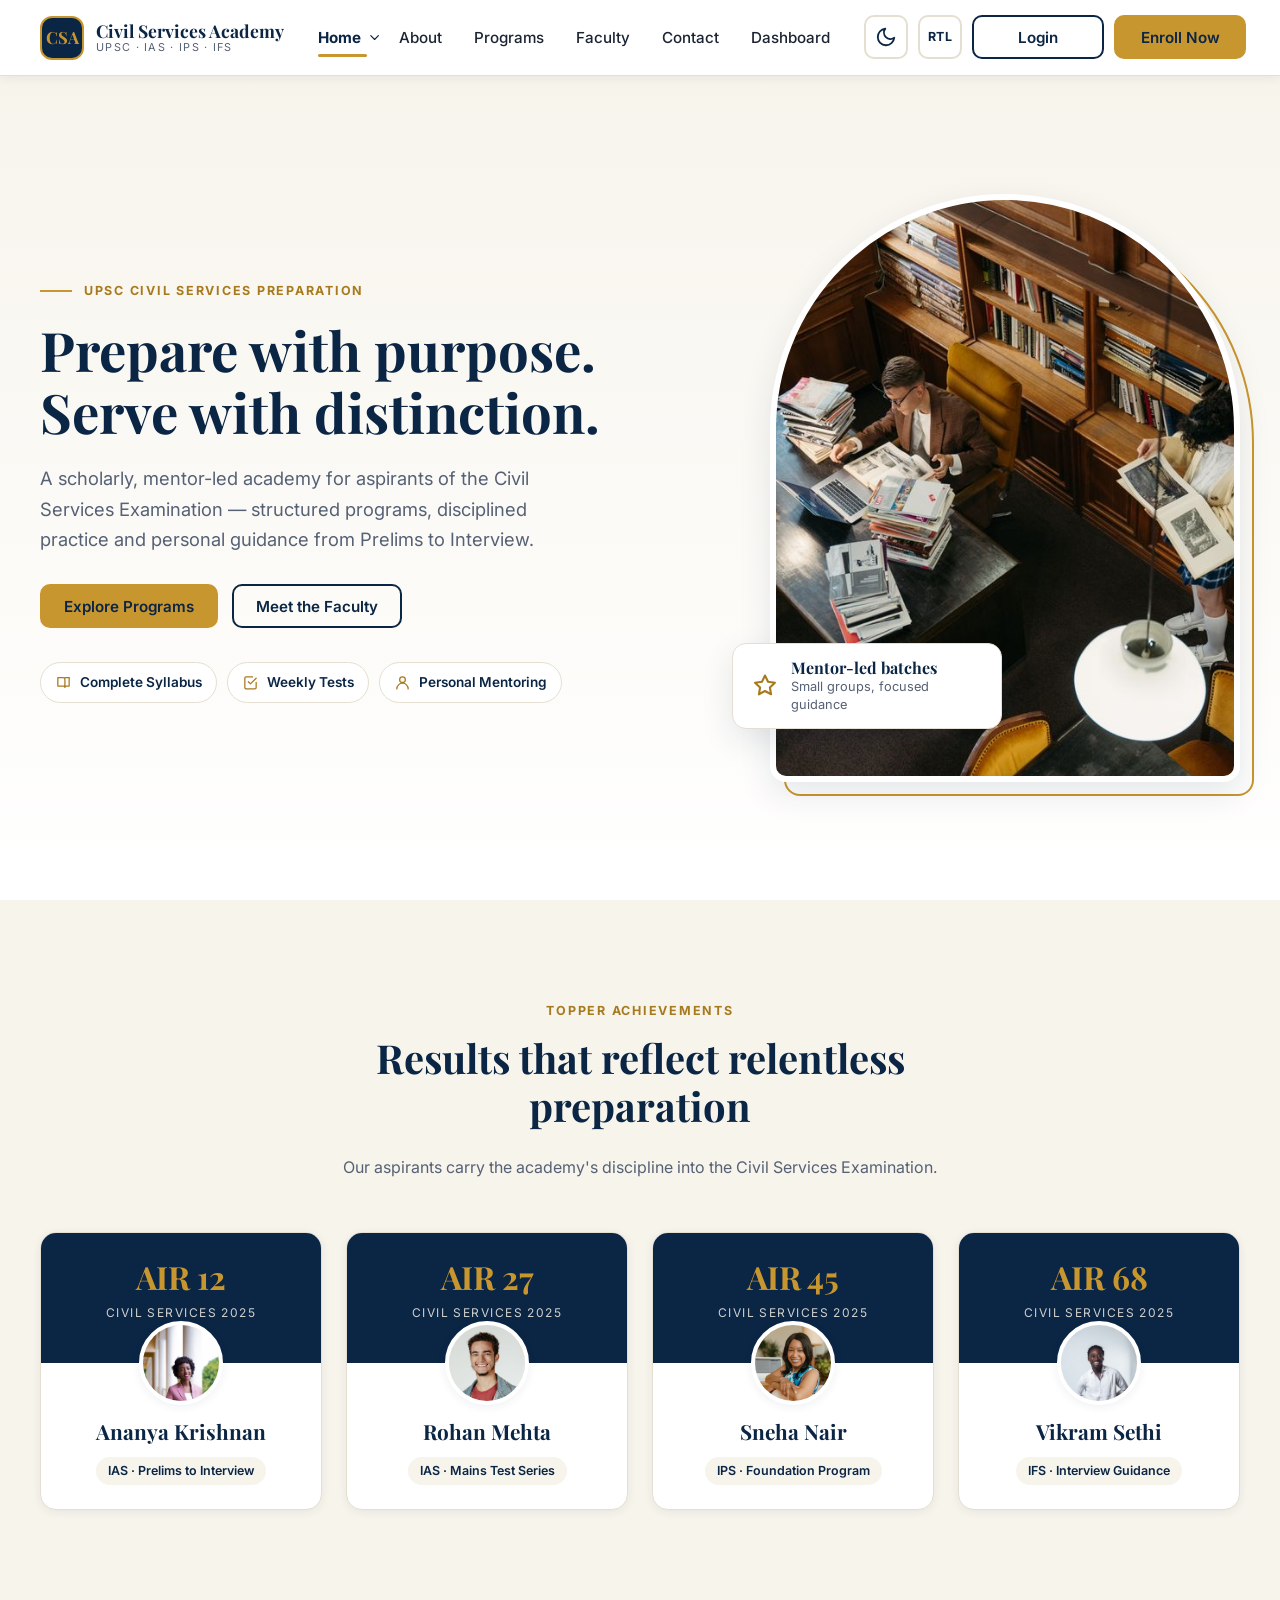
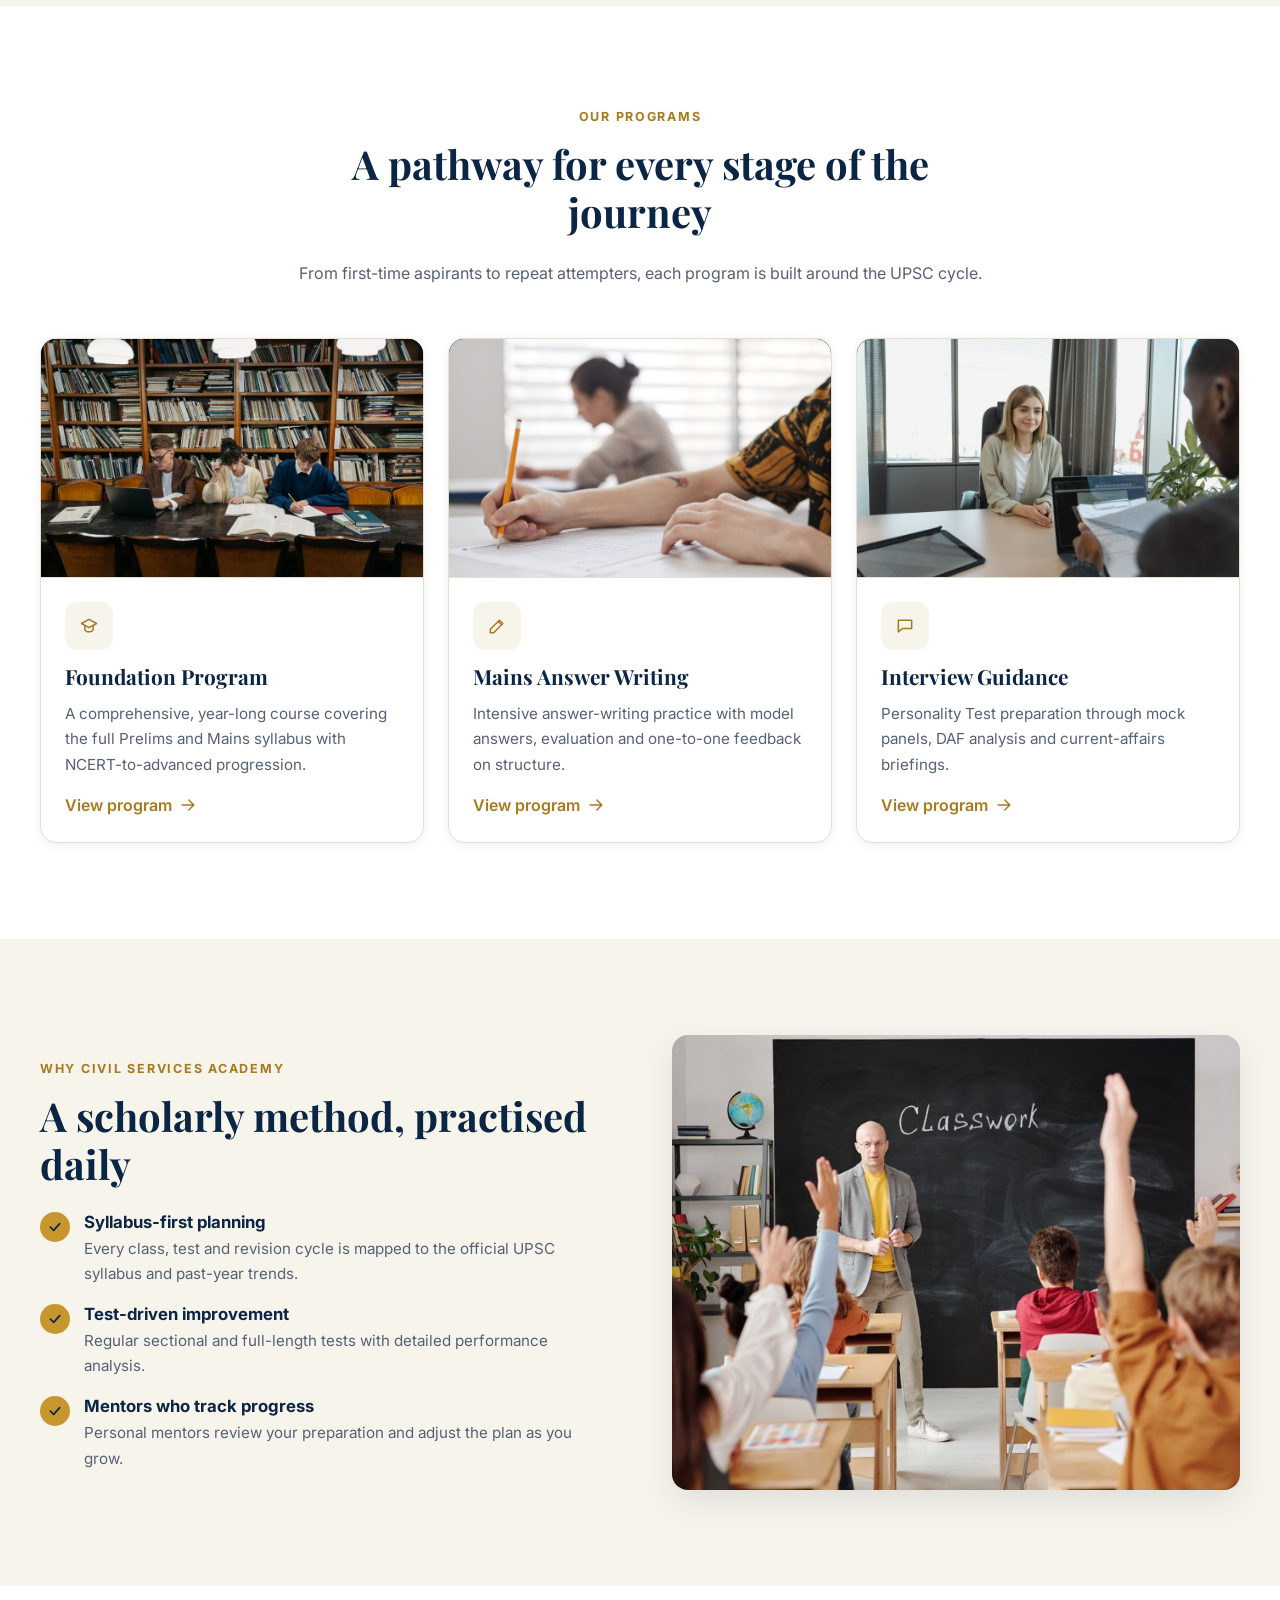
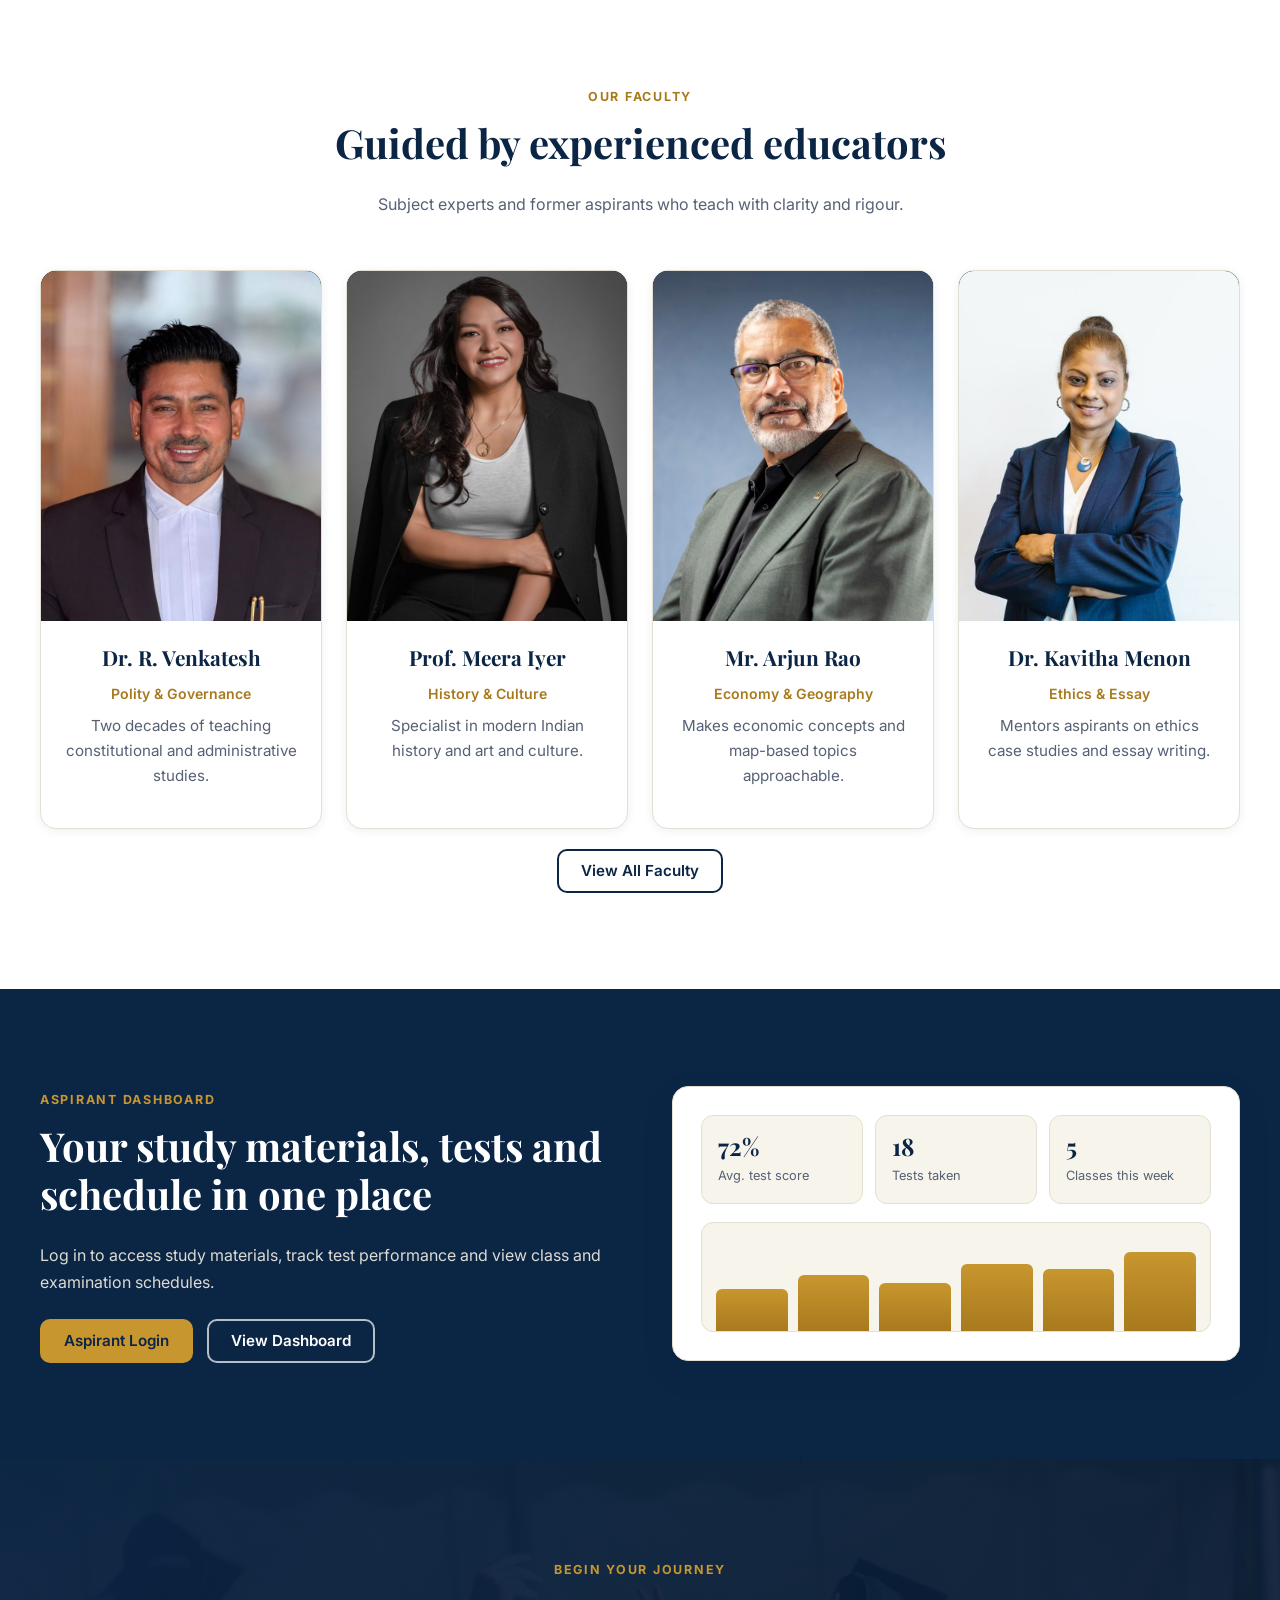
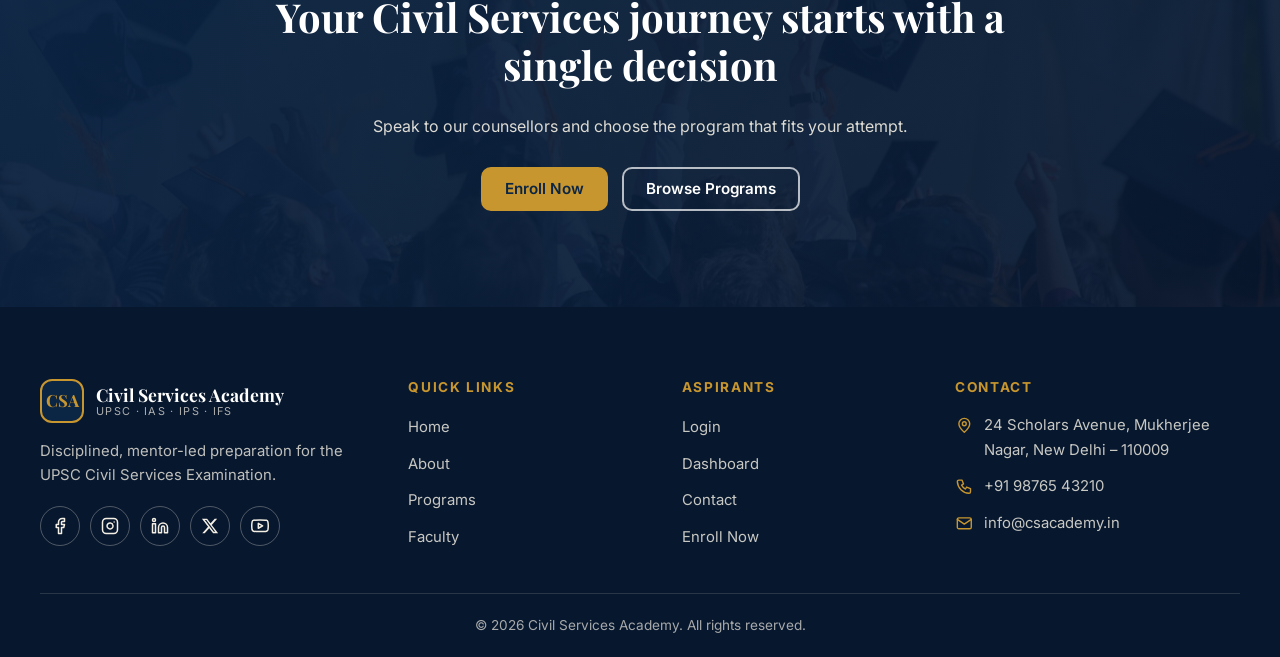
<file: index.html>
<!DOCTYPE html>
<html lang="en" dir="ltr" data-theme="light">
<head>
  <meta charset="utf-8">
  <meta name="viewport" content="width=device-width, initial-scale=1">
  <title>Civil Services Academy — UPSC Coaching | Home</title>
  <link rel="icon" type="image/svg+xml" href="assets/images/favicon.svg">
  <link rel="alternate icon" type="image/png" href="assets/images/favicon.png">
  <meta name="description" content="Mentor-led UPSC Civil Services coaching with structured programs, expert faculty and an aspirant dashboard.">
  <link rel="preconnect" href="https://fonts.googleapis.com">
  <link rel="preconnect" href="https://fonts.gstatic.com" crossorigin>
  <link href="https://fonts.googleapis.com/css2?family=Inter:wght@400;500;600;700&family=Playfair+Display:wght@600;700&display=swap" rel="stylesheet">
  <link rel="stylesheet" href="assets/css/style.css">
  <link rel="stylesheet" href="assets/css/responsive.css">
  <script>
    (function () {
      try {
        var d = document.documentElement;
        d.setAttribute("data-theme", localStorage.getItem("csa-theme") || "light");
        d.setAttribute("dir", localStorage.getItem("csa-dir") || "ltr");
      } catch (e) {}
    })();
  </script>
</head>
<body data-page="home">
  <div id="site-header"></div>

  <main id="main">

    <!-- 1. Hero -->
    <section class="hero-home" aria-labelledby="h-hero">
      <div class="container hero-grid">
        <div class="hero-copy">
          <span class="eyebrow">UPSC Civil Services Preparation</span>
          <h1 id="h-hero">Prepare with purpose. Serve with distinction.</h1>
          <p class="lead">A scholarly, mentor-led academy for aspirants of the Civil Services Examination — structured programs, disciplined practice and personal guidance from Prelims to Interview.</p>
          <div class="btn-row">
            <a class="btn btn-primary" href="programs.html">Explore Programs</a>
            <a class="btn btn-outline" href="faculty.html">Meet the Faculty</a>
          </div>
          <ul class="pillars" aria-label="Academy highlights">
            <li class="pillar"><svg class="icon" viewBox="0 0 24 24" aria-hidden="true"><path d="M4 5h7a3 3 0 0 1 3 3v11a2 2 0 0 0-2-2H4zM20 5h-6"/><path d="M20 5v12h-6"/></svg>Complete Syllabus</li>
            <li class="pillar"><svg class="icon" viewBox="0 0 24 24" aria-hidden="true"><path d="M9 11l3 3 8-8"/><path d="M20 12v7a2 2 0 0 1-2 2H6a2 2 0 0 1-2-2V6a2 2 0 0 1 2-2h9"/></svg>Weekly Tests</li>
            <li class="pillar"><svg class="icon" viewBox="0 0 24 24" aria-hidden="true"><circle cx="12" cy="8" r="4"/><path d="M4 21a8 8 0 0 1 16 0"/></svg>Personal Mentoring</li>
          </ul>
        </div>
        <div class="hero-visual">
          <div class="media" role="img" aria-label="Aspirants studying together in the academy library" style="background-image:url('assets/images/9572479.jpeg'),linear-gradient(160deg,var(--navy-2),var(--navy-deep));"></div>
          <div class="hero-badge">
            <svg class="icon" viewBox="0 0 24 24" aria-hidden="true"><path d="M12 3l2.6 5.3 5.9.9-4.3 4.1 1 5.8L12 16.3 6.8 19.1l1-5.8L3.5 9.2l5.9-.9z"/></svg>
            <div><strong>Mentor-led batches</strong><span>Small groups, focused guidance</span></div>
          </div>
        </div>
      </div>
    </section>

    <!-- 2. Topper achievements -->
    <section class="section alt" aria-labelledby="h-toppers">
      <div class="container">
        <div class="section-head">
          <span class="eyebrow">Topper Achievements</span>
          <h2 id="h-toppers">Results that reflect relentless preparation</h2>
          <p>Our aspirants carry the academy's discipline into the Civil Services Examination.</p>
        </div>
        <div class="grid grid-4">
          <article class="card topper-card">
            <div class="topper-top"><span class="rank">AIR 12</span><span class="rank-label">Civil Services 2025</span></div>
            <div class="card-body"><div class="avatar"><img src="assets/images/18809829.jpeg" alt="Portrait of Ananya Krishnan" width="84" height="84" loading="lazy"></div><h3>Ananya Krishnan</h3><span class="tag">IAS · Prelims to Interview</span></div>
          </article>
          <article class="card topper-card">
            <div class="topper-top"><span class="rank">AIR 27</span><span class="rank-label">Civil Services 2025</span></div>
            <div class="card-body"><div class="avatar"><img src="assets/images/19456424.jpeg" alt="Portrait of Rohan Mehta" width="84" height="84" loading="lazy"></div><h3>Rohan Mehta</h3><span class="tag">IAS · Mains Test Series</span></div>
          </article>
          <article class="card topper-card">
            <div class="topper-top"><span class="rank">AIR 45</span><span class="rank-label">Civil Services 2025</span></div>
            <div class="card-body"><div class="avatar"><img src="assets/images/8279501.jpeg" alt="Portrait of Sneha Nair" width="84" height="84" loading="lazy"></div><h3>Sneha Nair</h3><span class="tag">IPS · Foundation Program</span></div>
          </article>
          <article class="card topper-card">
            <div class="topper-top"><span class="rank">AIR 68</span><span class="rank-label">Civil Services 2025</span></div>
            <div class="card-body"><div class="avatar"><img src="assets/images/33971228.jpeg" alt="Portrait of Vikram Sethi" width="84" height="84" loading="lazy"></div><h3>Vikram Sethi</h3><span class="tag">IFS · Interview Guidance</span></div>
          </article>
        </div>
      </div>
    </section>

    <!-- 3. Programs -->
    <section class="section" aria-labelledby="h-programs">
      <div class="container">
        <div class="section-head">
          <span class="eyebrow">Our Programs</span>
          <h2 id="h-programs">A pathway for every stage of the journey</h2>
          <p>From first-time aspirants to repeat attempters, each program is built around the UPSC cycle.</p>
        </div>
        <div class="grid grid-3">
          <article class="card program-card">
            <div class="media r-16-10" role="img" aria-label="Foundation classroom session" style="background-image:url('assets/images/9572688.jpeg'),linear-gradient(150deg,var(--navy-2),var(--navy-deep));"></div>
            <div class="card-body">
              <div class="program-icon"><svg class="icon" viewBox="0 0 24 24" aria-hidden="true"><path d="M3 9l9-5 9 5-9 5z"/><path d="M7 11.5V16c0 1.5 2.2 3 5 3s5-1.500 5-3v-4.500"/></svg></div>
              <h3>Foundation Program</h3>
              <p>A comprehensive, year-long course covering the full Prelims and Mains syllabus with NCERT-to-advanced progression.</p>
              <a class="link-arrow" href="programs.html">View program <svg class="icon flip" viewBox="0 0 24 24" aria-hidden="true"><path d="M5 12h14M13 6l6 6-6 6"/></svg></a>
            </div>
          </article>
          <article class="card program-card">
            <div class="media r-16-10" role="img" aria-label="Answer writing practice" style="background-image:url('assets/images/6683673.jpeg'),linear-gradient(150deg,var(--navy-2),var(--navy-deep));"></div>
            <div class="card-body">
              <div class="program-icon"><svg class="icon" viewBox="0 0 24 24" aria-hidden="true"><path d="M4 20h4L19 9l-4-4L4 16z"/><path d="M13.500 6.500l4 4"/></svg></div>
              <h3>Mains Answer Writing</h3>
              <p>Intensive answer-writing practice with model answers, evaluation and one-to-one feedback on structure.</p>
              <a class="link-arrow" href="programs.html">View program <svg class="icon flip" viewBox="0 0 24 24" aria-hidden="true"><path d="M5 12h14M13 6l6 6-6 6"/></svg></a>
            </div>
          </article>
          <article class="card program-card">
            <div class="media r-16-10" role="img" aria-label="Interview preparation panel" style="background-image:url('assets/images/5439148.jpeg'),linear-gradient(150deg,var(--navy-2),var(--navy-deep));"></div>
            <div class="card-body">
              <div class="program-icon"><svg class="icon" viewBox="0 0 24 24" aria-hidden="true"><path d="M4 5h16v10H9l-5 4z"/></svg></div>
              <h3>Interview Guidance</h3>
              <p>Personality Test preparation through mock panels, DAF analysis and current-affairs briefings.</p>
              <a class="link-arrow" href="programs.html">View program <svg class="icon flip" viewBox="0 0 24 24" aria-hidden="true"><path d="M5 12h14M13 6l6 6-6 6"/></svg></a>
            </div>
          </article>
        </div>
      </div>
    </section>

    <!-- 4. Why the academy -->
    <section class="section alt" aria-labelledby="h-why">
      <div class="container split">
        <div>
          <span class="eyebrow">Why Civil Services Academy</span>
          <h2 id="h-why">A scholarly method, practised daily</h2>
          <ul class="check-list">
            <li><span class="tick"><svg class="icon" viewBox="0 0 24 24" aria-hidden="true"><path d="M5 12l5 5 9-10"/></svg></span><div><h3>Syllabus-first planning</h3><p>Every class, test and revision cycle is mapped to the official UPSC syllabus and past-year trends.</p></div></li>
            <li><span class="tick"><svg class="icon" viewBox="0 0 24 24" aria-hidden="true"><path d="M5 12l5 5 9-10"/></svg></span><div><h3>Test-driven improvement</h3><p>Regular sectional and full-length tests with detailed performance analysis.</p></div></li>
            <li><span class="tick"><svg class="icon" viewBox="0 0 24 24" aria-hidden="true"><path d="M5 12l5 5 9-10"/></svg></span><div><h3>Mentors who track progress</h3><p>Personal mentors review your preparation and adjust the plan as you grow.</p></div></li>
          </ul>
        </div>
        <div class="media" role="img" aria-label="Faculty teaching in a lecture hall" style="background-image:url('assets/images/5212337.jpeg'),linear-gradient(150deg,var(--navy-2),var(--navy-deep));"></div>
      </div>
    </section>

    <!-- 5. Faculty -->
    <section class="section" aria-labelledby="h-faculty">
      <div class="container">
        <div class="section-head">
          <span class="eyebrow">Our Faculty</span>
          <h2 id="h-faculty">Guided by experienced educators</h2>
          <p>Subject experts and former aspirants who teach with clarity and rigour.</p>
        </div>
        <div class="grid grid-4">
          <article class="card faculty-card">
            <div class="media r-4-5" role="img" aria-label="Portrait of Dr. R. Venkatesh" style="background-image:url('assets/images/38889899.jpeg'),linear-gradient(160deg,var(--navy-2),var(--navy-deep));"></div>
            <div class="card-body"><h3>Dr. R. Venkatesh</h3><p class="role">Polity &amp; Governance</p><p>Two decades of teaching constitutional and administrative studies.</p></div>
          </article>
          <article class="card faculty-card">
            <div class="media r-4-5" role="img" aria-label="Portrait of Prof. Meera Iyer" style="background-image:url('assets/images/34381970.jpeg'),linear-gradient(160deg,var(--navy-2),var(--navy-deep));"></div>
            <div class="card-body"><h3>Prof. Meera Iyer</h3><p class="role">History &amp; Culture</p><p>Specialist in modern Indian history and art and culture.</p></div>
          </article>
          <article class="card faculty-card">
            <div class="media r-4-5" role="img" aria-label="Portrait of Mr. Arjun Rao" style="background-image:url('assets/images/34461415.jpeg'),linear-gradient(160deg,var(--navy-2),var(--navy-deep));"></div>
            <div class="card-body"><h3>Mr. Arjun Rao</h3><p class="role">Economy &amp; Geography</p><p>Makes economic concepts and map-based topics approachable.</p></div>
          </article>
          <article class="card faculty-card">
            <div class="media r-4-5" role="img" aria-label="Portrait of Dr. Kavitha Menon" style="background-image:url('assets/images/7580821.jpeg'),linear-gradient(160deg,var(--navy-2),var(--navy-deep));"></div>
            <div class="card-body"><h3>Dr. Kavitha Menon</h3><p class="role">Ethics &amp; Essay</p><p>Mentors aspirants on ethics case studies and essay writing.</p></div>
          </article>
        </div>
        <div class="btn-row" style="justify-content:center;margin-top:20px"><a class="btn btn-outline" href="faculty.html">View All Faculty</a></div>
      </div>
    </section>

    <!-- 6. Aspirant dashboard preview -->
    <section class="section navy" aria-labelledby="h-dash">
      <div class="container split">
        <div>
          <span class="eyebrow">Aspirant Dashboard</span>
          <h2 id="h-dash">Your study materials, tests and schedule in one place</h2>
          <p style="opacity:.9">Log in to access study materials, track test performance and view class and examination schedules.</p>
          <div class="btn-row" style="margin-top:24px"><a class="btn btn-primary" href="login.html">Aspirant Login</a><a class="btn btn-light" href="dashboard.html">View Dashboard</a></div>
        </div>
        <div class="dash-preview" aria-label="Aspirant dashboard preview" style="color:var(--text)">
          <div class="grid grid-3" style="gap:12px">
            <div class="mini-stat"><span class="num">72%</span><span class="lbl">Avg. test score</span></div>
            <div class="mini-stat"><span class="num">18</span><span class="lbl">Tests taken</span></div>
            <div class="mini-stat"><span class="num">5</span><span class="lbl">Classes this week</span></div>
          </div>
          <div class="bars" aria-hidden="true"><span style="height:45%"></span><span style="height:60%"></span><span style="height:52%"></span><span style="height:72%"></span><span style="height:66%"></span><span style="height:84%"></span></div>
        </div>
      </div>
    </section>

    <!-- 7. Call to action -->
    <section class="section cta-band" aria-labelledby="h-cta">
      <div class="container">
        <span class="eyebrow">Begin Your Journey</span>
        <h2 id="h-cta">Your Civil Services journey starts with a single decision</h2>
        <p>Speak to our counsellors and choose the program that fits your attempt.</p>
        <div class="btn-row"><a class="btn btn-primary" href="contact.html">Enroll Now</a><a class="btn btn-light" href="programs.html">Browse Programs</a></div>
      </div>
    </section>

  </main>

  <div id="site-footer"></div>
  <script src="assets/js/main.js"></script>
</body>
</html>
</file>
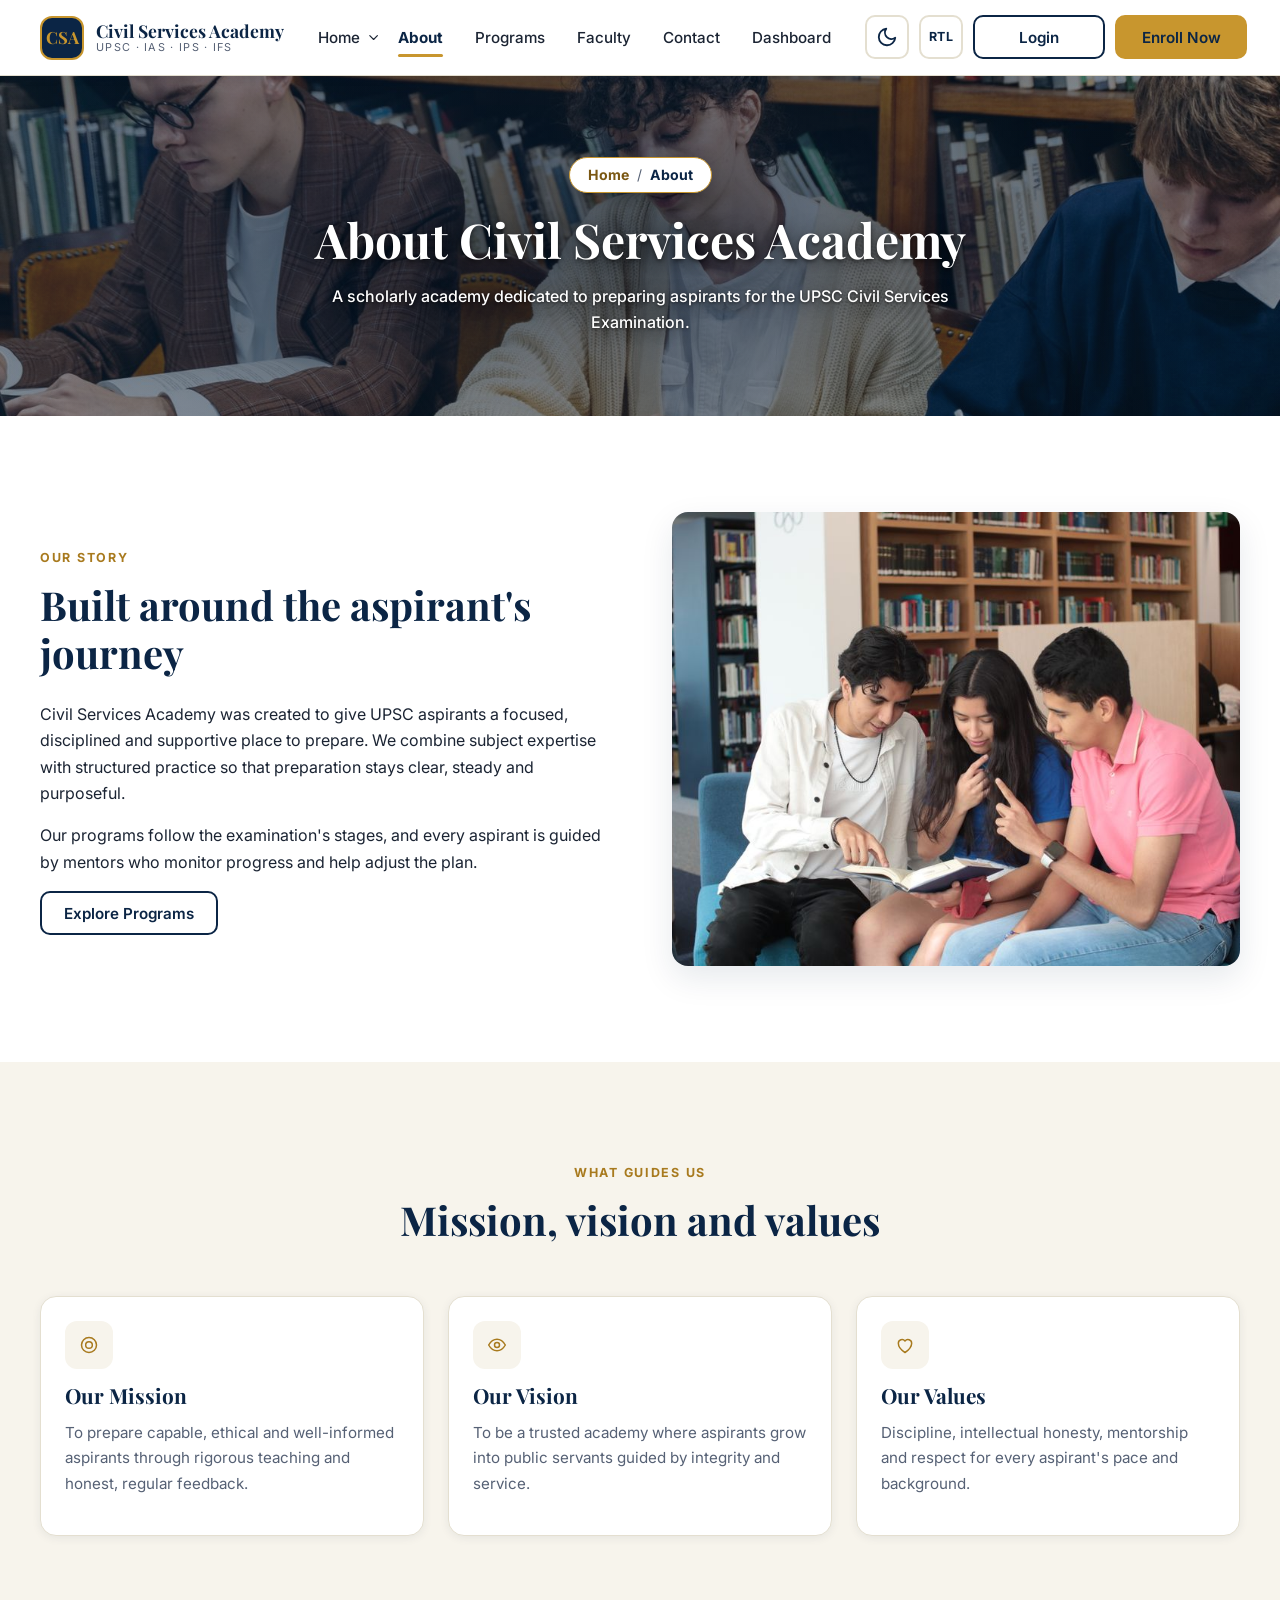
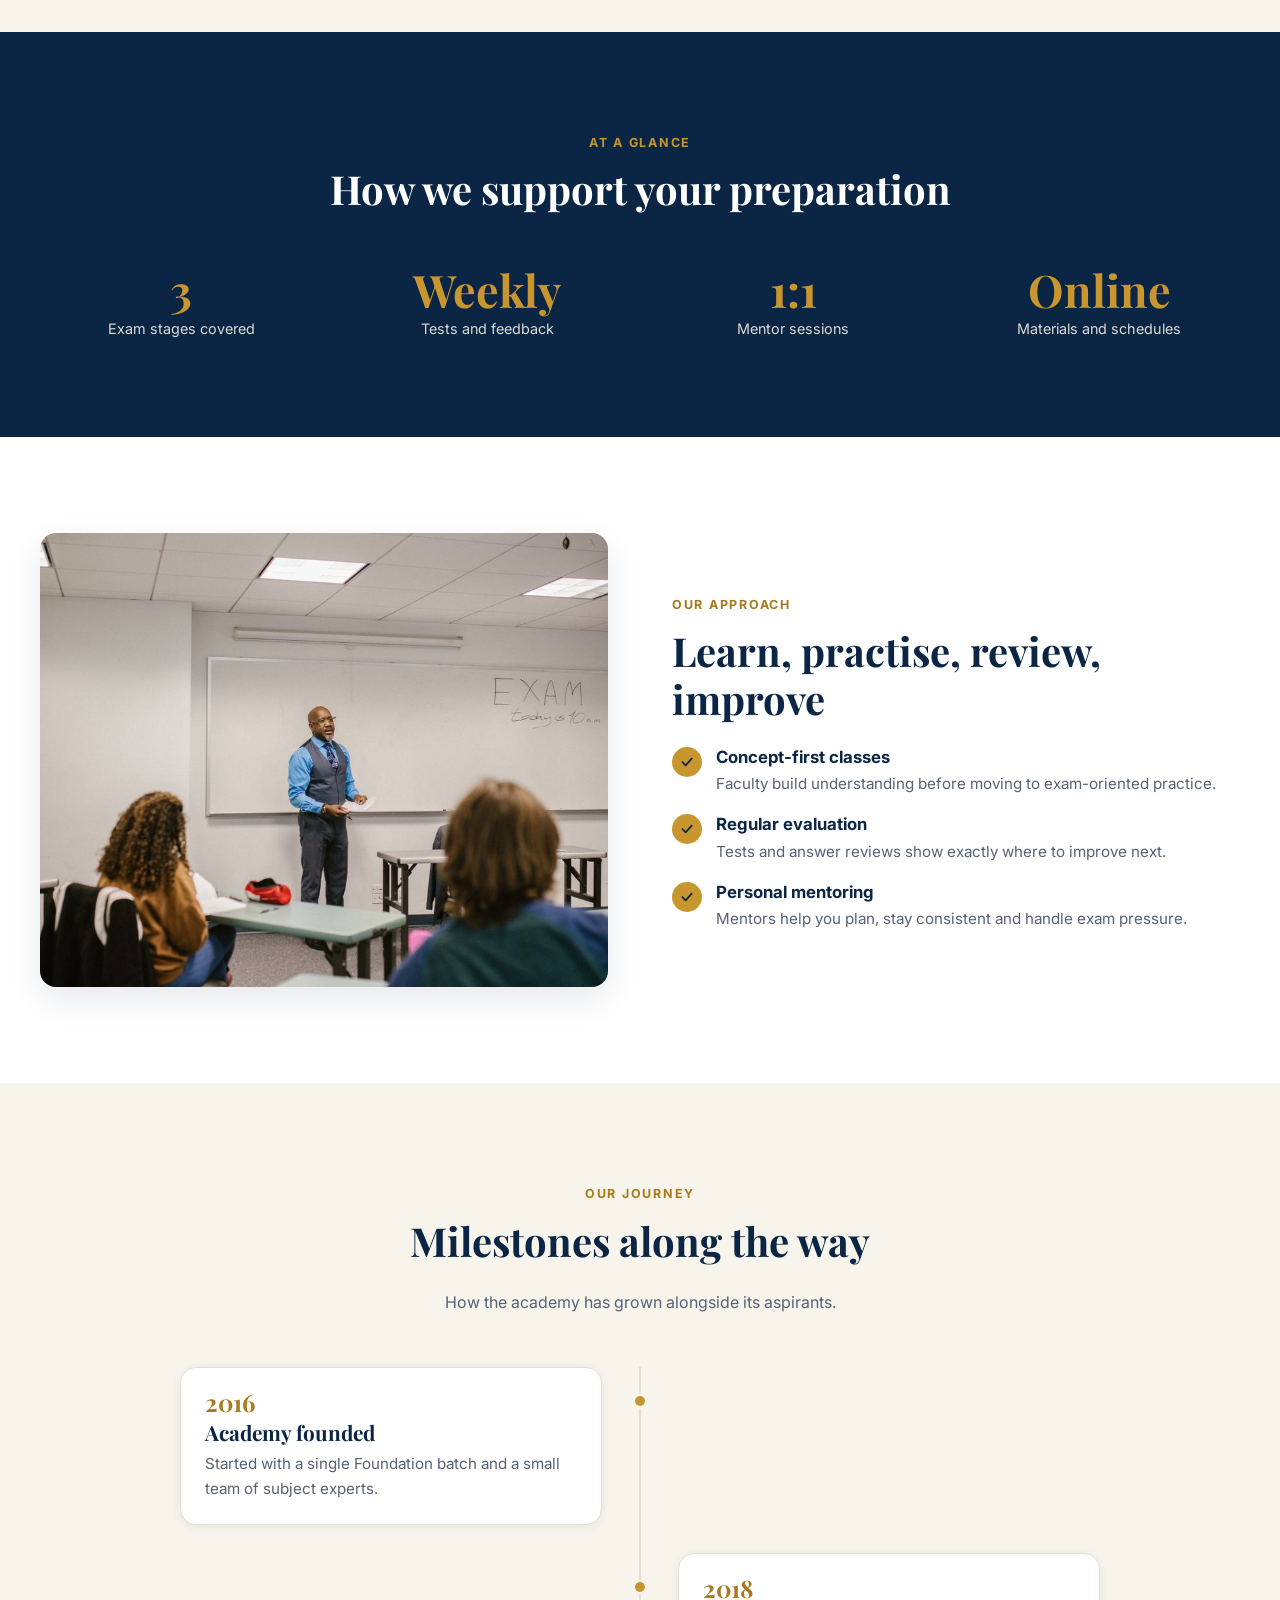
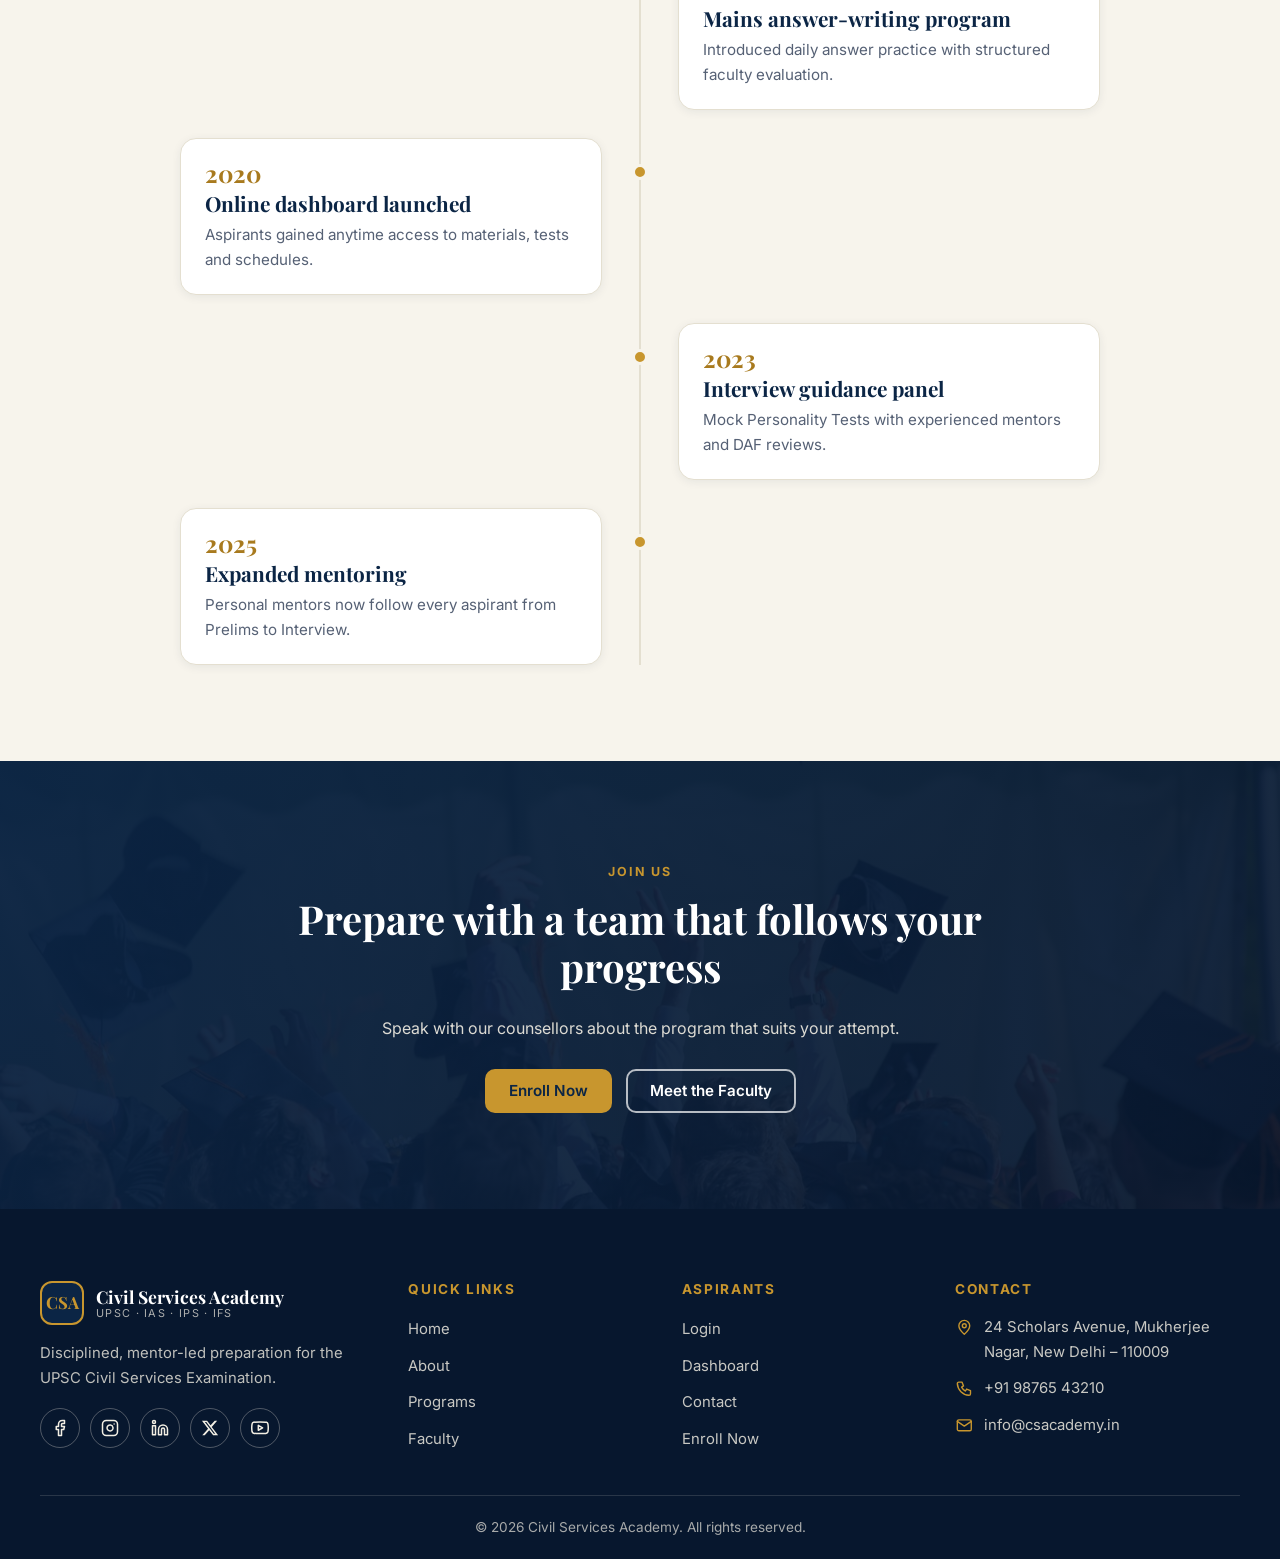
<file: about.html>
<!DOCTYPE html>
<html lang="en" dir="ltr" data-theme="light">
<head>
  <meta charset="utf-8">
  <meta name="viewport" content="width=device-width, initial-scale=1">
  <title>About — Civil Services Academy</title>
  <link rel="icon" type="image/svg+xml" href="assets/images/favicon.svg">
  <link rel="alternate icon" type="image/png" href="assets/images/favicon.png">
  <meta name="description" content="Learn about Civil Services Academy, our mission and our approach to UPSC preparation.">
  <link rel="preconnect" href="https://fonts.googleapis.com">
  <link rel="preconnect" href="https://fonts.gstatic.com" crossorigin>
  <link href="https://fonts.googleapis.com/css2?family=Inter:wght@400;500;600;700&family=Playfair+Display:wght@600;700&display=swap" rel="stylesheet">
  <link rel="stylesheet" href="assets/css/style.css">
  <link rel="stylesheet" href="assets/css/responsive.css">
  <script>(function(){try{var d=document.documentElement;d.setAttribute("data-theme",localStorage.getItem("csa-theme")||"light");d.setAttribute("dir",localStorage.getItem("csa-dir")||"ltr");}catch(e){}})();</script>
</head>
<body data-page="about">
  <div id="site-header"></div>

  <main id="main">

    <!-- 1. Page hero -->
    <section class="page-hero" style="--hero-img:url('../images/9572700.jpeg')" aria-labelledby="h-hero">
      <div class="container">
        <nav class="crumbs" aria-label="Breadcrumb"><a href="index.html">Home</a><span aria-hidden="true">/</span><span>About</span></nav>
        <h1 id="h-hero">About Civil Services Academy</h1>
        <p>A scholarly academy dedicated to preparing aspirants for the UPSC Civil Services Examination.</p>
      </div>
    </section>

    <!-- 2. Our story -->
    <section class="section" aria-labelledby="h-story">
      <div class="container split">
        <div>
          <span class="eyebrow">Our Story</span>
          <h2 id="h-story">Built around the aspirant's journey</h2>
          <p>Civil Services Academy was created to give UPSC aspirants a focused, disciplined and supportive place to prepare. We combine subject expertise with structured practice so that preparation stays clear, steady and purposeful.</p>
          <p>Our programs follow the examination's stages, and every aspirant is guided by mentors who monitor progress and help adjust the plan.</p>
          <a class="btn btn-outline" href="programs.html">Explore Programs</a>
        </div>
        <div class="media" role="img" aria-label="Aspirants in a study session" style="background-image:url('assets/images/16420457.jpeg'),linear-gradient(150deg,var(--navy-2),var(--navy-deep));"></div>
      </div>
    </section>

    <!-- 3. Mission, vision, values -->
    <section class="section alt" aria-labelledby="h-mvv">
      <div class="container">
        <div class="section-head">
          <span class="eyebrow">What Guides Us</span>
          <h2 id="h-mvv">Mission, vision and values</h2>
        </div>
        <div class="grid grid-3">
          <article class="card feature-card"><div class="card-body"><div class="program-icon"><svg class="icon" viewBox="0 0 24 24" aria-hidden="true"><circle cx="12" cy="12" r="9"/><circle cx="12" cy="12" r="4"/></svg></div><h3>Our Mission</h3><p>To prepare capable, ethical and well-informed aspirants through rigorous teaching and honest, regular feedback.</p></div></article>
          <article class="card feature-card"><div class="card-body"><div class="program-icon"><svg class="icon" viewBox="0 0 24 24" aria-hidden="true"><path d="M2 12s4-7 10-7 10 7 10 7-4 7-10 7S2 12 2 12z"/><circle cx="12" cy="12" r="3"/></svg></div><h3>Our Vision</h3><p>To be a trusted academy where aspirants grow into public servants guided by integrity and service.</p></div></article>
          <article class="card feature-card"><div class="card-body"><div class="program-icon"><svg class="icon" viewBox="0 0 24 24" aria-hidden="true"><path d="M12 21s-8-5-8-11a4.500 4.500 0 0 1 8-2.800A4.500 4.500 0 0 1 20 10c0 6-8 11-8 11z"/></svg></div><h3>Our Values</h3><p>Discipline, intellectual honesty, mentorship and respect for every aspirant's pace and background.</p></div></article>
        </div>
      </div>
    </section>

    <!-- 4. Highlights -->
    <section class="section navy" aria-labelledby="h-stats">
      <div class="container">
        <div class="section-head">
          <span class="eyebrow">At a Glance</span>
          <h2 id="h-stats">How we support your preparation</h2>
        </div>
        <div class="stats-bar">
          <div class="stat"><span class="num">3</span><span class="lbl">Exam stages covered</span></div>
          <div class="stat"><span class="num">Weekly</span><span class="lbl">Tests and feedback</span></div>
          <div class="stat"><span class="num">1:1</span><span class="lbl">Mentor sessions</span></div>
          <div class="stat"><span class="num">Online</span><span class="lbl">Materials and schedules</span></div>
        </div>
      </div>
    </section>

    <!-- 5. Teaching method -->
    <section class="section" aria-labelledby="h-method">
      <div class="container split">
        <div class="media" role="img" aria-label="Faculty explaining a topic to aspirants" style="background-image:url('assets/images/7092352.jpeg'),linear-gradient(150deg,var(--navy-2),var(--navy-deep));"></div>
        <div>
          <span class="eyebrow">Our Approach</span>
          <h2 id="h-method">Learn, practise, review, improve</h2>
          <ul class="check-list">
            <li><span class="tick"><svg class="icon" viewBox="0 0 24 24" aria-hidden="true"><path d="M5 12l5 5 9-10"/></svg></span><div><h3>Concept-first classes</h3><p>Faculty build understanding before moving to exam-oriented practice.</p></div></li>
            <li><span class="tick"><svg class="icon" viewBox="0 0 24 24" aria-hidden="true"><path d="M5 12l5 5 9-10"/></svg></span><div><h3>Regular evaluation</h3><p>Tests and answer reviews show exactly where to improve next.</p></div></li>
            <li><span class="tick"><svg class="icon" viewBox="0 0 24 24" aria-hidden="true"><path d="M5 12l5 5 9-10"/></svg></span><div><h3>Personal mentoring</h3><p>Mentors help you plan, stay consistent and handle exam pressure.</p></div></li>
          </ul>
        </div>
      </div>
    </section>

    <!-- 6. Our journey (timeline) -->
    <section class="section alt" aria-labelledby="h-journey">
      <div class="container">
        <div class="section-head">
          <span class="eyebrow">Our Journey</span>
          <h2 id="h-journey">Milestones along the way</h2>
          <p>How the academy has grown alongside its aspirants.</p>
        </div>
        <ol class="timeline">
          <li class="tl-item"><div class="tl-card"><span class="tl-year">2016</span><h3>Academy founded</h3><p>Started with a single Foundation batch and a small team of subject experts.</p></div></li>
          <li class="tl-item"><div class="tl-card"><span class="tl-year">2018</span><h3>Mains answer-writing program</h3><p>Introduced daily answer practice with structured faculty evaluation.</p></div></li>
          <li class="tl-item"><div class="tl-card"><span class="tl-year">2020</span><h3>Online dashboard launched</h3><p>Aspirants gained anytime access to materials, tests and schedules.</p></div></li>
          <li class="tl-item"><div class="tl-card"><span class="tl-year">2023</span><h3>Interview guidance panel</h3><p>Mock Personality Tests with experienced mentors and DAF reviews.</p></div></li>
          <li class="tl-item"><div class="tl-card"><span class="tl-year">2025</span><h3>Expanded mentoring</h3><p>Personal mentors now follow every aspirant from Prelims to Interview.</p></div></li>
        </ol>
      </div>
    </section>

    <!-- 7. CTA -->
    <section class="section cta-band" aria-labelledby="h-cta">
      <div class="container">
        <span class="eyebrow">Join Us</span>
        <h2 id="h-cta">Prepare with a team that follows your progress</h2>
        <p>Speak with our counsellors about the program that suits your attempt.</p>
        <div class="btn-row"><a class="btn btn-primary" href="contact.html">Enroll Now</a><a class="btn btn-light" href="faculty.html">Meet the Faculty</a></div>
      </div>
    </section>

  </main>

  <div id="site-footer"></div>
  <script src="assets/js/main.js"></script>
</body>
</html>
</file>
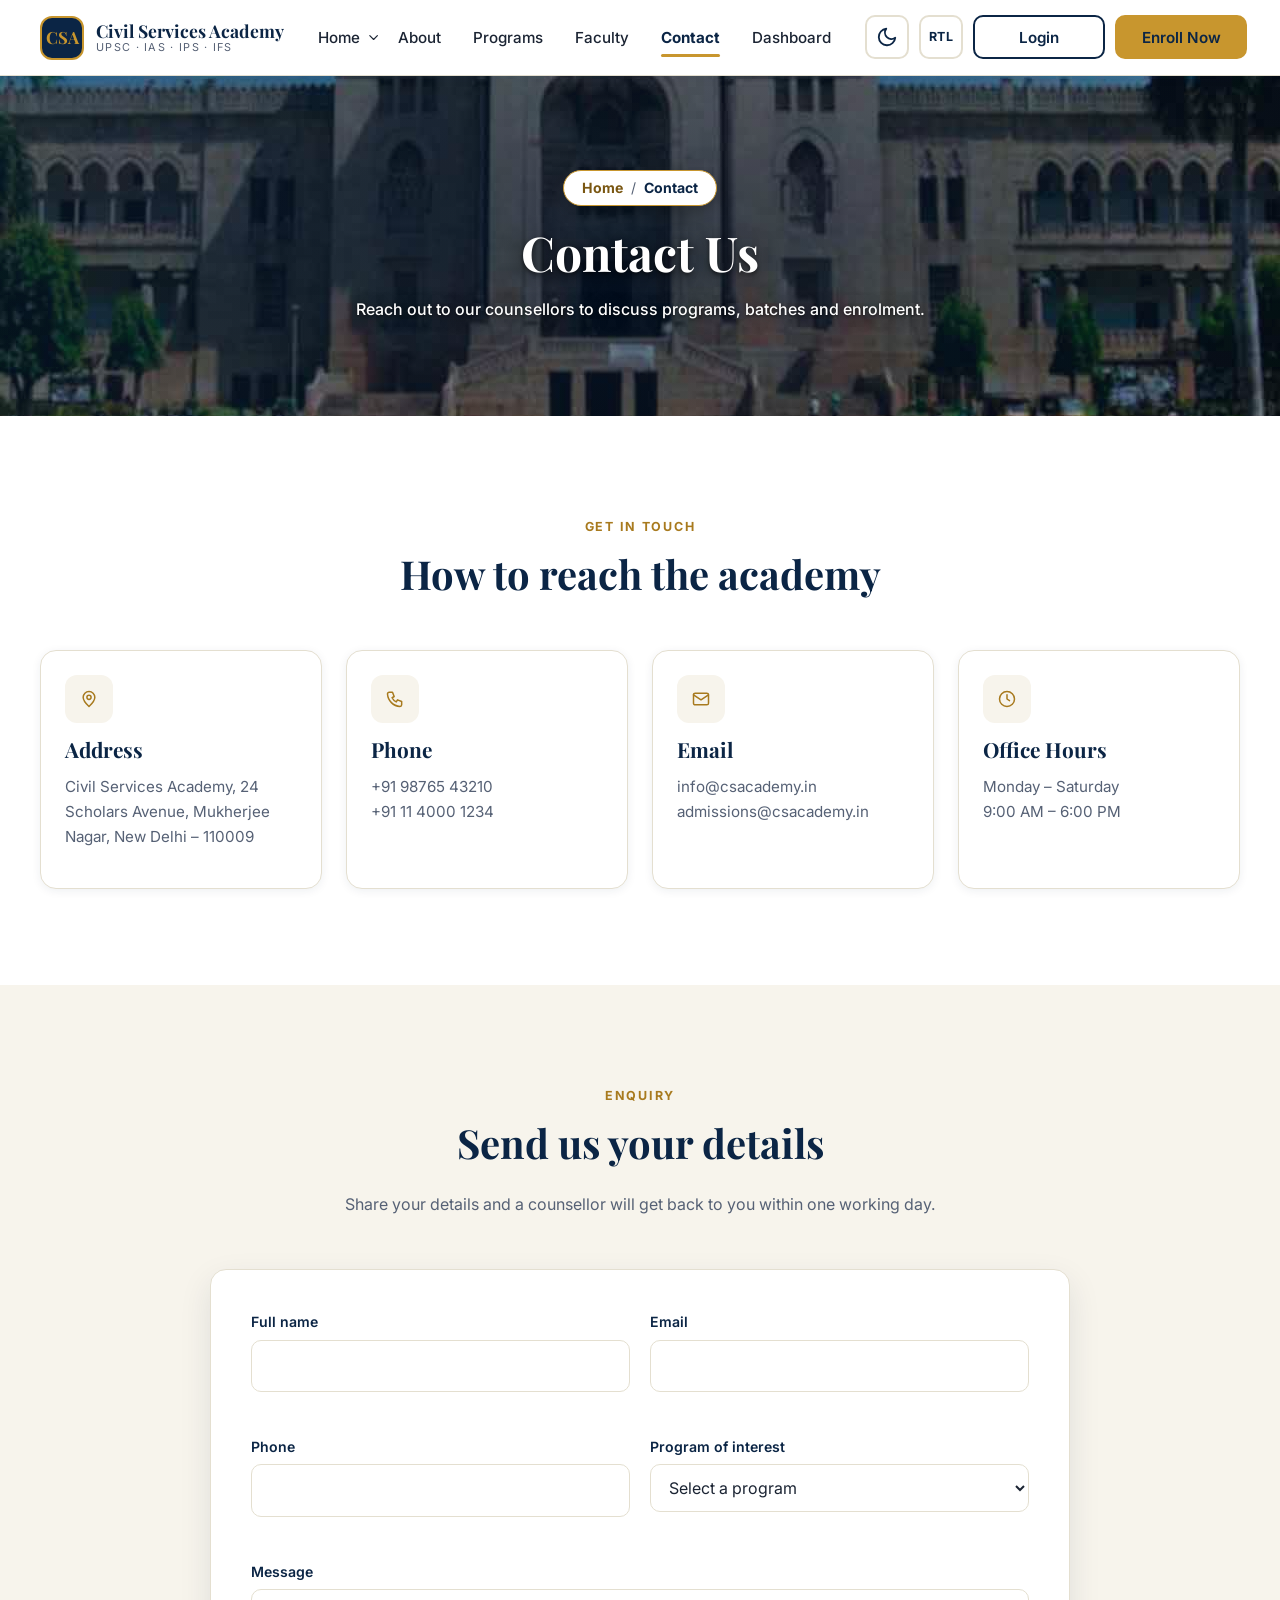
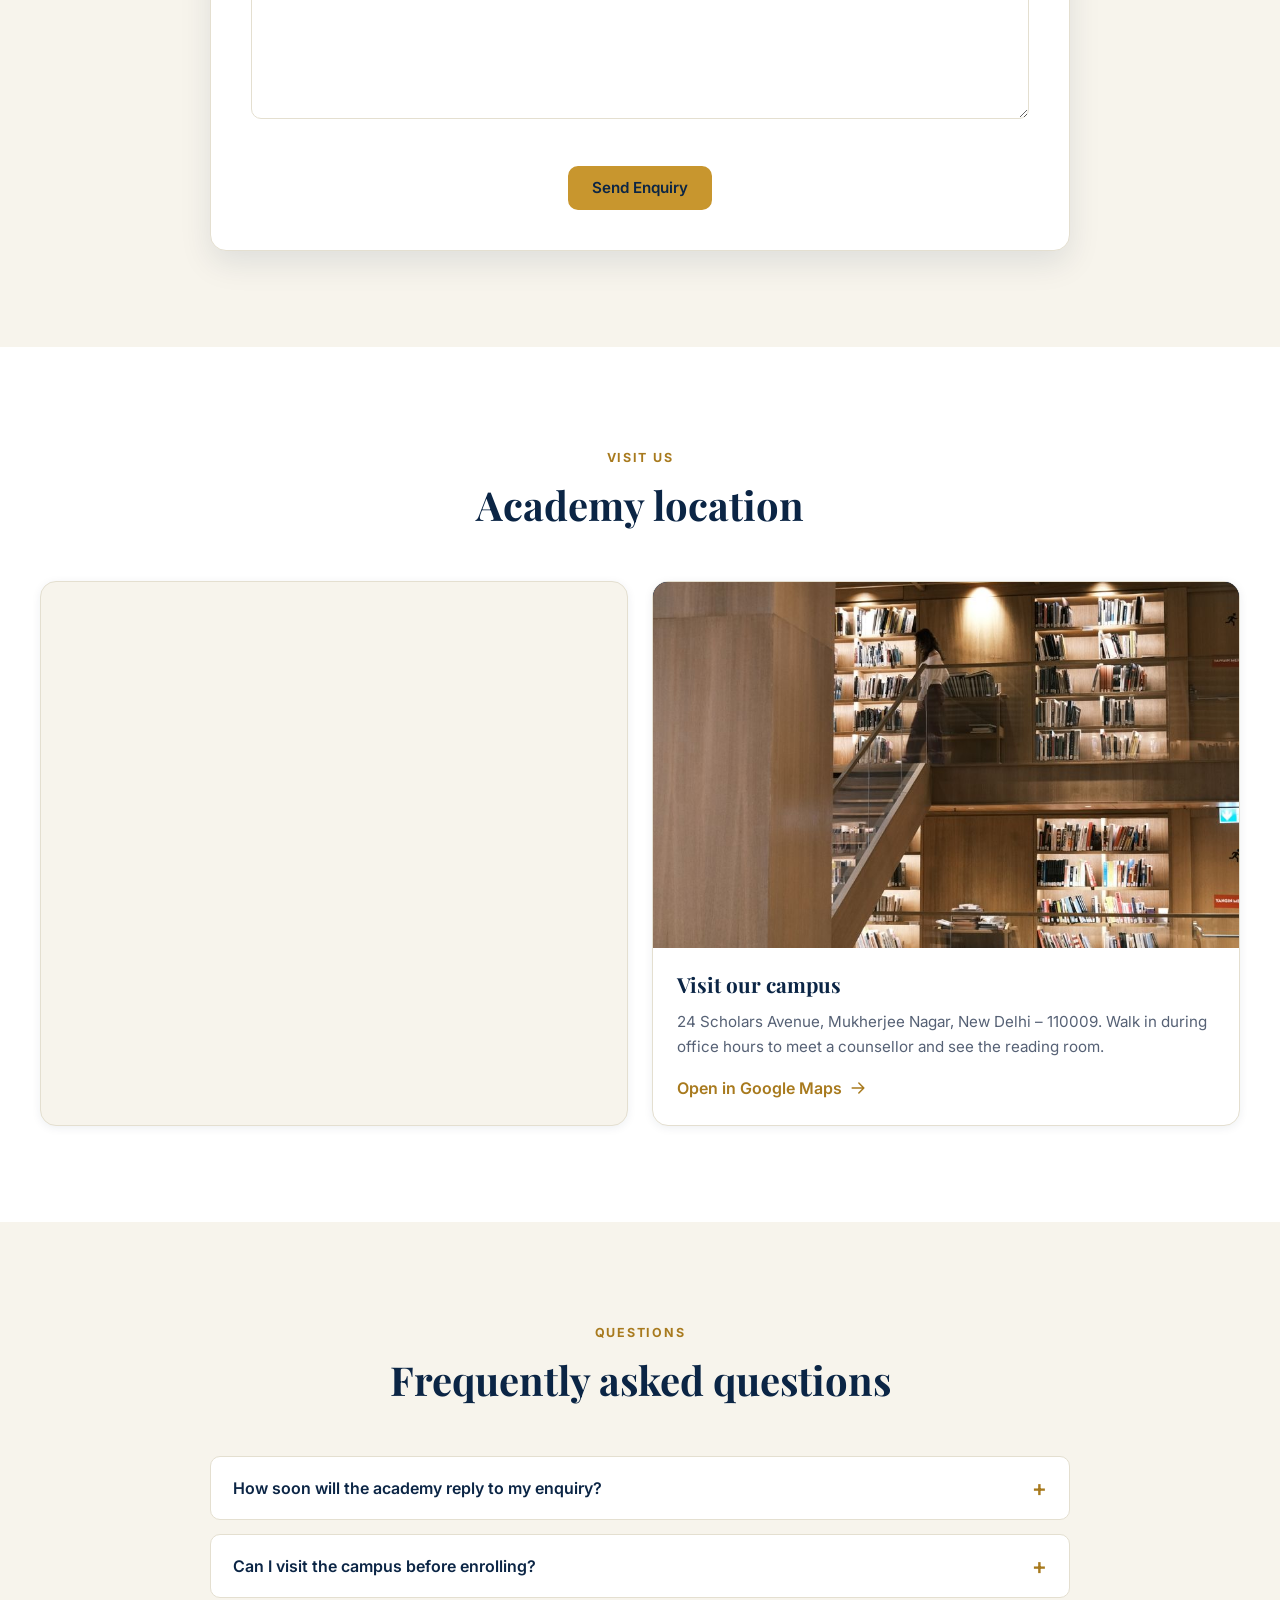
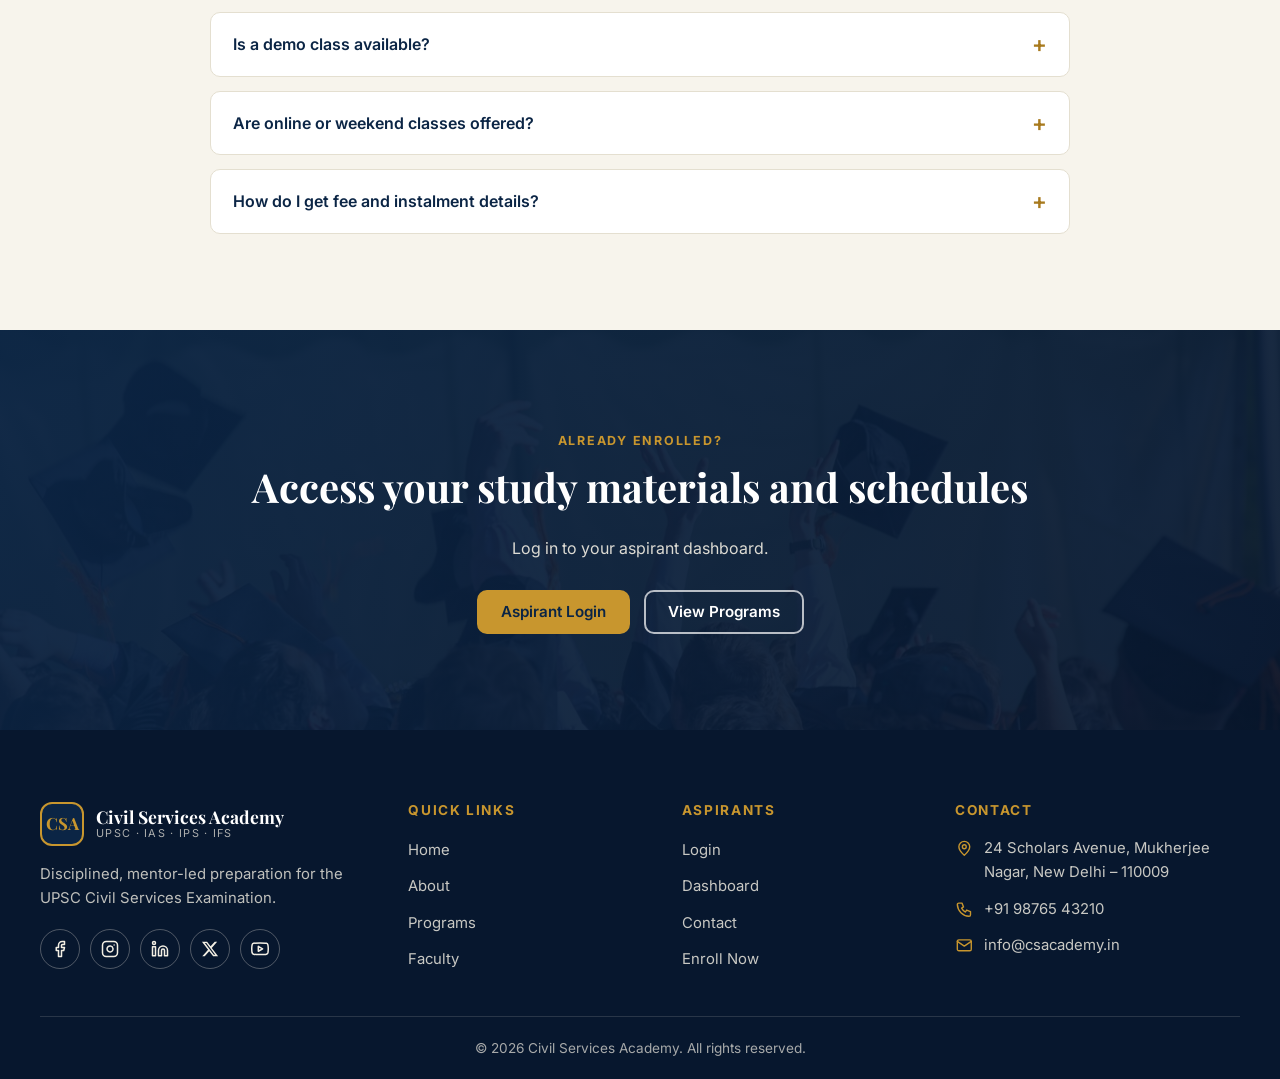
<file: contact.html>
<!DOCTYPE html>
<html lang="en" dir="ltr" data-theme="light">
<head>
  <meta charset="utf-8">
  <meta name="viewport" content="width=device-width, initial-scale=1">
  <title>Contact — Civil Services Academy</title>
  <link rel="icon" type="image/svg+xml" href="assets/images/favicon.svg">
  <link rel="alternate icon" type="image/png" href="assets/images/favicon.png">
  <meta name="description" content="Contact Civil Services Academy to enquire about UPSC coaching programs.">
  <link rel="preconnect" href="https://fonts.googleapis.com">
  <link rel="preconnect" href="https://fonts.gstatic.com" crossorigin>
  <link href="https://fonts.googleapis.com/css2?family=Inter:wght@400;500;600;700&family=Playfair+Display:wght@600;700&display=swap" rel="stylesheet">
  <link rel="stylesheet" href="assets/css/style.css">
  <link rel="stylesheet" href="assets/css/responsive.css">
  <script>(function(){try{var d=document.documentElement;d.setAttribute("data-theme",localStorage.getItem("csa-theme")||"light");d.setAttribute("dir",localStorage.getItem("csa-dir")||"ltr");}catch(e){}})();</script>
</head>
<body data-page="contact">
  <div id="site-header"></div>

  <main id="main">

    <!-- 1. Page hero -->
    <section class="page-hero" style="--hero-img:url('../images/contact-campus.png')" aria-labelledby="h-hero">
      <div class="container">
        <nav class="crumbs" aria-label="Breadcrumb"><a href="index.html">Home</a><span aria-hidden="true">/</span><span>Contact</span></nav>
        <h1 id="h-hero">Contact Us</h1>
        <p>Reach out to our counsellors to discuss programs, batches and enrolment.</p>
      </div>
    </section>

    <!-- 2. Contact information -->
    <section class="section" aria-labelledby="h-info">
      <div class="container">
        <div class="section-head">
          <span class="eyebrow">Get in Touch</span>
          <h2 id="h-info">How to reach the academy</h2>
        </div>
        <div class="grid grid-4">
          <article class="card info-card"><div class="card-body"><div class="program-icon"><svg class="icon" viewBox="0 0 24 24" aria-hidden="true"><path d="M12 21s-7-6.200-7-11a7 7 0 0 1 14 0c0 4.800-7 11-7 11z"/><circle cx="12" cy="10" r="2.500"/></svg></div><h3>Address</h3><p>Civil Services Academy, 24 Scholars Avenue, Mukherjee Nagar, New Delhi – 110009</p></div></article>
          <article class="card info-card"><div class="card-body"><div class="program-icon"><svg class="icon" viewBox="0 0 24 24" aria-hidden="true"><path d="M5 4h4l2 5-2.500 1.500a11 11 0 0 0 5 5L15 13l5 2v4a2 2 0 0 1-2 2A16 16 0 0 1 3 6a2 2 0 0 1 2-2z"/></svg></div><h3>Phone</h3><p>+91 98765 43210<br>+91 11 4000 1234</p></div></article>
          <article class="card info-card"><div class="card-body"><div class="program-icon"><svg class="icon" viewBox="0 0 24 24" aria-hidden="true"><rect x="3" y="5" width="18" height="14" rx="2"/><path d="M3 7l9 6 9-6"/></svg></div><h3>Email</h3><p>info@csacademy.in<br>admissions@csacademy.in</p></div></article>
          <article class="card info-card"><div class="card-body"><div class="program-icon"><svg class="icon" viewBox="0 0 24 24" aria-hidden="true"><circle cx="12" cy="12" r="9"/><path d="M12 7v5l3 2"/></svg></div><h3>Office Hours</h3><p>Monday – Saturday<br>9:00 AM – 6:00 PM</p></div></article>
        </div>
      </div>
    </section>

    <!-- 3. Enquiry form -->
    <section class="section alt" aria-labelledby="h-form">
      <div class="container">
        <div class="section-head">
          <span class="eyebrow">Enquiry</span>
          <h2 id="h-form">Send us your details</h2>
          <p>Share your details and a counsellor will get back to you within one working day.</p>
        </div>
        <form class="form-card" data-demo-form aria-label="Enquiry form">
          <div class="form-grid">
            <div class="field" data-required><label for="f-name">Full name</label><input id="f-name" name="name" type="text" required autocomplete="name"><span class="err">Please enter your name.</span></div>
            <div class="field" data-required><label for="f-email">Email</label><input id="f-email" name="email" type="email" required autocomplete="email"><span class="err">Please enter a valid email address.</span></div>
            <div class="field" data-required><label for="f-phone">Phone</label><input id="f-phone" name="phone" type="tel" required pattern="\+?[0-9][0-9 \-]{6,14}" autocomplete="tel"><span class="err">Please enter a valid phone number.</span></div>
            <div class="field" data-required><label for="f-program">Program of interest</label>
              <select id="f-program" name="program" required><option value="">Select a program</option><option>Foundation Program</option><option>Prelims Test Series</option><option>Mains Answer Writing</option><option>Interview Guidance</option><option>Essay &amp; Ethics</option><option>Current Affairs</option></select>
              <span class="err">Please choose a program.</span></div>
            <div class="field full" data-required><label for="f-msg">Message</label><textarea id="f-msg" name="message" required minlength="10"></textarea><span class="err">Please write at least 10 characters.</span></div>
          </div>
          <div class="form-actions"><button class="btn btn-primary" type="submit">Send Enquiry</button></div>
          <p class="form-status" role="status" aria-live="polite" hidden></p>
        </form>
      </div>
    </section>

    <!-- 4. Location -->
    <section class="section" aria-labelledby="h-map">
      <div class="container">
        <div class="section-head">
          <span class="eyebrow">Visit Us</span>
          <h2 id="h-map">Academy location</h2>
        </div>
        <div class="loc-grid">
          <div class="map-frame">
            <iframe title="Map showing Mukherjee Nagar, New Delhi" src="https://www.google.com/maps?q=Mukherjee+Nagar,+New+Delhi&amp;output=embed" loading="lazy" referrerpolicy="no-referrer-when-downgrade" allowfullscreen></iframe>
          </div>
          <article class="card">
            <div class="media r-16-10" role="img" aria-label="Library interior at the academy" style="background-image:url('assets/images/36990596.jpeg'),linear-gradient(150deg,var(--navy-2),var(--navy-deep));"></div>
            <div class="card-body">
              <h3>Visit our campus</h3>
              <p>24 Scholars Avenue, Mukherjee Nagar, New Delhi – 110009. Walk in during office hours to meet a counsellor and see the reading room.</p>
              <a class="link-arrow" href="https://www.google.com/maps/search/?api=1&amp;query=Mukherjee+Nagar+New+Delhi" target="_blank" rel="noopener">Open in Google Maps <svg class="icon flip" viewBox="0 0 24 24" aria-hidden="true"><path d="M5 12h14M13 6l6 6-6 6"/></svg></a>
            </div>
          </article>
        </div>
      </div>
    </section>

    <!-- 5. FAQ -->
    <section class="section alt" aria-labelledby="h-faq">
      <div class="container">
        <div class="section-head">
          <span class="eyebrow">Questions</span>
          <h2 id="h-faq">Frequently asked questions</h2>
        </div>
        <div class="faq">
          <details><summary>How soon will the academy reply to my enquiry?</summary><p>Our counsellors usually respond within one working day by phone or email.</p></details>
          <details><summary>Can I visit the campus before enrolling?</summary><p>Yes. Walk in between 9:00 AM and 6:00 PM, Monday to Saturday, to meet a counsellor and see the reading room.</p></details>
          <details><summary>Is a demo class available?</summary><p>A demo class is available for the Foundation Program. Ask a counsellor for the next session.</p></details>
          <details><summary>Are online or weekend classes offered?</summary><p>Yes. The Weekend Batch is built for working professionals, and recordings are available on your dashboard.</p></details>
          <details><summary>How do I get fee and instalment details?</summary><p>Share your chosen program through the enquiry form or call us, and our team will send the fee structure and instalment options.</p></details>
        </div>
      </div>
    </section>

    <!-- 6. CTA -->
    <section class="section cta-band" aria-labelledby="h-cta">
      <div class="container">
        <span class="eyebrow">Already Enrolled?</span>
        <h2 id="h-cta">Access your study materials and schedules</h2>
        <p>Log in to your aspirant dashboard.</p>
        <div class="btn-row"><a class="btn btn-primary" href="login.html">Aspirant Login</a><a class="btn btn-light" href="programs.html">View Programs</a></div>
      </div>
    </section>

  </main>

  <div id="site-footer"></div>
  <script src="assets/js/main.js"></script>
</body>
</html>
</file>
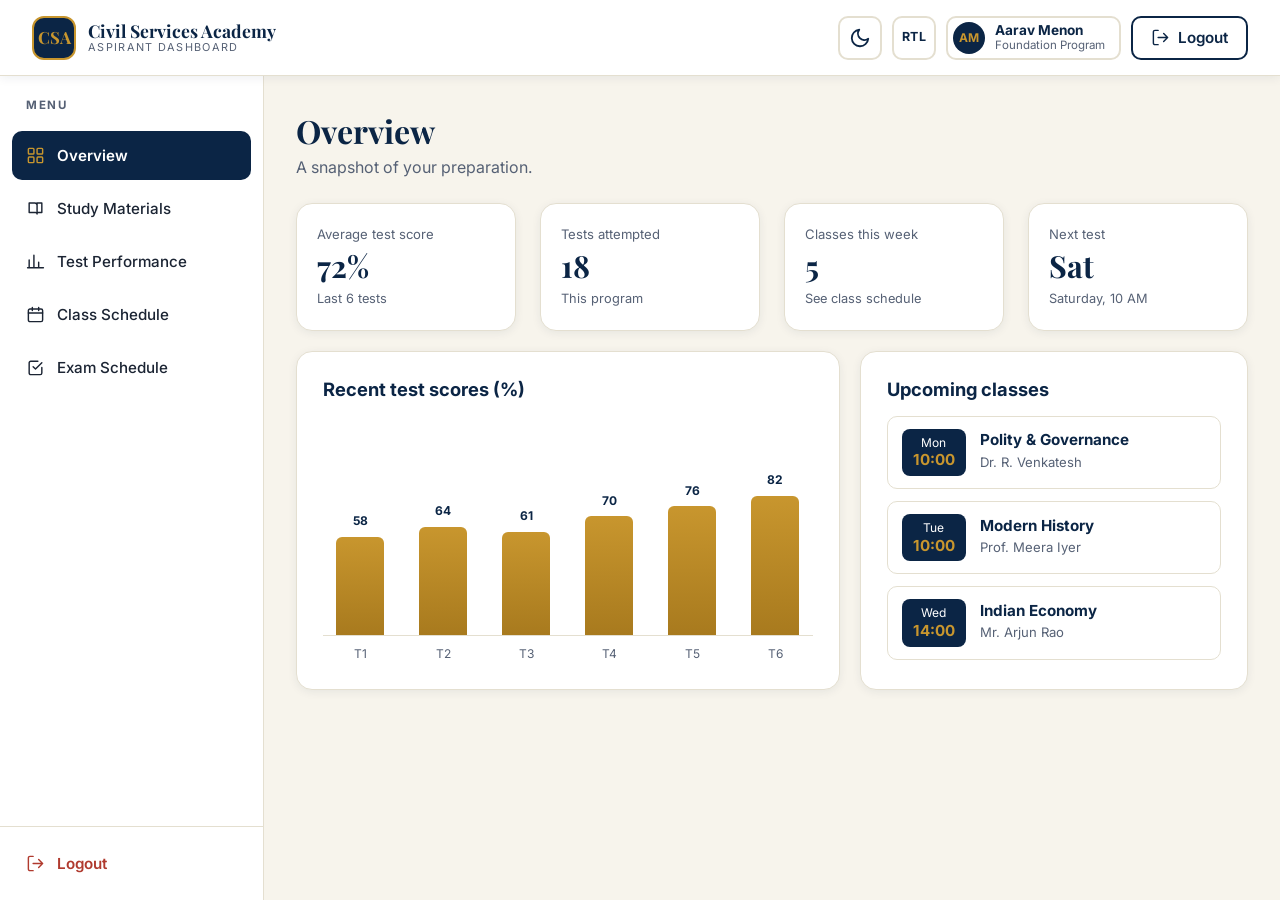
<file: dashboard.html>
<!DOCTYPE html>
<html lang="en" dir="ltr" data-theme="light">
<head>
  <meta charset="utf-8">
  <meta name="viewport" content="width=device-width, initial-scale=1">
  <title>Dashboard — Civil Services Academy</title>
  <link rel="icon" type="image/svg+xml" href="assets/images/favicon.svg">
  <link rel="alternate icon" type="image/png" href="assets/images/favicon.png">
  <meta name="description" content="Aspirant dashboard: study materials, test performance and class and examination schedules.">
  <link rel="preconnect" href="https://fonts.googleapis.com">
  <link rel="preconnect" href="https://fonts.gstatic.com" crossorigin>
  <link href="https://fonts.googleapis.com/css2?family=Inter:wght@400;500;600;700&family=Playfair+Display:wght@600;700&display=swap" rel="stylesheet">
  <link rel="stylesheet" href="assets/css/style.css">
  <link rel="stylesheet" href="assets/css/responsive.css">
  <script>(function(){try{var d=document.documentElement;d.setAttribute("data-theme",localStorage.getItem("csa-theme")||"light");d.setAttribute("dir",localStorage.getItem("csa-dir")||"ltr");}catch(e){}})();</script>
</head>
<body data-page="dashboard">

  <!-- Dedicated dashboard navbar -->
  <header class="site-header dash-header">
    <div class="container nav-wrap" style="width:calc(100% - 2 * var(--gutter));max-width:none">
      <a class="brand" href="index.html" aria-label="Civil Services Academy home">
        <span class="brand-mark" aria-hidden="true">CSA</span>
        <span class="brand-text"><span class="brand-name">Civil Services Academy</span><span class="brand-tag">Aspirant Dashboard</span></span>
      </a>
      <div class="dash-tools">
        <button class="icon-btn theme-toggle" type="button" aria-label="Toggle light and dark theme">
          <svg class="icon i-moon" viewBox="0 0 24 24" aria-hidden="true"><path d="M21 12.8A9 9 0 1 1 11.2 3a7 7 0 0 0 9.8 9.8z"/></svg>
          <svg class="icon i-sun" viewBox="0 0 24 24" aria-hidden="true"><circle cx="12" cy="12" r="4"/><path d="M12 2v2M12 20v2M2 12h2M20 12h2M4.9 4.9l1.4 1.4M17.7 17.7l1.4 1.4M4.9 19.1l1.4-1.4M17.7 6.3l1.4-1.4"/></svg>
        </button>
        <button class="icon-btn dir-toggle" type="button" aria-label="Toggle left-to-right and right-to-left layout"><span class="dir-label">RTL</span></button>
        <div class="profile" aria-label="Signed-in profile">
          <span class="avatar-sm" aria-hidden="true">AM</span>
          <span class="p-text"><strong>Aarav Menon</strong><small>Foundation Program</small></span>
        </div>
        <a class="btn btn-outline logout-btn" href="login.html" aria-label="Logout">
          <svg class="icon" viewBox="0 0 24 24" aria-hidden="true"><path d="M9 21H5a2 2 0 0 1-2-2V5a2 2 0 0 1 2-2h4M16 17l5-5-5-5M21 12H9"/></svg><span class="lbl">Logout</span>
        </a>
      </div>
    </div>
  </header>

  <div class="dash">
    <aside class="sidebar" aria-label="Dashboard navigation">
      <div class="side-title">Menu</div>
      <nav class="side-nav">
        <a class="side-link active" href="#overview" data-view-link="overview"><svg class="icon" viewBox="0 0 24 24" aria-hidden="true"><rect x="3" y="3" width="7" height="7" rx="1"/><rect x="14" y="3" width="7" height="7" rx="1"/><rect x="3" y="14" width="7" height="7" rx="1"/><rect x="14" y="14" width="7" height="7" rx="1"/></svg>Overview</a>
        <a class="side-link" href="#materials" data-view-link="materials"><svg class="icon" viewBox="0 0 24 24" aria-hidden="true"><path d="M4 5h7a3 3 0 0 1 3 3v11a2 2 0 0 0-2-2H4zM20 5h-6v12h6z"/></svg>Study Materials</a>
        <a class="side-link" href="#tests" data-view-link="tests"><svg class="icon" viewBox="0 0 24 24" aria-hidden="true"><path d="M4 20V10M10 20V4M16 20v-7M22 20H2"/></svg>Test Performance</a>
        <a class="side-link" href="#classes" data-view-link="classes"><svg class="icon" viewBox="0 0 24 24" aria-hidden="true"><rect x="3" y="5" width="18" height="16" rx="2"/><path d="M3 10h18M8 3v4M16 3v4"/></svg>Class Schedule</a>
        <a class="side-link" href="#exams" data-view-link="exams"><svg class="icon" viewBox="0 0 24 24" aria-hidden="true"><path d="M9 11l3 3 8-8"/><path d="M20 12v7a2 2 0 0 1-2 2H6a2 2 0 0 1-2-2V6a2 2 0 0 1 2-2h9"/></svg>Exam Schedule</a>
      </nav>
      <div class="side-foot">
        <a class="side-link" href="login.html"><svg class="icon" viewBox="0 0 24 24" aria-hidden="true"><path d="M9 21H5a2 2 0 0 1-2-2V5a2 2 0 0 1 2-2h4M16 17l5-5-5-5M21 12H9"/></svg>Logout</a>
      </div>
    </aside>

    <main class="dash-main" id="main">
      <div class="dash-inner">
        <!-- Overview -->
        <section class="view active" id="view-overview" aria-labelledby="t-overview">
          <div class="view-head"><h1 id="t-overview">Overview</h1><p>A snapshot of your preparation.</p></div>
          <div class="grid grid-4" style="margin-bottom:20px">
            <div class="stat-card"><span class="lbl">Average test score</span><span class="num">72%</span><span class="sub">Last 6 tests</span></div>
            <div class="stat-card"><span class="lbl">Tests attempted</span><span class="num">18</span><span class="sub">This program</span></div>
            <div class="stat-card"><span class="lbl">Classes this week</span><span class="num">5</span><span class="sub">See class schedule</span></div>
            <div class="stat-card"><span class="lbl">Next test</span><span class="num">Sat</span><span class="sub">Saturday, 10 AM</span></div>
          </div>
          <div class="dash-grid two">
            <div class="panel-card">
              <h2>Recent test scores (%)</h2>
              <div class="chart" role="img" aria-label="Bar chart of the last six test scores: 58, 64, 61, 70, 76 and 82 percent">
                <div class="col"><span class="val">58</span><span class="bar" style="--v:58"></span></div>
                <div class="col"><span class="val">64</span><span class="bar" style="--v:64"></span></div>
                <div class="col"><span class="val">61</span><span class="bar" style="--v:61"></span></div>
                <div class="col"><span class="val">70</span><span class="bar" style="--v:70"></span></div>
                <div class="col"><span class="val">76</span><span class="bar" style="--v:76"></span></div>
                <div class="col"><span class="val">82</span><span class="bar" style="--v:82"></span></div>
              </div>
              <div class="chart-x" aria-hidden="true"><span>T1</span><span>T2</span><span>T3</span><span>T4</span><span>T5</span><span>T6</span></div>
            </div>
            <div class="panel-card">
              <h2>Upcoming classes</h2>
              <ul class="list">
                <li><span class="when">Mon<strong>10:00</strong></span><div><h3>Polity &amp; Governance</h3><p>Dr. R. Venkatesh</p></div></li>
                <li><span class="when">Tue<strong>10:00</strong></span><div><h3>Modern History</h3><p>Prof. Meera Iyer</p></div></li>
                <li><span class="when">Wed<strong>14:00</strong></span><div><h3>Indian Economy</h3><p>Mr. Arjun Rao</p></div></li>
              </ul>
            </div>
          </div>
        </section>

        <!-- Study materials -->
        <section class="view" id="view-materials" aria-labelledby="t-materials">
          <div class="view-head"><h1 id="t-materials">Study Materials</h1><p>Notes and practice sets by subject.</p></div>
          <div class="filter-bar">
            <label for="subject-filter">Subject</label>
            <select id="subject-filter">
              <option value="all">All subjects</option><option value="Polity">Polity</option><option value="History">History</option><option value="Economy">Economy</option><option value="Geography">Geography</option><option value="Ethics">Ethics</option><option value="Current Affairs">Current Affairs</option>
            </select>
          </div>
          <div class="grid grid-3">
            <article class="card m-card" data-subject="Polity"><div class="card-body"><span class="pill">Polity</span><h3>Constitution Basics</h3><p>Concept notes · PDF</p></div></article>
            <article class="card m-card" data-subject="History"><div class="card-body"><span class="pill">History</span><h3>Modern India Timeline</h3><p>Revision notes · PDF</p></div></article>
            <article class="card m-card" data-subject="Economy"><div class="card-body"><span class="pill">Economy</span><h3>Budget and Fiscal Policy</h3><p>Concept notes · PDF</p></div></article>
            <article class="card m-card" data-subject="Geography"><div class="card-body"><span class="pill">Geography</span><h3>Indian Rivers and Climate</h3><p>Map practice · PDF</p></div></article>
            <article class="card m-card" data-subject="Ethics"><div class="card-body"><span class="pill">Ethics</span><h3>Case Study Workbook</h3><p>Practice set · PDF</p></div></article>
            <article class="card m-card" data-subject="Current Affairs"><div class="card-body"><span class="pill">Current Affairs</span><h3>Weekly Briefing</h3><p>Weekly digest · PDF</p></div></article>
          </div>
          <p class="empty" id="materials-empty" hidden>No materials for this subject.</p>
        </section>

        <!-- Test performance -->
        <section class="view" id="view-tests" aria-labelledby="t-tests">
          <div class="view-head"><h1 id="t-tests">Test Performance</h1><p>Scores and accuracy across your recent tests.</p></div>
          <div class="panel-card" style="margin-bottom:20px">
            <h2>Score trend (%)</h2>
            <div class="chart" role="img" aria-label="Bar chart of six test scores from 58 to 82 percent">
              <div class="col"><span class="val">58</span><span class="bar" style="--v:58"></span></div>
              <div class="col"><span class="val">64</span><span class="bar" style="--v:64"></span></div>
              <div class="col"><span class="val">61</span><span class="bar" style="--v:61"></span></div>
              <div class="col"><span class="val">70</span><span class="bar" style="--v:70"></span></div>
              <div class="col"><span class="val">76</span><span class="bar" style="--v:76"></span></div>
              <div class="col"><span class="val">82</span><span class="bar" style="--v:82"></span></div>
            </div>
            <div class="chart-x" aria-hidden="true"><span>T1</span><span>T2</span><span>T3</span><span>T4</span><span>T5</span><span>T6</span></div>
          </div>
          <div class="table-wrap">
            <table class="data">
              <thead><tr><th>Test</th><th>Type</th><th>Score</th><th>Accuracy</th><th>Status</th></tr></thead>
              <tbody>
                <tr><td>Test 1</td><td>Prelims sectional</td><td>58%</td><td>61%</td><td><span class="pill">Completed</span></td></tr>
                <tr><td>Test 2</td><td>Prelims sectional</td><td>64%</td><td>66%</td><td><span class="pill">Completed</span></td></tr>
                <tr><td>Test 3</td><td>Prelims full-length</td><td>61%</td><td>63%</td><td><span class="pill">Completed</span></td></tr>
                <tr><td>Test 4</td><td>Prelims full-length</td><td>70%</td><td>72%</td><td><span class="pill">Completed</span></td></tr>
                <tr><td>Test 5</td><td>Mains answer set</td><td>76%</td><td>—</td><td><span class="pill">Completed</span></td></tr>
                <tr><td>Test 6</td><td>Prelims full-length</td><td>82%</td><td>80%</td><td><span class="pill">Completed</span></td></tr>
              </tbody>
            </table>
          </div>
        </section>

        <!-- Class schedule -->
        <section class="view" id="view-classes" aria-labelledby="t-classes">
          <div class="view-head"><h1 id="t-classes">Class Schedule</h1><p>Your weekly class timetable.</p></div>
          <div class="table-wrap">
            <table class="data">
              <thead><tr><th>Day</th><th>Time</th><th>Subject</th><th>Faculty</th></tr></thead>
              <tbody>
                <tr><td>Monday</td><td>10:00 – 12:00</td><td>Polity &amp; Governance</td><td>Dr. R. Venkatesh</td></tr>
                <tr><td>Tuesday</td><td>10:00 – 12:00</td><td>Modern History</td><td>Prof. Meera Iyer</td></tr>
                <tr><td>Wednesday</td><td>14:00 – 16:00</td><td>Indian Economy</td><td>Mr. Arjun Rao</td></tr>
                <tr><td>Thursday</td><td>10:00 – 12:00</td><td>Ethics Case Studies</td><td>Dr. Kavitha Menon</td></tr>
                <tr><td>Friday</td><td>14:00 – 15:30</td><td>Current Affairs Briefing</td><td>Ms. Divya Raman</td></tr>
              </tbody>
            </table>
          </div>
        </section>

        <!-- Exam schedule -->
        <section class="view" id="view-exams" aria-labelledby="t-exams">
          <div class="view-head"><h1 id="t-exams">Exam Schedule</h1><p>Academy tests and examination dates.</p></div>
          <div class="table-wrap">
            <table class="data">
              <thead><tr><th>Exam</th><th>Type</th><th>Date</th><th>Note</th></tr></thead>
              <tbody>
                <tr><td>Prelims Full-length Test 7</td><td>Academy test</td><td>Sat, 14 Nov 2026</td><td>Main Hall, 10:00 AM</td></tr>
                <tr><td>Mains Answer Writing Test</td><td>Academy test</td><td>Sat, 21 Nov 2026</td><td>Room 204, 10:00 AM</td></tr>
                <tr><td>Interview Mock Panel</td><td>Academy mock</td><td>Sat, 5 Dec 2026</td><td>Slot allotted by your mentor</td></tr>
                <tr><td>UPSC Civil Services Examination</td><td>Official</td><td>As per UPSC notification</td><td>Check the official UPSC website</td></tr>
              </tbody>
            </table>
          </div>
        </section>
      </div>
    </main>
  </div>

  <script src="assets/js/main.js"></script>
</body>
</html>
</file>
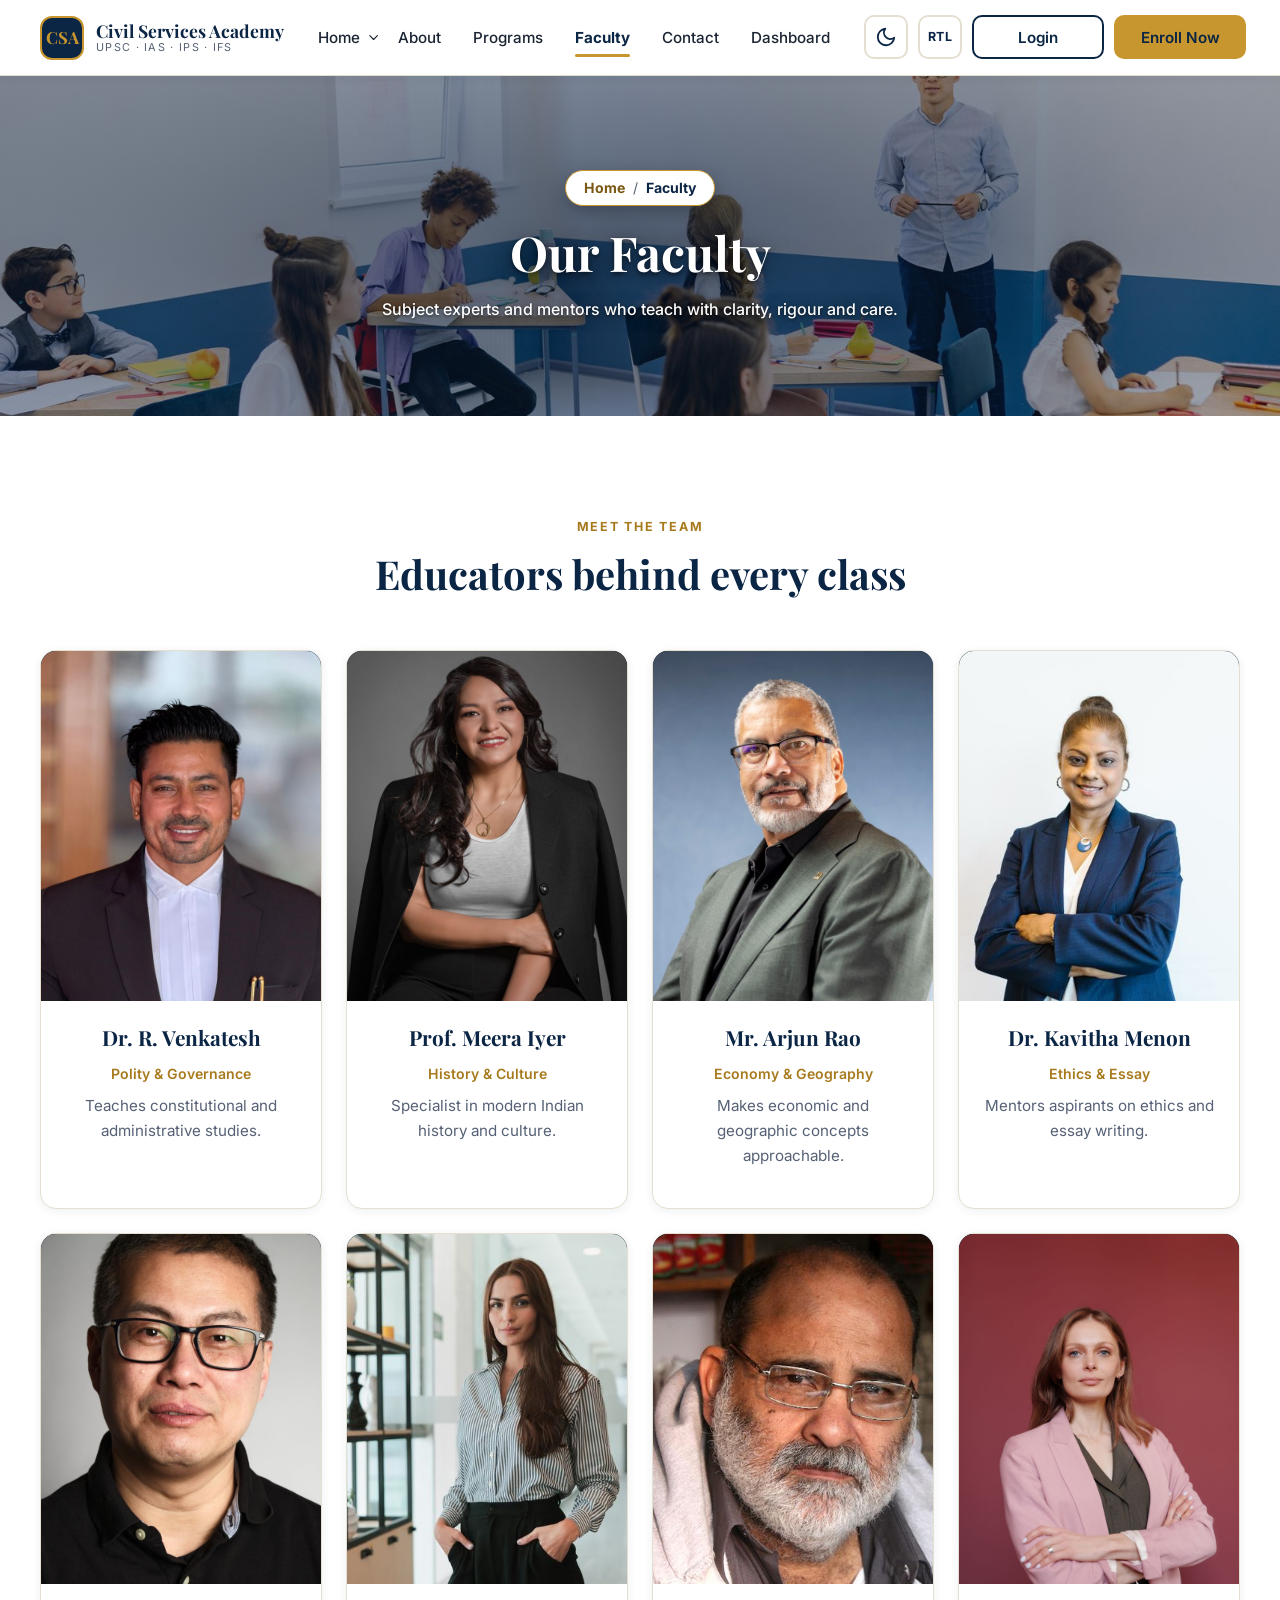
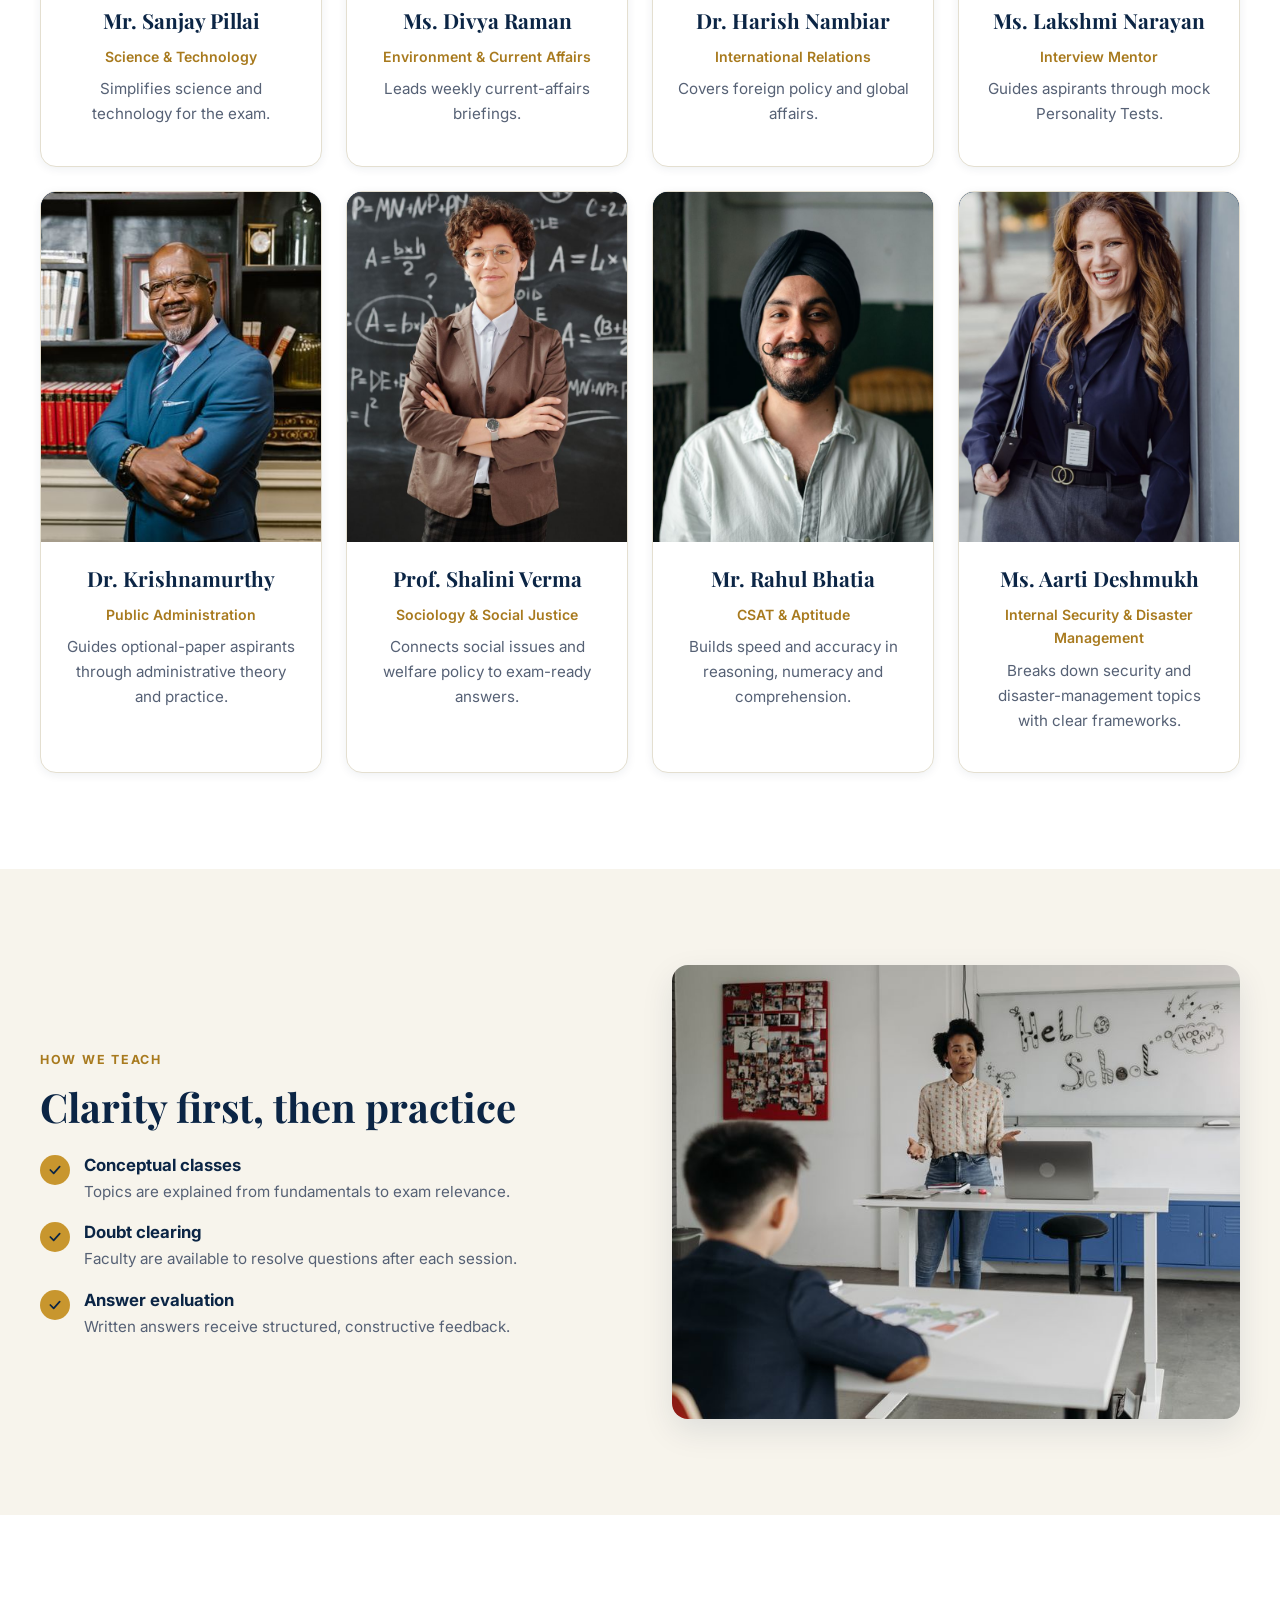
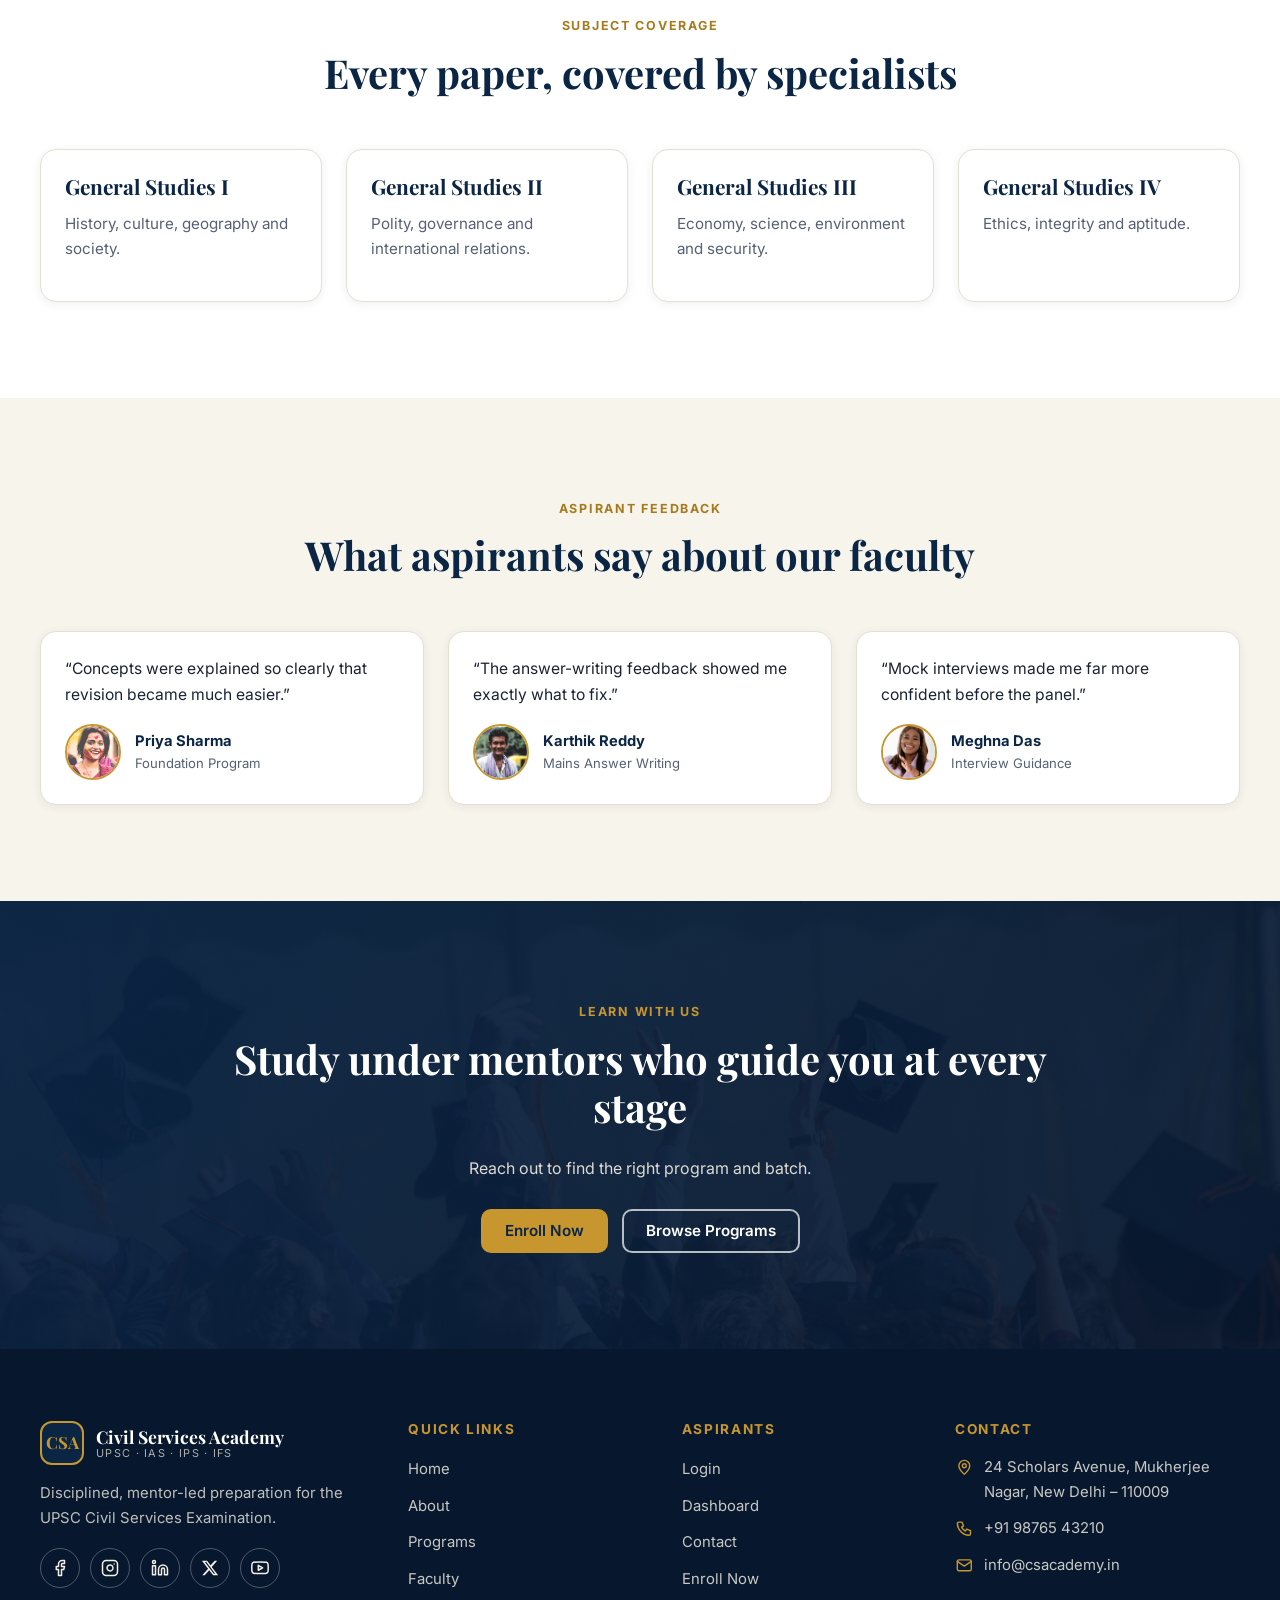
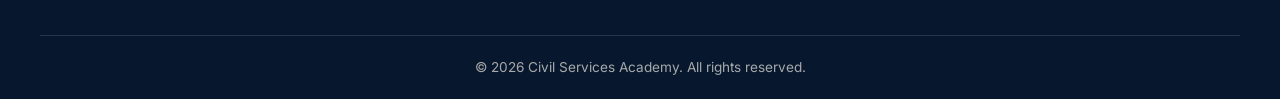
<file: faculty.html>
<!DOCTYPE html>
<html lang="en" dir="ltr" data-theme="light">

<head>
  <meta charset="utf-8">
  <meta name="viewport" content="width=device-width, initial-scale=1">
  <title>Faculty — Civil Services Academy</title>
  <link rel="icon" type="image/svg+xml" href="assets/images/favicon.svg">
  <link rel="alternate icon" type="image/png" href="assets/images/favicon.png">
  <meta name="description" content="Meet the experienced faculty and mentors of Civil Services Academy.">
  <link rel="preconnect" href="https://fonts.googleapis.com">
  <link rel="preconnect" href="https://fonts.gstatic.com" crossorigin>
  <link
    href="https://fonts.googleapis.com/css2?family=Inter:wght@400;500;600;700&family=Playfair+Display:wght@600;700&display=swap"
    rel="stylesheet">
  <link rel="stylesheet" href="assets/css/style.css">
  <link rel="stylesheet" href="assets/css/responsive.css">
  <script>(function () { try { var d = document.documentElement; d.setAttribute("data-theme", localStorage.getItem("csa-theme") || "light"); d.setAttribute("dir", localStorage.getItem("csa-dir") || "ltr"); } catch (e) { } })();</script>
</head>

<body data-page="faculty">
  <div id="site-header"></div>

  <main id="main">

    <!-- 1. Page hero -->
    <section class="page-hero" style="--hero-img:url('../images/8617759.jpeg')" aria-labelledby="h-hero">
      <div class="container">
        <nav class="crumbs" aria-label="Breadcrumb"><a href="index.html">Home</a><span
            aria-hidden="true">/</span><span>Faculty</span></nav>
        <h1 id="h-hero">Our Faculty</h1>
        <p>Subject experts and mentors who teach with clarity, rigour and care.</p>
      </div>
    </section>

    <!-- 2. Faculty grid -->
    <section class="section" aria-labelledby="h-team">
      <div class="container">
        <div class="section-head">
          <span class="eyebrow">Meet the Team</span>
          <h2 id="h-team">Educators behind every class</h2>
        </div>
        <div class="grid grid-4">
          <article class="card faculty-card">
            <div class="media r-4-5" role="img" aria-label="Portrait of Dr. R. Venkatesh"
              style="background-image:url('assets/images/38889899.jpeg'),linear-gradient(160deg,var(--navy-2),var(--navy-deep));">
            </div>
            <div class="card-body">
              <h3>Dr. R. Venkatesh</h3>
              <p class="role">Polity &amp; Governance</p>
              <p>Teaches constitutional and administrative studies.</p>
            </div>
          </article>
          <article class="card faculty-card">
            <div class="media r-4-5" role="img" aria-label="Portrait of Prof. Meera Iyer"
              style="background-image:url('assets/images/34381970.jpeg'),linear-gradient(160deg,var(--navy-2),var(--navy-deep));">
            </div>
            <div class="card-body">
              <h3>Prof. Meera Iyer</h3>
              <p class="role">History &amp; Culture</p>
              <p>Specialist in modern Indian history and culture.</p>
            </div>
          </article>
          <article class="card faculty-card">
            <div class="media r-4-5" role="img" aria-label="Portrait of Mr. Arjun Rao"
              style="background-image:url('assets/images/34461415.jpeg'),linear-gradient(160deg,var(--navy-2),var(--navy-deep));">
            </div>
            <div class="card-body">
              <h3>Mr. Arjun Rao</h3>
              <p class="role">Economy &amp; Geography</p>
              <p>Makes economic and geographic concepts approachable.</p>
            </div>
          </article>
          <article class="card faculty-card">
            <div class="media r-4-5" role="img" aria-label="Portrait of Dr. Kavitha Menon"
              style="background-image:url('assets/images/7580821.jpeg'),linear-gradient(160deg,var(--navy-2),var(--navy-deep));">
            </div>
            <div class="card-body">
              <h3>Dr. Kavitha Menon</h3>
              <p class="role">Ethics &amp; Essay</p>
              <p>Mentors aspirants on ethics and essay writing.</p>
            </div>
          </article>
          <article class="card faculty-card">
            <div class="media r-4-5" role="img" aria-label="Portrait of Mr. Sanjay Pillai"
              style="background-image:url('assets/images/30975992.jpeg'),linear-gradient(160deg,var(--navy-2),var(--navy-deep));">
            </div>
            <div class="card-body">
              <h3>Mr. Sanjay Pillai</h3>
              <p class="role">Science &amp; Technology</p>
              <p>Simplifies science and technology for the exam.</p>
            </div>
          </article>
          <article class="card faculty-card">
            <div class="media r-4-5" role="img" aria-label="Portrait of Ms. Divya Raman"
              style="background-image:url('assets/images/10041257.jpeg'),linear-gradient(160deg,var(--navy-2),var(--navy-deep));">
            </div>
            <div class="card-body">
              <h3>Ms. Divya Raman</h3>
              <p class="role">Environment &amp; Current Affairs</p>
              <p>Leads weekly current-affairs briefings.</p>
            </div>
          </article>
          <article class="card faculty-card">
            <div class="media r-4-5" role="img" aria-label="Portrait of Dr. Harish Nambiar"
              style="background-image:url('assets/images/18671079.jpeg'),linear-gradient(160deg,var(--navy-2),var(--navy-deep));">
            </div>
            <div class="card-body">
              <h3>Dr. Harish Nambiar</h3>
              <p class="role">International Relations</p>
              <p>Covers foreign policy and global affairs.</p>
            </div>
          </article>
          <article class="card faculty-card">
            <div class="media r-4-5" role="img" aria-label="Portrait of Ms. Lakshmi Narayan"
              style="background-image:url('assets/images/4342352.jpeg'),linear-gradient(160deg,var(--navy-2),var(--navy-deep));">
            </div>
            <div class="card-body">
              <h3>Ms. Lakshmi Narayan</h3>
              <p class="role">Interview Mentor</p>
              <p>Guides aspirants through mock Personality Tests.</p>
            </div>
          </article>
          <article class="card faculty-card">
            <div class="media r-4-5" role="img" aria-label="Portrait of Dr. Krishnamurthy"
              style="background-image:url('assets/images/7841788.jpeg'),linear-gradient(160deg,var(--navy-2),var(--navy-deep));">
            </div>
            <div class="card-body">
              <h3>Dr. Krishnamurthy</h3>
              <p class="role">Public Administration</p>
              <p>Guides optional-paper aspirants through administrative theory and practice.</p>
            </div>
          </article>
          <article class="card faculty-card">
            <div class="media r-4-5" role="img" aria-label="Portrait of Prof. Shalini Verma"
              style="background-image:url('assets/images/5212321.jpeg'),linear-gradient(160deg,var(--navy-2),var(--navy-deep));">
            </div>
            <div class="card-body">
              <h3>Prof. Shalini Verma</h3>
              <p class="role">Sociology &amp; Social Justice</p>
              <p>Connects social issues and welfare policy to exam-ready answers.</p>
            </div>
          </article>
          <article class="card faculty-card">
            <div class="media r-4-5" role="img" aria-label="Portrait of Mr. Rahul Bhatia"
              style="background-image:url('assets/images/4307884.jpeg'),linear-gradient(160deg,var(--navy-2),var(--navy-deep));">
            </div>
            <div class="card-body">
              <h3>Mr. Rahul Bhatia</h3>
              <p class="role">CSAT &amp; Aptitude</p>
              <p>Builds speed and accuracy in reasoning, numeracy and comprehension.</p>
            </div>
          </article>
          <article class="card faculty-card">
            <div class="media r-4-5" role="img" aria-label="Portrait of Ms. Aarti Deshmukh"
              style="background-image:url('assets/images/13801483.jpeg'),linear-gradient(160deg,var(--navy-2),var(--navy-deep));">
            </div>
            <div class="card-body">
              <h3>Ms. Aarti Deshmukh</h3>
              <p class="role">Internal Security &amp; Disaster Management</p>
              <p>Breaks down security and disaster-management topics with clear frameworks.</p>
            </div>
          </article>
        </div>
      </div>
    </section>

    <!-- 3. Teaching approach -->
    <section class="section alt" aria-labelledby="h-approach">
      <div class="container split">
        <div>
          <span class="eyebrow">How We Teach</span>
          <h2 id="h-approach">Clarity first, then practice</h2>
          <ul class="check-list">
            <li><span class="tick"><svg class="icon" viewBox="0 0 24 24" aria-hidden="true">
                  <path d="M5 12l5 5 9-10" />
                </svg></span>
              <div>
                <h3>Conceptual classes</h3>
                <p>Topics are explained from fundamentals to exam relevance.</p>
              </div>
            </li>
            <li><span class="tick"><svg class="icon" viewBox="0 0 24 24" aria-hidden="true">
                  <path d="M5 12l5 5 9-10" />
                </svg></span>
              <div>
                <h3>Doubt clearing</h3>
                <p>Faculty are available to resolve questions after each session.</p>
              </div>
            </li>
            <li><span class="tick"><svg class="icon" viewBox="0 0 24 24" aria-hidden="true">
                  <path d="M5 12l5 5 9-10" />
                </svg></span>
              <div>
                <h3>Answer evaluation</h3>
                <p>Written answers receive structured, constructive feedback.</p>
              </div>
            </li>
          </ul>
        </div>
        <div class="media" role="img" aria-label="Faculty teaching a class"
          style="background-image:url('assets/images/8423009.jpeg'),linear-gradient(150deg,var(--navy-2),var(--navy-deep));">
        </div>
      </div>
    </section>

    <!-- 4. Subject coverage -->
    <section class="section" aria-labelledby="h-subjects">
      <div class="container">
        <div class="section-head">
          <span class="eyebrow">Subject Coverage</span>
          <h2 id="h-subjects">Every paper, covered by specialists</h2>
        </div>
        <div class="grid grid-4">
          <article class="card feature-card">
            <div class="card-body">
              <h3>General Studies I</h3>
              <p>History, culture, geography and society.</p>
            </div>
          </article>
          <article class="card feature-card">
            <div class="card-body">
              <h3>General Studies II</h3>
              <p>Polity, governance and international relations.</p>
            </div>
          </article>
          <article class="card feature-card">
            <div class="card-body">
              <h3>General Studies III</h3>
              <p>Economy, science, environment and security.</p>
            </div>
          </article>
          <article class="card feature-card">
            <div class="card-body">
              <h3>General Studies IV</h3>
              <p>Ethics, integrity and aptitude.</p>
            </div>
          </article>
        </div>
      </div>
    </section>

    <!-- 5. Aspirant feedback -->
    <section class="section alt" aria-labelledby="h-feedback">
      <div class="container">
        <div class="section-head">
          <span class="eyebrow">Aspirant Feedback</span>
          <h2 id="h-feedback">What aspirants say about our faculty</h2>
        </div>
        <div class="grid grid-3">
          <article class="card quote-card">
            <div class="card-body">
              <blockquote>“Concepts were explained so clearly that revision became much easier.”</blockquote>
              <div class="who"><img class="photo-sm" src="assets/images/1684724.jpeg" alt="Portrait of Priya Sharma"
                  width="56" height="56" loading="lazy"><cite>Priya Sharma<span>Foundation Program</span></cite></div>
            </div>
          </article>
          <article class="card quote-card">
            <div class="card-body">
              <blockquote>“The answer-writing feedback showed me exactly what to fix.”</blockquote>
              <div class="who"><img class="photo-sm" src="assets/images/2324638.jpeg" alt="Portrait of Karthik Reddy"
                  width="56" height="56" loading="lazy"><cite>Karthik Reddy<span>Mains Answer Writing</span></cite>
              </div>
            </div>
          </article>
          <article class="card quote-card">
            <div class="card-body">
              <blockquote>“Mock interviews made me far more confident before the panel.”</blockquote>
              <div class="who"><img class="photo-sm" src="assets/images/8872479.jpeg" alt="Portrait of Meghna Das"
                  width="56" height="56" loading="lazy"><cite>Meghna Das<span>Interview Guidance</span></cite></div>
            </div>
          </article>
        </div>
      </div>
    </section>

    <!-- 6. CTA -->
    <section class="section cta-band" aria-labelledby="h-cta">
      <div class="container">
        <span class="eyebrow">Learn With Us</span>
        <h2 id="h-cta">Study under mentors who guide you at every stage</h2>
        <p>Reach out to find the right program and batch.</p>
        <div class="btn-row"><a class="btn btn-primary" href="contact.html">Enroll Now</a><a class="btn btn-light"
            href="programs.html">Browse Programs</a></div>
      </div>
    </section>

  </main>

  <div id="site-footer"></div>
  <script src="assets/js/main.js"></script>
</body>

</html>
</file>
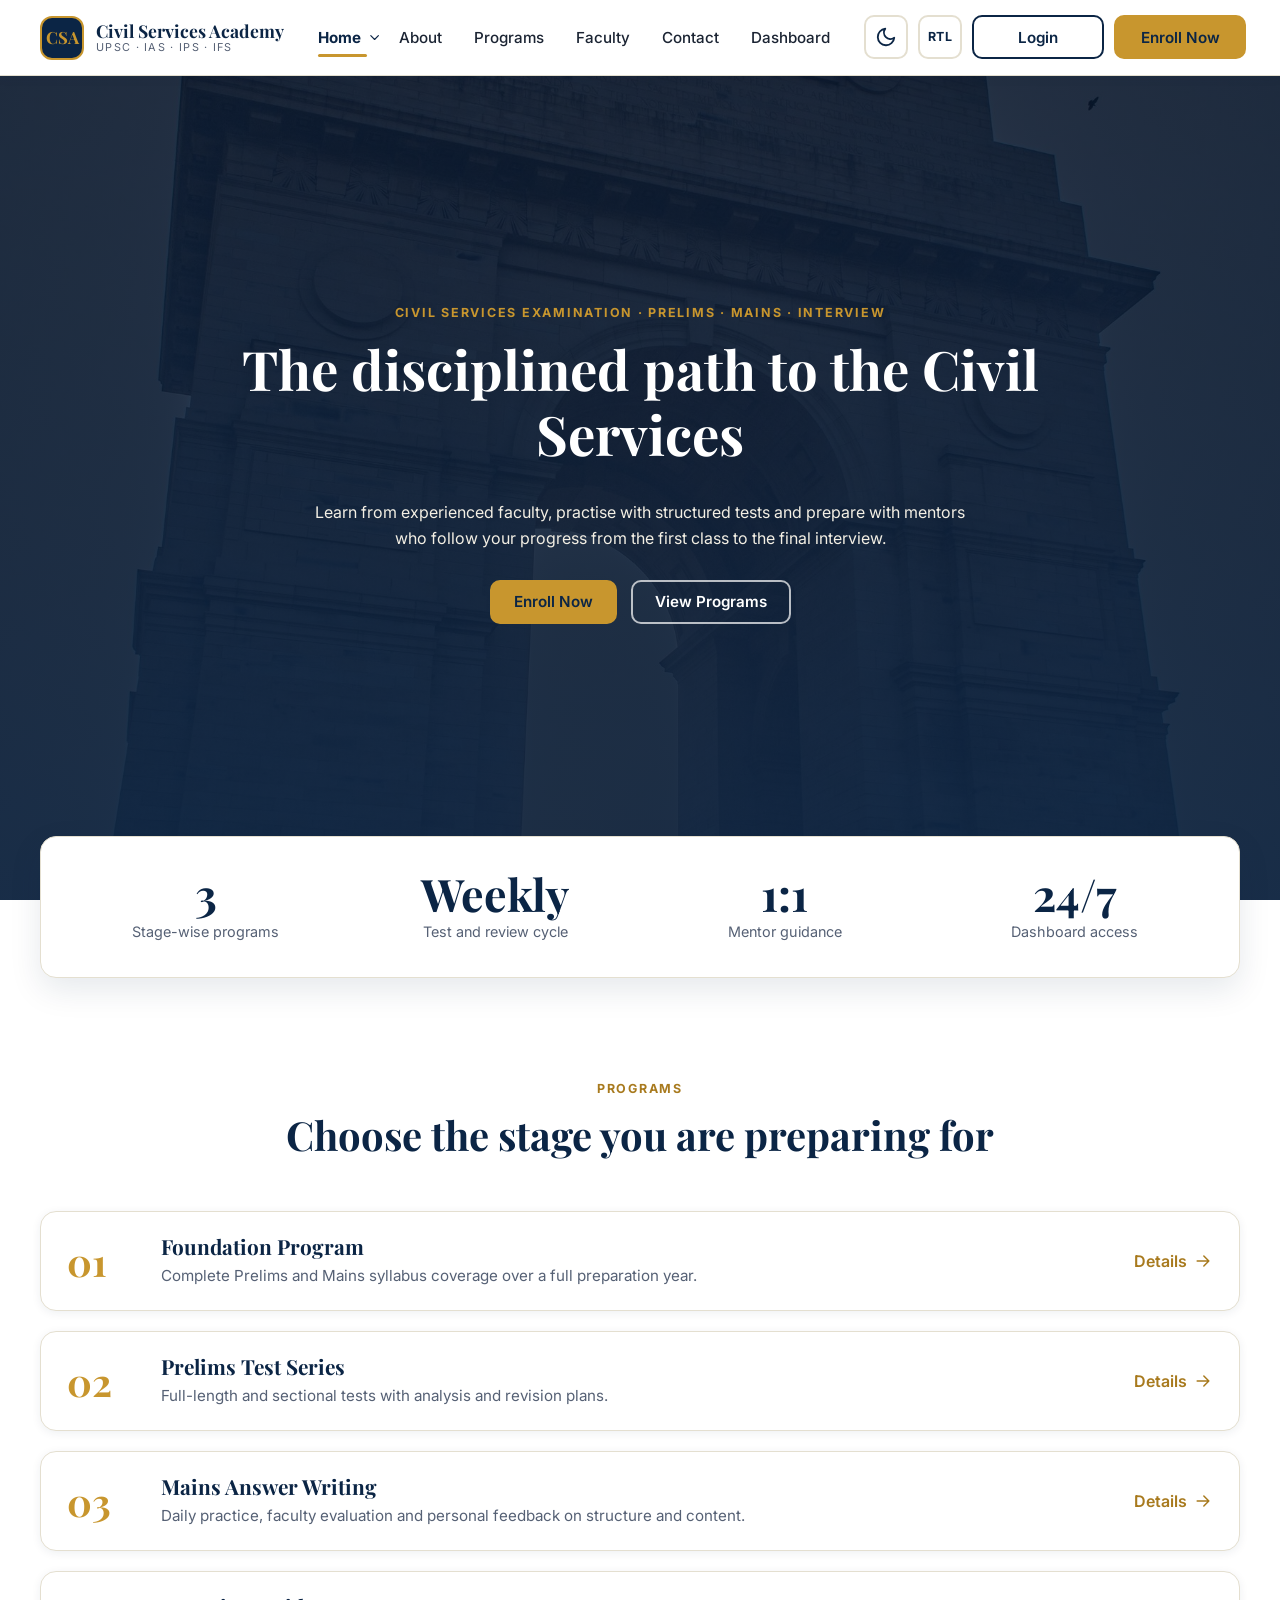
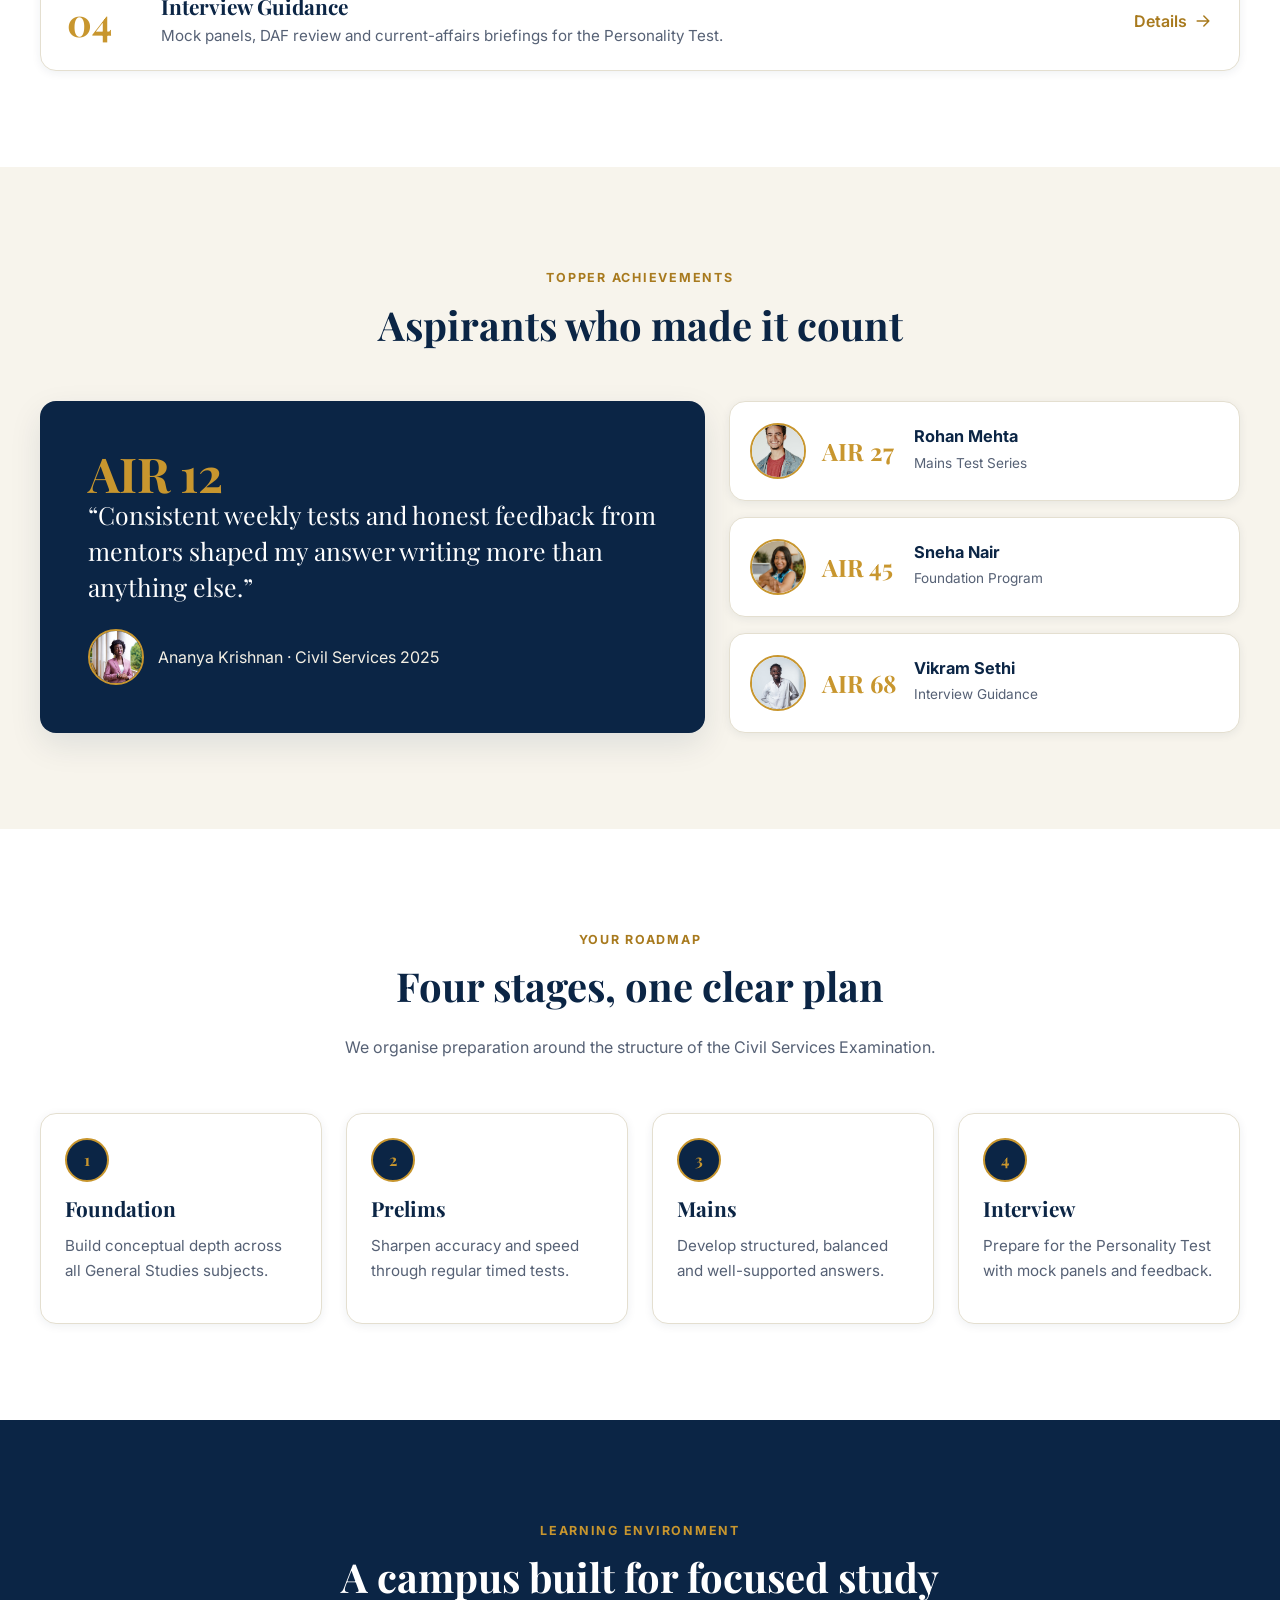
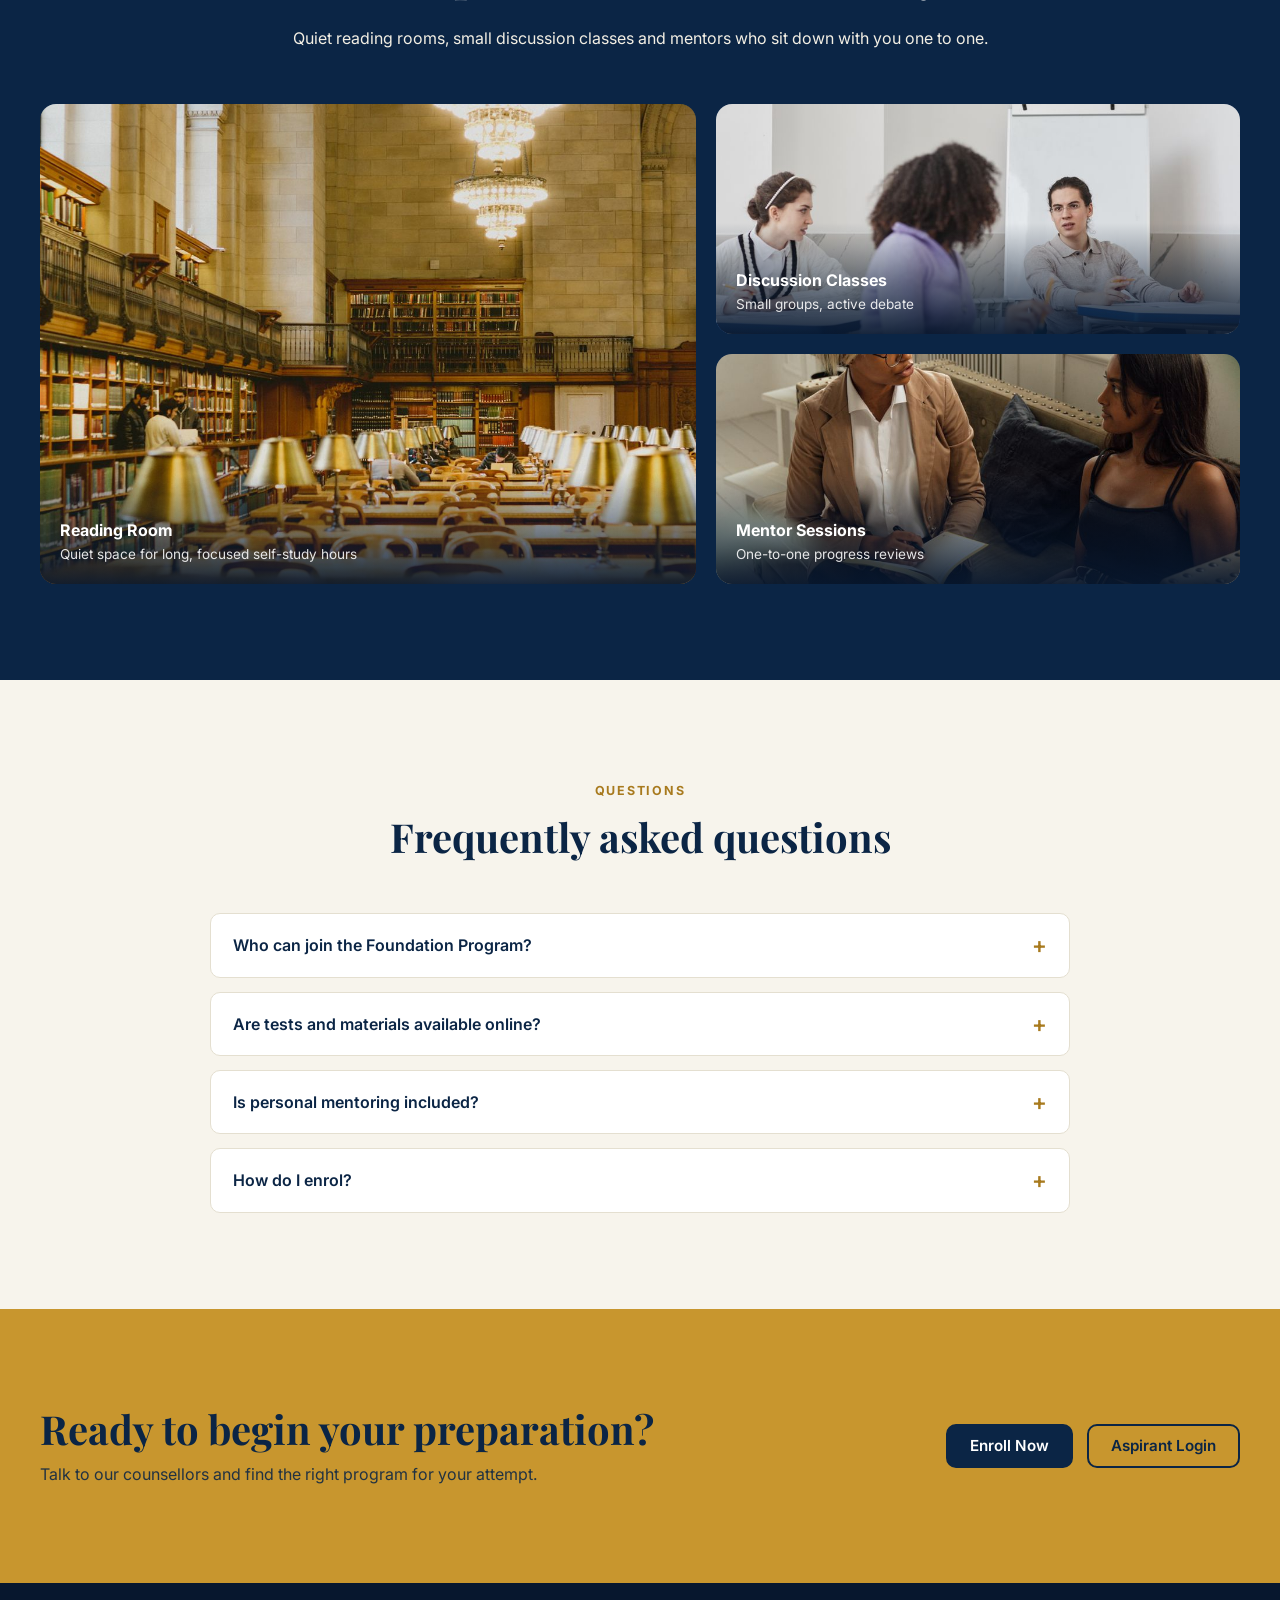
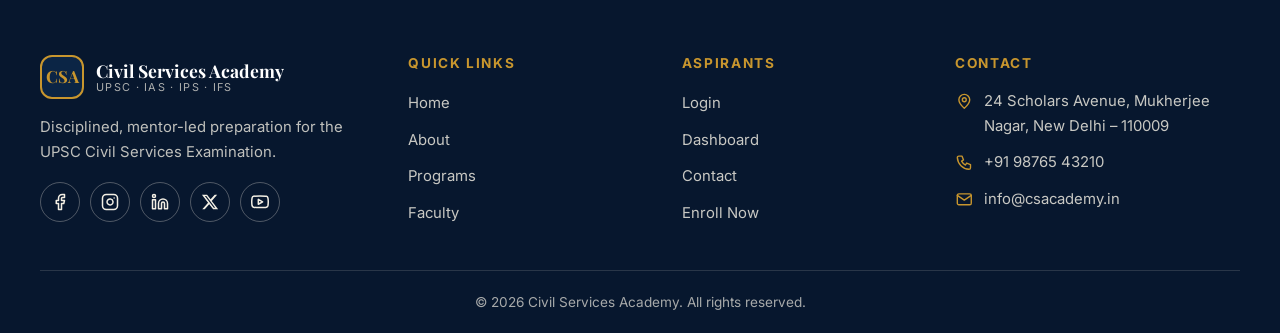
<file: home-2.html>
<!DOCTYPE html>
<html lang="en" dir="ltr" data-theme="light">
<head>
  <meta charset="utf-8">
  <meta name="viewport" content="width=device-width, initial-scale=1">
  <title>Civil Services Academy — UPSC Coaching | Home 2</title>
  <link rel="icon" type="image/svg+xml" href="assets/images/favicon.svg">
  <link rel="alternate icon" type="image/png" href="assets/images/favicon.png">
  <meta name="description" content="Structured UPSC preparation from Prelims to Interview, with expert faculty and an aspirant dashboard.">
  <link rel="preconnect" href="https://fonts.googleapis.com">
  <link rel="preconnect" href="https://fonts.gstatic.com" crossorigin>
  <link href="https://fonts.googleapis.com/css2?family=Inter:wght@400;500;600;700&family=Playfair+Display:wght@600;700&display=swap" rel="stylesheet">
  <link rel="stylesheet" href="assets/css/style.css">
  <link rel="stylesheet" href="assets/css/responsive.css">
  <script>(function(){try{var d=document.documentElement;d.setAttribute("data-theme",localStorage.getItem("csa-theme")||"light");d.setAttribute("dir",localStorage.getItem("csa-dir")||"ltr");}catch(e){}})();</script>
</head>
<body data-page="home2">
  <div id="site-header"></div>

  <main id="main">

    <!-- 1. Full-bleed hero -->
    <section class="hero-full" aria-labelledby="h-hero">
      <div class="container">
        <span class="eyebrow">Civil Services Examination · Prelims · Mains · Interview</span>
        <h1 id="h-hero">The disciplined path to the Civil Services</h1>
        <p>Learn from experienced faculty, practise with structured tests and prepare with mentors who follow your progress from the first class to the final interview.</p>
        <div class="btn-row"><a class="btn btn-primary" href="contact.html">Enroll Now</a><a class="btn btn-light" href="programs.html">View Programs</a></div>
      </div>
    </section>

    <!-- 2. Floating highlights -->
    <section class="float-stats" aria-label="Academy highlights">
      <div class="container">
        <div class="panel stats-bar">
          <div class="stat"><span class="num">3</span><span class="lbl">Stage-wise programs</span></div>
          <div class="stat"><span class="num">Weekly</span><span class="lbl">Test and review cycle</span></div>
          <div class="stat"><span class="num">1:1</span><span class="lbl">Mentor guidance</span></div>
          <div class="stat"><span class="num">24/7</span><span class="lbl">Dashboard access</span></div>
        </div>
      </div>
    </section>

    <!-- 3. Programs as list rows -->
    <section class="section" aria-labelledby="h-programs">
      <div class="container">
        <div class="section-head">
          <span class="eyebrow">Programs</span>
          <h2 id="h-programs">Choose the stage you are preparing for</h2>
        </div>
        <div class="rows">
          <a class="row-item" href="programs.html"><span class="idx">01</span><div><h3>Foundation Program</h3><p>Complete Prelims and Mains syllabus coverage over a full preparation year.</p></div><span class="link-arrow">Details <svg class="icon flip" viewBox="0 0 24 24" aria-hidden="true"><path d="M5 12h14M13 6l6 6-6 6"/></svg></span></a>
          <a class="row-item" href="programs.html"><span class="idx">02</span><div><h3>Prelims Test Series</h3><p>Full-length and sectional tests with analysis and revision plans.</p></div><span class="link-arrow">Details <svg class="icon flip" viewBox="0 0 24 24" aria-hidden="true"><path d="M5 12h14M13 6l6 6-6 6"/></svg></span></a>
          <a class="row-item" href="programs.html"><span class="idx">03</span><div><h3>Mains Answer Writing</h3><p>Daily practice, faculty evaluation and personal feedback on structure and content.</p></div><span class="link-arrow">Details <svg class="icon flip" viewBox="0 0 24 24" aria-hidden="true"><path d="M5 12h14M13 6l6 6-6 6"/></svg></span></a>
          <a class="row-item" href="programs.html"><span class="idx">04</span><div><h3>Interview Guidance</h3><p>Mock panels, DAF review and current-affairs briefings for the Personality Test.</p></div><span class="link-arrow">Details <svg class="icon flip" viewBox="0 0 24 24" aria-hidden="true"><path d="M5 12h14M13 6l6 6-6 6"/></svg></span></a>
        </div>
      </div>
    </section>

    <!-- 4. Topper spotlight -->
    <section class="section alt" aria-labelledby="h-toppers">
      <div class="container">
        <div class="section-head">
          <span class="eyebrow">Topper Achievements</span>
          <h2 id="h-toppers">Aspirants who made it count</h2>
        </div>
        <div class="feature-split">
          <figure class="feature-quote" style="margin:0">
            <span class="rank">AIR 12</span>
            <blockquote>“Consistent weekly tests and honest feedback from mentors shaped my answer writing more than anything else.”</blockquote>
            <div class="who"><img class="photo-sm" src="assets/images/18809829.jpeg" alt="Portrait of Ananya Krishnan" width="56" height="56" loading="lazy"><cite>Ananya Krishnan · Civil Services 2025</cite></div>
          </figure>
          <div class="feature-stack">
            <div class="mini-topper"><img class="photo-sm" src="assets/images/19456424.jpeg" alt="Portrait of Rohan Mehta" width="56" height="56" loading="lazy"><span class="rank">AIR 27</span><div><h3>Rohan Mehta</h3><span class="sub">Mains Test Series</span></div></div>
            <div class="mini-topper"><img class="photo-sm" src="assets/images/8279501.jpeg" alt="Portrait of Sneha Nair" width="56" height="56" loading="lazy"><span class="rank">AIR 45</span><div><h3>Sneha Nair</h3><span class="sub">Foundation Program</span></div></div>
            <div class="mini-topper"><img class="photo-sm" src="assets/images/33971228.jpeg" alt="Portrait of Vikram Sethi" width="56" height="56" loading="lazy"><span class="rank">AIR 68</span><div><h3>Vikram Sethi</h3><span class="sub">Interview Guidance</span></div></div>
          </div>
        </div>
      </div>
    </section>

    <!-- 5. Exam roadmap -->
    <section class="section" aria-labelledby="h-road">
      <div class="container">
        <div class="section-head">
          <span class="eyebrow">Your Roadmap</span>
          <h2 id="h-road">Four stages, one clear plan</h2>
          <p>We organise preparation around the structure of the Civil Services Examination.</p>
        </div>
        <div class="grid grid-4">
          <article class="card feature-card"><div class="card-body"><span class="step-no">1</span><h3>Foundation</h3><p>Build conceptual depth across all General Studies subjects.</p></div></article>
          <article class="card feature-card"><div class="card-body"><span class="step-no">2</span><h3>Prelims</h3><p>Sharpen accuracy and speed through regular timed tests.</p></div></article>
          <article class="card feature-card"><div class="card-body"><span class="step-no">3</span><h3>Mains</h3><p>Develop structured, balanced and well-supported answers.</p></div></article>
          <article class="card feature-card"><div class="card-body"><span class="step-no">4</span><h3>Interview</h3><p>Prepare for the Personality Test with mock panels and feedback.</p></div></article>
        </div>
      </div>
    </section>

    <!-- 6. Learning environment (image mosaic) -->
    <section class="section navy" aria-labelledby="h-campus">
      <div class="container">
        <div class="section-head">
          <span class="eyebrow">Learning Environment</span>
          <h2 id="h-campus">A campus built for focused study</h2>
          <p>Quiet reading rooms, small discussion classes and mentors who sit down with you one to one.</p>
        </div>
        <div class="mosaic">
          <figure class="m-tall"><img src="assets/images/13399469.jpeg" alt="Library reading room with tables and bookshelves" loading="lazy"><figcaption>Reading Room<span>Quiet space for long, focused self-study hours</span></figcaption></figure>
          <figure><img src="assets/images/6683485.jpeg" alt="Students in a classroom discussion" loading="lazy"><figcaption>Discussion Classes<span>Small groups, active debate</span></figcaption></figure>
          <figure><img src="assets/images/5306438.jpeg" alt="Mentor talking with a student" loading="lazy"><figcaption>Mentor Sessions<span>One-to-one progress reviews</span></figcaption></figure>
        </div>
      </div>
    </section>

    <!-- 7. FAQ -->
    <section class="section alt" aria-labelledby="h-faq">
      <div class="container">
        <div class="section-head">
          <span class="eyebrow">Questions</span>
          <h2 id="h-faq">Frequently asked questions</h2>
        </div>
        <div class="faq">
          <details><summary>Who can join the Foundation Program?</summary><p>Graduates and final-year students planning to appear for the Civil Services Examination can enrol. Contact us to confirm the current batch details.</p></details>
          <details><summary>Are tests and materials available online?</summary><p>Yes. Enrolled aspirants use the dashboard to access study materials, review test performance and see class and examination schedules.</p></details>
          <details><summary>Is personal mentoring included?</summary><p>Each program includes mentor guidance. The exact format is shared by our counsellors when you enquire.</p></details>
          <details><summary>How do I enrol?</summary><p>Use the Enroll Now button to reach our contact page and share your details with the academy team.</p></details>
        </div>
      </div>
    </section>

    <!-- 8. CTA strip -->
    <section class="section cta-gold" aria-labelledby="h-cta">
      <div class="container inner">
        <div><h2 id="h-cta">Ready to begin your preparation?</h2><p>Talk to our counsellors and find the right program for your attempt.</p></div>
        <div class="btn-row"><a class="btn btn-primary" href="contact.html">Enroll Now</a><a class="btn btn-outline" href="login.html">Aspirant Login</a></div>
      </div>
    </section>

  </main>

  <div id="site-footer"></div>
  <script src="assets/js/main.js"></script>
</body>
</html>
</file>
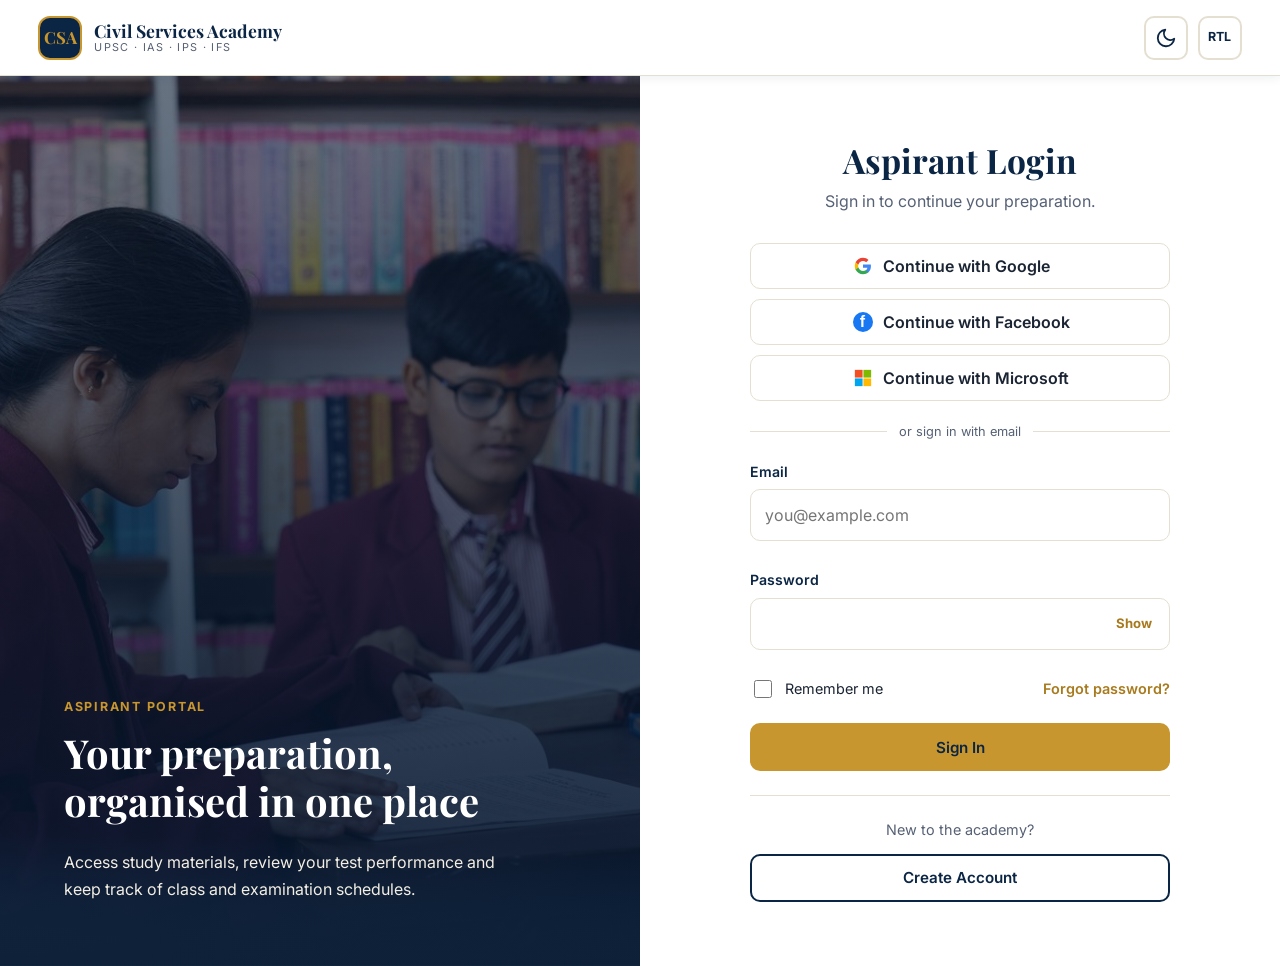
<file: login.html>
<!DOCTYPE html>
<html lang="en" dir="ltr" data-theme="light">
<head>
  <meta charset="utf-8">
  <meta name="viewport" content="width=device-width, initial-scale=1">
  <title>Aspirant Login — Civil Services Academy</title>
  <link rel="icon" type="image/svg+xml" href="assets/images/favicon.svg">
  <link rel="alternate icon" type="image/png" href="assets/images/favicon.png">
  <meta name="description" content="Aspirant login for Civil Services Academy.">
  <link rel="preconnect" href="https://fonts.googleapis.com">
  <link rel="preconnect" href="https://fonts.gstatic.com" crossorigin>
  <link href="https://fonts.googleapis.com/css2?family=Inter:wght@400;500;600;700&family=Playfair+Display:wght@600;700&display=swap" rel="stylesheet">
  <link rel="stylesheet" href="assets/css/style.css">
  <link rel="stylesheet" href="assets/css/responsive.css">
  <script>(function(){try{var d=document.documentElement;d.setAttribute("data-theme",localStorage.getItem("csa-theme")||"light");d.setAttribute("dir",localStorage.getItem("csa-dir")||"ltr");}catch(e){}})();</script>
</head>
<body data-page="login">

  <!-- Minimal navbar: logo on the left, display controls on the right -->
  <header class="site-header auth-header">
    <div class="container nav-wrap">
      <a class="brand" href="index.html" aria-label="Civil Services Academy home">
        <span class="brand-mark" aria-hidden="true">CSA</span>
        <span class="brand-text"><span class="brand-name">Civil Services Academy</span><span class="brand-tag">UPSC · IAS · IPS · IFS</span></span>
      </a>
      <div class="tools-row">
        <button class="icon-btn theme-toggle" type="button" aria-label="Toggle light and dark theme">
          <svg class="icon i-moon" viewBox="0 0 24 24" aria-hidden="true"><path d="M21 12.8A9 9 0 1 1 11.2 3a7 7 0 0 0 9.8 9.8z"/></svg>
          <svg class="icon i-sun" viewBox="0 0 24 24" aria-hidden="true"><circle cx="12" cy="12" r="4"/><path d="M12 2v2M12 20v2M2 12h2M20 12h2M4.9 4.9l1.4 1.4M17.7 17.7l1.4 1.4M4.9 19.1l1.4-1.4M17.7 6.3l1.4-1.4"/></svg>
        </button>
        <button class="icon-btn dir-toggle" type="button" aria-label="Toggle left-to-right and right-to-left layout"><span class="dir-label">RTL</span></button>
      </div>
    </div>
  </header>

  <main class="auth" id="main">
    <section class="auth-visual" aria-label="Welcome">
      <span class="eyebrow">Aspirant Portal</span>
      <h2>Your preparation, organised in one place</h2>
      <p>Access study materials, review your test performance and keep track of class and examination schedules.</p>
    </section>

    <section class="auth-form-wrap" aria-labelledby="h-login">
      <div class="auth-card">
        <h1 id="h-login">Aspirant Login</h1>
        <p>Sign in to continue your preparation.</p>
        <form data-demo-form data-demo-message="Signed in successfully. Opening your dashboard…" data-goto="dashboard.html" aria-label="Login form">
          <div class="auth-providers" aria-label="Other sign-in options">
            <button class="auth-provider" type="button" data-note="Continuing with Google… opening your dashboard." data-goto="dashboard.html">
              <span class="provider-icon google-icon" aria-hidden="true"><svg viewBox="0 0 24 24"><path fill="#4285F4" d="M22.56 12.25c0-.78-.07-1.53-.2-2.25H12v4.26h5.92c-.26 1.37-1.04 2.53-2.21 3.31v2.77h3.57c2.08-1.92 3.28-4.74 3.28-8.09z"/><path fill="#34A853" d="M12 23c2.97 0 5.46-.98 7.28-2.66l-3.57-2.77c-.98.66-2.23 1.06-3.71 1.06-2.86 0-5.29-1.93-6.16-4.53H2.18v2.84C3.99 20.53 7.7 23 12 23z"/><path fill="#FBBC05" d="M5.84 14.09c-.22-.66-.35-1.36-.35-2.09s.13-1.43.35-2.09V7.06H2.18C1.43 8.55 1 10.22 1 12s.43 3.45 1.18 4.94l2.85-2.22.81-.63z"/><path fill="#EA4335" d="M12 5.38c1.62 0 3.06.56 4.21 1.64l3.15-3.15C17.45 2.09 14.97 1 12 1 7.7 1 3.99 3.47 2.18 7.06l3.66 2.84c.87-2.6 3.3-4.52 6.16-4.52z"/></svg></span>
              <span>Continue with Google</span>
            </button>
            <button class="auth-provider" type="button" data-note="Continuing with Facebook… opening your dashboard." data-goto="dashboard.html">
              <span class="provider-icon facebook-icon" aria-hidden="true">f</span>
              <span>Continue with Facebook</span>
            </button>
            <button class="auth-provider" type="button" data-note="Continuing with Microsoft… opening your dashboard." data-goto="dashboard.html">
              <span class="provider-icon microsoft-icon" aria-hidden="true"><svg viewBox="0 0 21 21"><rect x="1" y="1" width="9" height="9" fill="#f25022"/><rect x="11" y="1" width="9" height="9" fill="#7fba00"/><rect x="1" y="11" width="9" height="9" fill="#00a4ef"/><rect x="11" y="11" width="9" height="9" fill="#ffb900"/></svg></span>
              <span>Continue with Microsoft</span>
            </button>
          </div>
          <div class="auth-divider"><span>or sign in with email</span></div>
          <div class="field" data-required>
            <label for="l-email">Email</label>
            <input id="l-email" name="email" type="email" required autocomplete="username" placeholder="you@example.com">
            <span class="err">Please enter a valid email address.</span>
          </div>
          <div class="field" data-required>
            <label for="l-pass">Password</label>
            <div class="pw">
              <input id="l-pass" name="password" type="password" required minlength="6" autocomplete="current-password">
              <button class="pw-toggle" type="button" data-toggle-password="l-pass" aria-label="Show password" aria-pressed="false">Show</button>
            </div>
            <span class="err">Password must be at least 6 characters.</span>
          </div>
          <div class="auth-row">
            <label class="check"><input type="checkbox" name="remember"> Remember me</label>
            <button class="text-btn" type="button" data-note="A password reset link has been sent to your registered email address.">Forgot password?</button>
          </div>
          <button class="btn btn-primary btn-block" type="submit">Sign In</button>
          <p class="form-status" role="status" aria-live="polite" hidden></p>
        </form>
        <div class="auth-alt">
          <span>New to the academy?</span>
          <a class="btn btn-outline btn-block" href="register.html">Create Account</a>
        </div>
      </div>
    </section>
  </main>

  <script src="assets/js/main.js"></script>
</body>
</html>
</file>
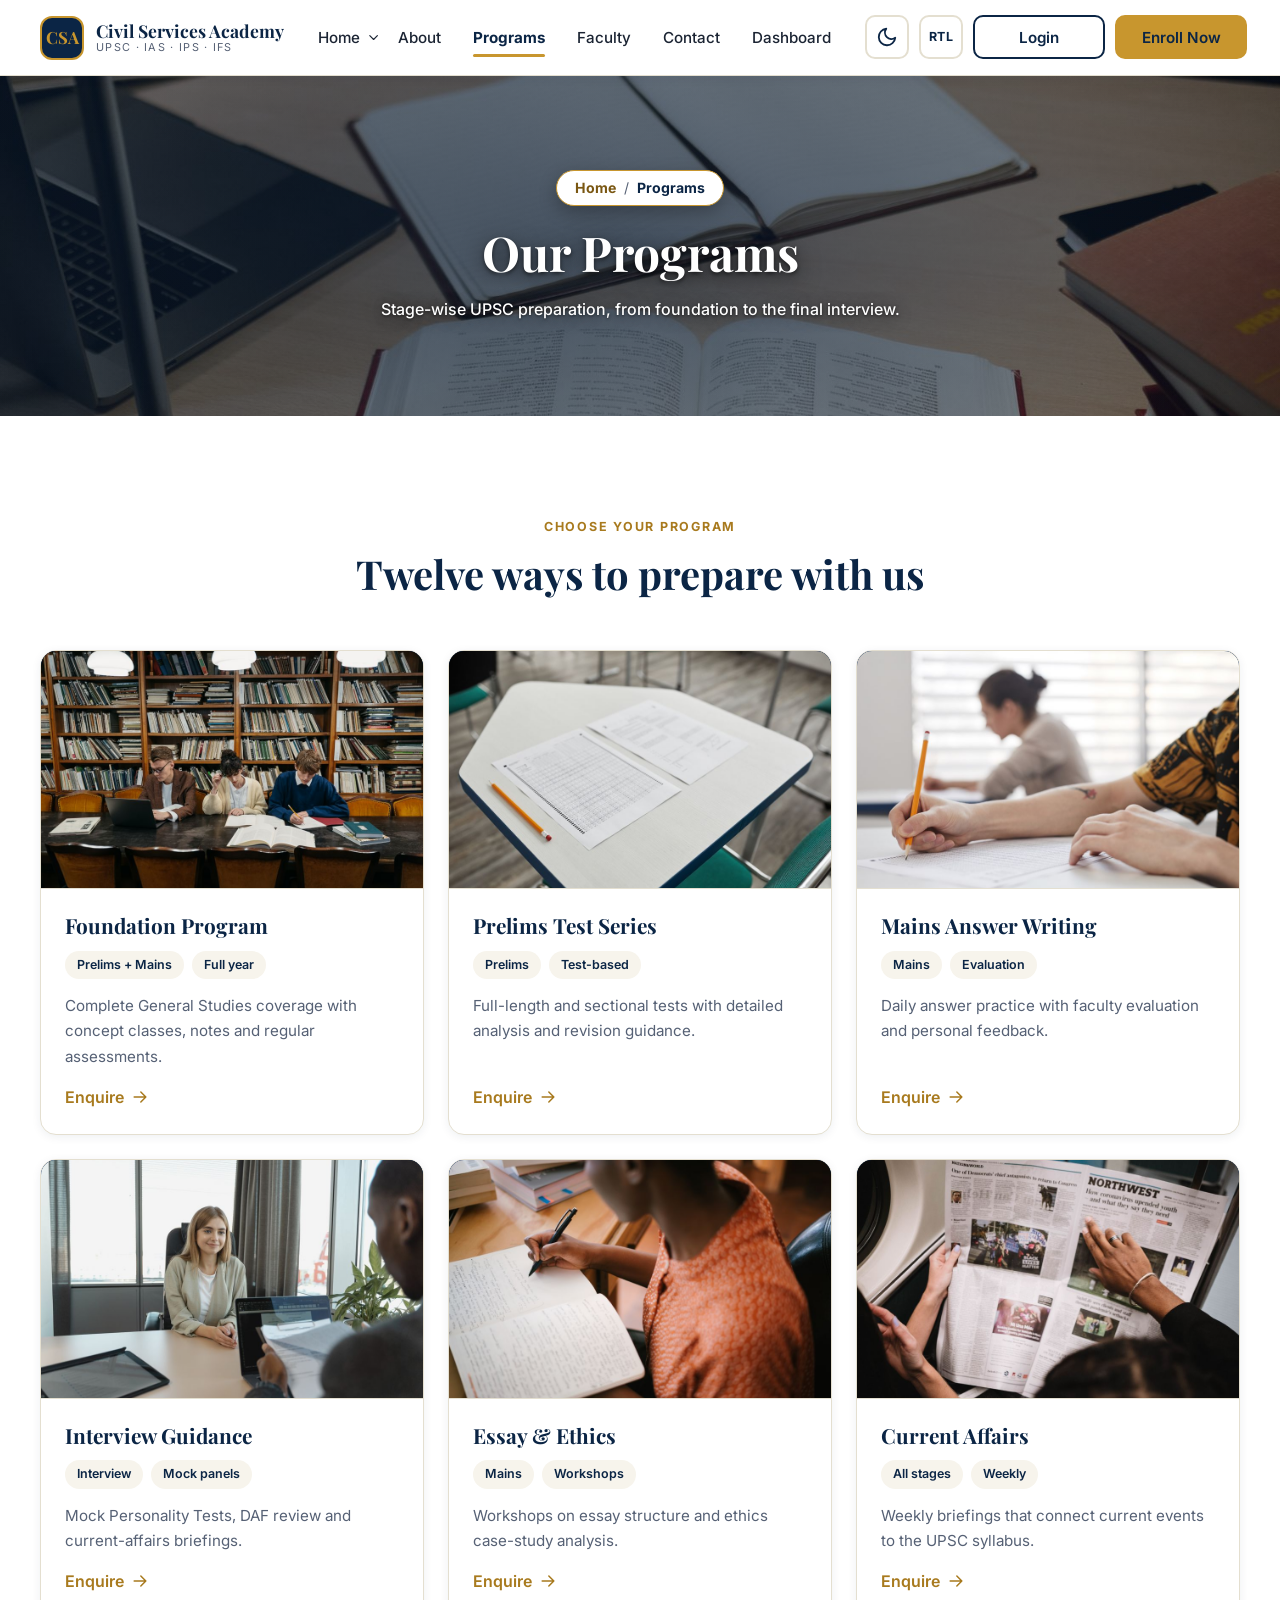
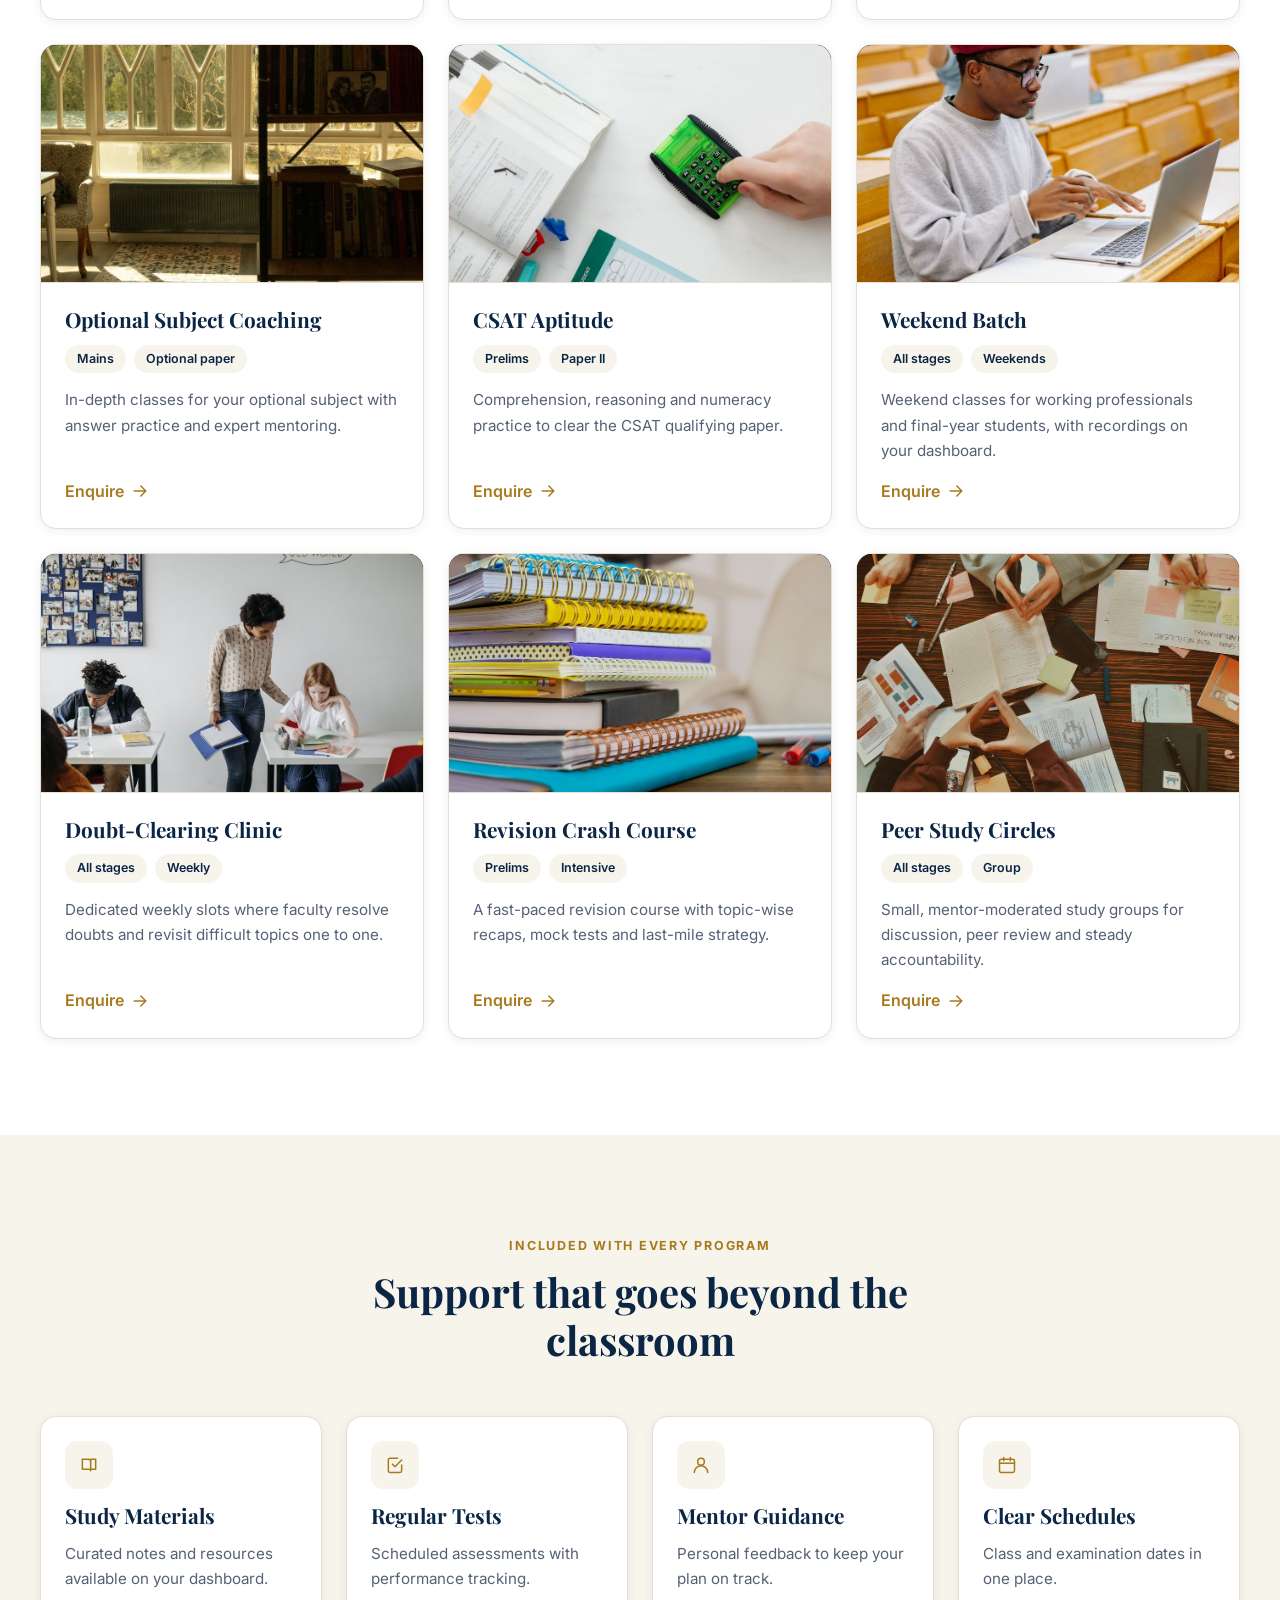
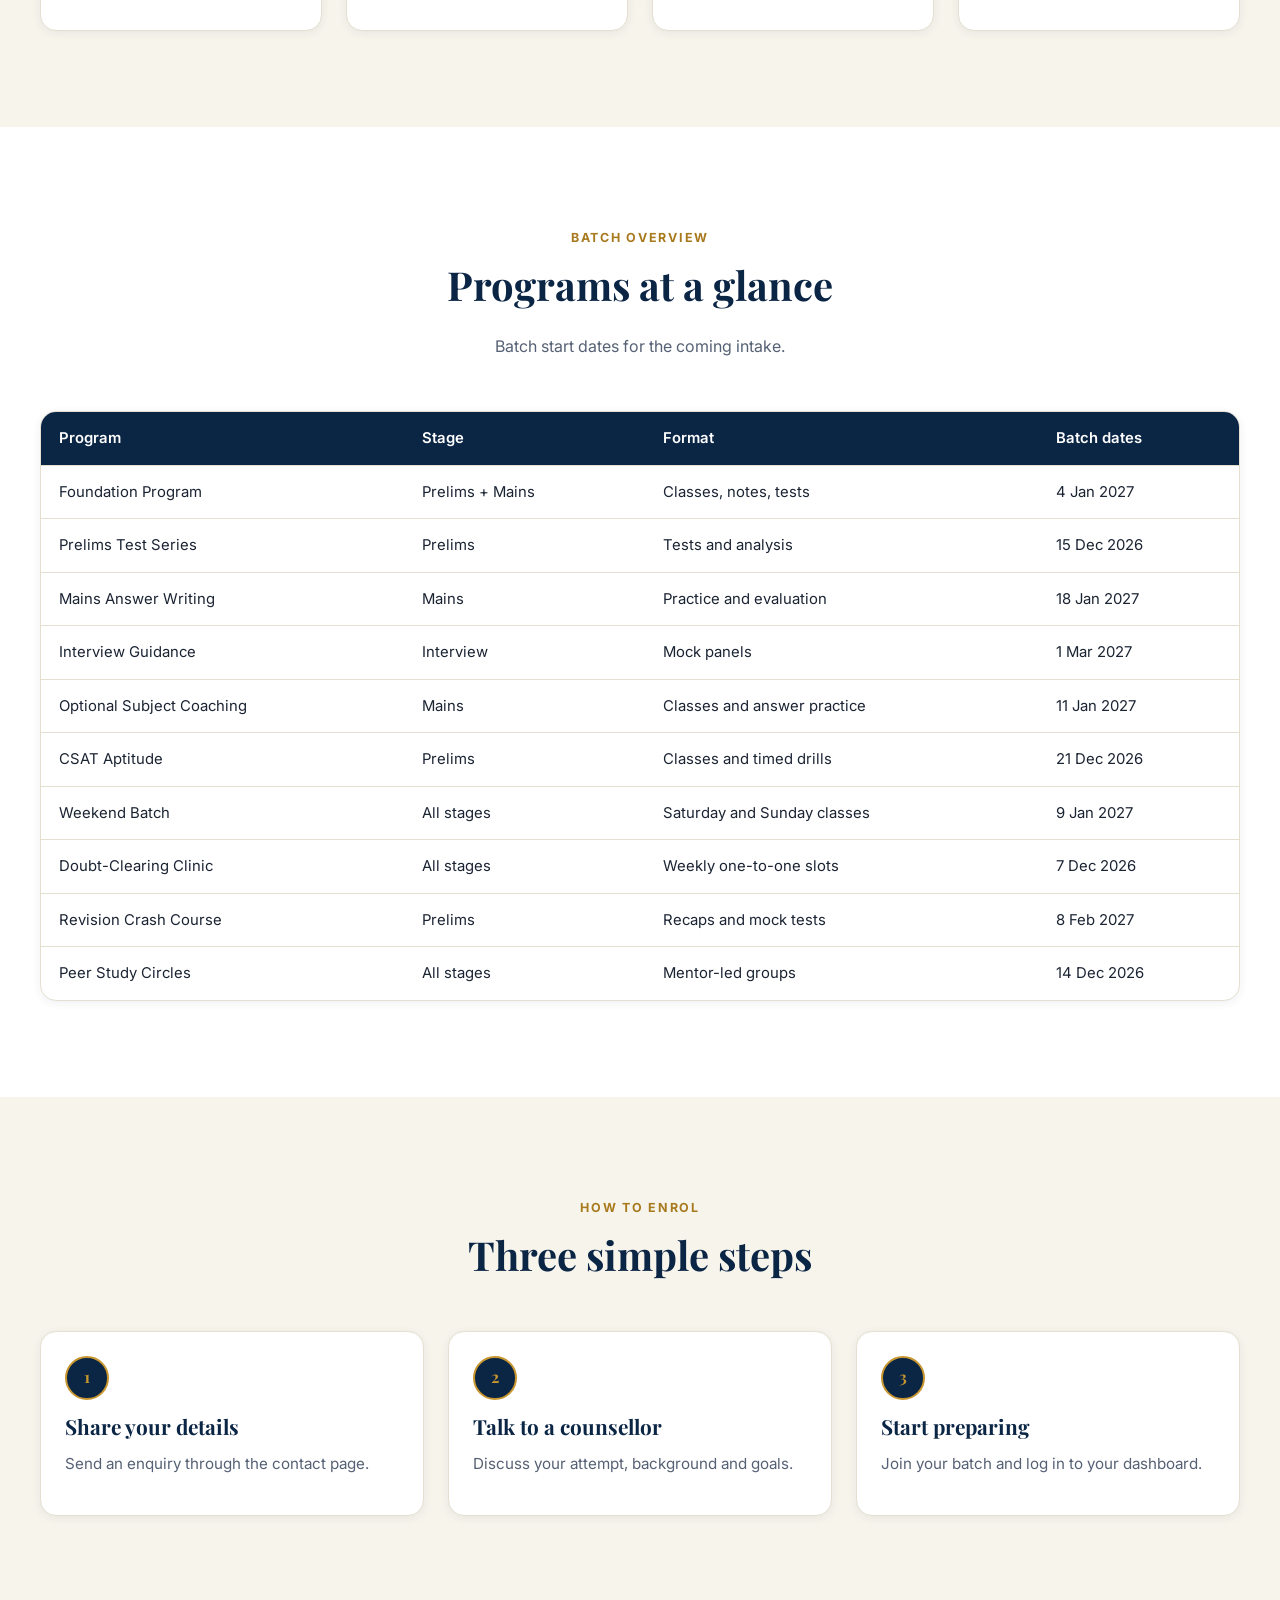
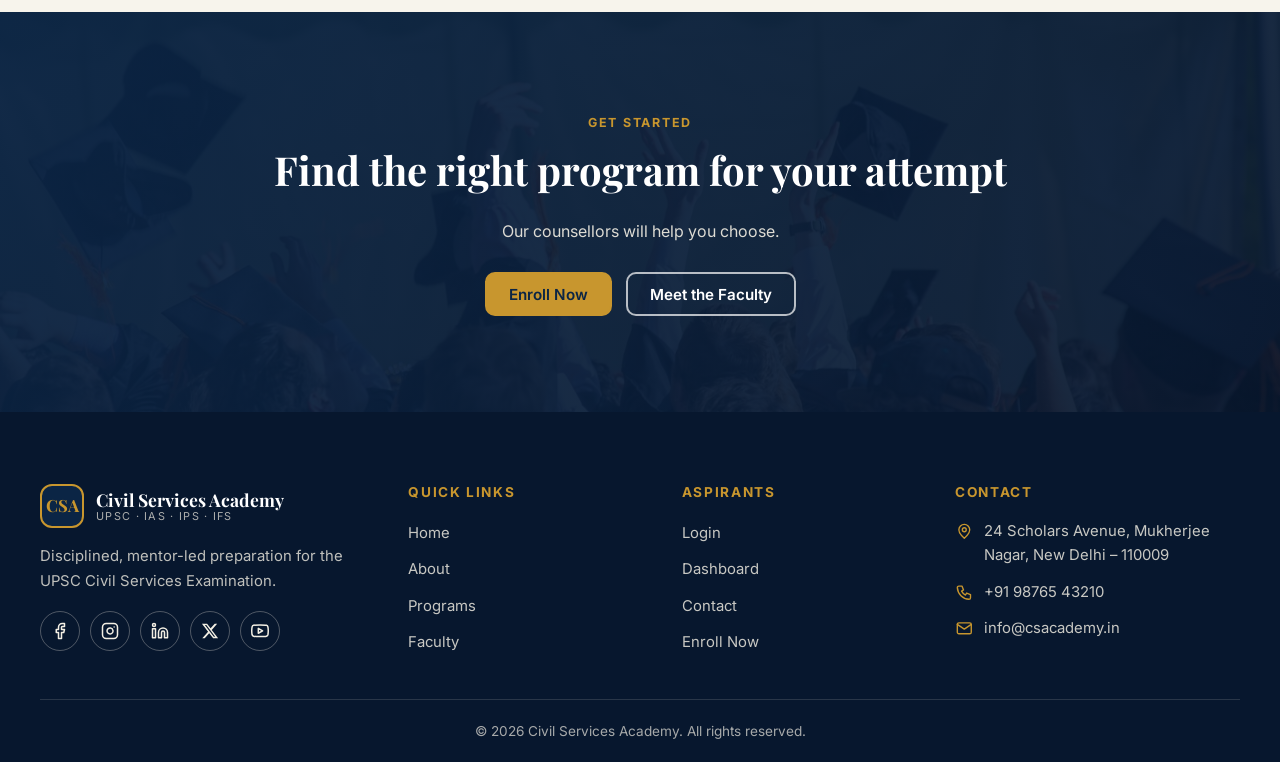
<file: programs.html>
<!DOCTYPE html>
<html lang="en" dir="ltr" data-theme="light">
<head>
  <meta charset="utf-8">
  <meta name="viewport" content="width=device-width, initial-scale=1">
  <title>Programs — Civil Services Academy</title>
  <link rel="icon" type="image/svg+xml" href="assets/images/favicon.svg">
  <link rel="alternate icon" type="image/png" href="assets/images/favicon.png">
  <meta name="description" content="UPSC coaching programs: Foundation, Prelims Test Series, Mains Answer Writing and Interview Guidance.">
  <link rel="preconnect" href="https://fonts.googleapis.com">
  <link rel="preconnect" href="https://fonts.gstatic.com" crossorigin>
  <link href="https://fonts.googleapis.com/css2?family=Inter:wght@400;500;600;700&family=Playfair+Display:wght@600;700&display=swap" rel="stylesheet">
  <link rel="stylesheet" href="assets/css/style.css">
  <link rel="stylesheet" href="assets/css/responsive.css">
  <script>(function(){try{var d=document.documentElement;d.setAttribute("data-theme",localStorage.getItem("csa-theme")||"light");d.setAttribute("dir",localStorage.getItem("csa-dir")||"ltr");}catch(e){}})();</script>
</head>
<body data-page="programs">
  <div id="site-header"></div>

  <main id="main">

    <!-- 1. Page hero -->
    <section class="page-hero" style="--hero-img:url('../images/6550408.jpeg')" aria-labelledby="h-hero">
      <div class="container">
        <nav class="crumbs" aria-label="Breadcrumb"><a href="index.html">Home</a><span aria-hidden="true">/</span><span>Programs</span></nav>
        <h1 id="h-hero">Our Programs</h1>
        <p>Stage-wise UPSC preparation, from foundation to the final interview.</p>
      </div>
    </section>

    <!-- 2. Program cards -->
    <section class="section" aria-labelledby="h-list">
      <div class="container">
        <div class="section-head">
          <span class="eyebrow">Choose Your Program</span>
          <h2 id="h-list">Twelve ways to prepare with us</h2>
        </div>
        <div class="grid grid-3">
          <article class="card program-card"><div class="media r-16-10" role="img" aria-label="Foundation classroom" style="background-image:url('assets/images/9572688.jpeg'),linear-gradient(150deg,var(--navy-2),var(--navy-deep));"></div><div class="card-body"><h3>Foundation Program</h3><div class="meta"><span class="tag">Prelims + Mains</span><span class="tag">Full year</span></div><p>Complete General Studies coverage with concept classes, notes and regular assessments.</p><a class="link-arrow" href="contact.html">Enquire <svg class="icon flip" viewBox="0 0 24 24" aria-hidden="true"><path d="M5 12h14M13 6l6 6-6 6"/></svg></a></div></article>
          <article class="card program-card"><div class="media r-16-10" role="img" aria-label="Test practice" style="background-image:url('assets/images/6683394.jpeg'),linear-gradient(150deg,var(--navy-2),var(--navy-deep));"></div><div class="card-body"><h3>Prelims Test Series</h3><div class="meta"><span class="tag">Prelims</span><span class="tag">Test-based</span></div><p>Full-length and sectional tests with detailed analysis and revision guidance.</p><a class="link-arrow" href="contact.html">Enquire <svg class="icon flip" viewBox="0 0 24 24" aria-hidden="true"><path d="M5 12h14M13 6l6 6-6 6"/></svg></a></div></article>
          <article class="card program-card"><div class="media r-16-10" role="img" aria-label="Answer writing" style="background-image:url('assets/images/6683673.jpeg'),linear-gradient(150deg,var(--navy-2),var(--navy-deep));"></div><div class="card-body"><h3>Mains Answer Writing</h3><div class="meta"><span class="tag">Mains</span><span class="tag">Evaluation</span></div><p>Daily answer practice with faculty evaluation and personal feedback.</p><a class="link-arrow" href="contact.html">Enquire <svg class="icon flip" viewBox="0 0 24 24" aria-hidden="true"><path d="M5 12h14M13 6l6 6-6 6"/></svg></a></div></article>
          <article class="card program-card"><div class="media r-16-10" role="img" aria-label="Interview panel" style="background-image:url('assets/images/5439148.jpeg'),linear-gradient(150deg,var(--navy-2),var(--navy-deep));"></div><div class="card-body"><h3>Interview Guidance</h3><div class="meta"><span class="tag">Interview</span><span class="tag">Mock panels</span></div><p>Mock Personality Tests, DAF review and current-affairs briefings.</p><a class="link-arrow" href="contact.html">Enquire <svg class="icon flip" viewBox="0 0 24 24" aria-hidden="true"><path d="M5 12h14M13 6l6 6-6 6"/></svg></a></div></article>
          <article class="card program-card"><div class="media r-16-10" role="img" aria-label="Essay and ethics session" style="background-image:url('assets/images/3059749.jpeg'),linear-gradient(150deg,var(--navy-2),var(--navy-deep));"></div><div class="card-body"><h3>Essay &amp; Ethics</h3><div class="meta"><span class="tag">Mains</span><span class="tag">Workshops</span></div><p>Workshops on essay structure and ethics case-study analysis.</p><a class="link-arrow" href="contact.html">Enquire <svg class="icon flip" viewBox="0 0 24 24" aria-hidden="true"><path d="M5 12h14M13 6l6 6-6 6"/></svg></a></div></article>
          <article class="card program-card"><div class="media r-16-10" role="img" aria-label="Current affairs discussion" style="background-image:url('assets/images/5905256.jpeg'),linear-gradient(150deg,var(--navy-2),var(--navy-deep));"></div><div class="card-body"><h3>Current Affairs</h3><div class="meta"><span class="tag">All stages</span><span class="tag">Weekly</span></div><p>Weekly briefings that connect current events to the UPSC syllabus.</p><a class="link-arrow" href="contact.html">Enquire <svg class="icon flip" viewBox="0 0 24 24" aria-hidden="true"><path d="M5 12h14M13 6l6 6-6 6"/></svg></a></div></article>
          <article class="card program-card"><div class="media r-16-10" role="img" aria-label="Reading room with bookshelves" style="background-image:url('assets/images/36733635.jpeg'),linear-gradient(150deg,var(--navy-2),var(--navy-deep));"></div><div class="card-body"><h3>Optional Subject Coaching</h3><div class="meta"><span class="tag">Mains</span><span class="tag">Optional paper</span></div><p>In-depth classes for your optional subject with answer practice and expert mentoring.</p><a class="link-arrow" href="contact.html">Enquire <svg class="icon flip" viewBox="0 0 24 24" aria-hidden="true"><path d="M5 12h14M13 6l6 6-6 6"/></svg></a></div></article>
          <article class="card program-card"><div class="media r-16-10" role="img" aria-label="Student practising with a calculator" style="background-image:url('assets/images/6958525.jpeg'),linear-gradient(150deg,var(--navy-2),var(--navy-deep));"></div><div class="card-body"><h3>CSAT Aptitude</h3><div class="meta"><span class="tag">Prelims</span><span class="tag">Paper II</span></div><p>Comprehension, reasoning and numeracy practice to clear the CSAT qualifying paper.</p><a class="link-arrow" href="contact.html">Enquire <svg class="icon flip" viewBox="0 0 24 24" aria-hidden="true"><path d="M5 12h14M13 6l6 6-6 6"/></svg></a></div></article>
          <article class="card program-card"><div class="media r-16-10" role="img" aria-label="Student studying on a laptop" style="background-image:url('assets/images/8199167.jpeg'),linear-gradient(150deg,var(--navy-2),var(--navy-deep));"></div><div class="card-body"><h3>Weekend Batch</h3><div class="meta"><span class="tag">All stages</span><span class="tag">Weekends</span></div><p>Weekend classes for working professionals and final-year students, with recordings on your dashboard.</p><a class="link-arrow" href="contact.html">Enquire <svg class="icon flip" viewBox="0 0 24 24" aria-hidden="true"><path d="M5 12h14M13 6l6 6-6 6"/></svg></a></div></article>
          <article class="card program-card"><div class="media r-16-10" role="img" aria-label="Teacher helping a student with a doubt" style="background-image:url('assets/images/8423075.jpeg'),linear-gradient(150deg,var(--navy-2),var(--navy-deep));"></div><div class="card-body"><h3>Doubt-Clearing Clinic</h3><div class="meta"><span class="tag">All stages</span><span class="tag">Weekly</span></div><p>Dedicated weekly slots where faculty resolve doubts and revisit difficult topics one to one.</p><a class="link-arrow" href="contact.html">Enquire <svg class="icon flip" viewBox="0 0 24 24" aria-hidden="true"><path d="M5 12h14M13 6l6 6-6 6"/></svg></a></div></article>
          <article class="card program-card"><div class="media r-16-10" role="img" aria-label="Stack of notebooks for revision" style="background-image:url('assets/images/7054755.jpeg'),linear-gradient(150deg,var(--navy-2),var(--navy-deep));"></div><div class="card-body"><h3>Revision Crash Course</h3><div class="meta"><span class="tag">Prelims</span><span class="tag">Intensive</span></div><p>A fast-paced revision course with topic-wise recaps, mock tests and last-mile strategy.</p><a class="link-arrow" href="contact.html">Enquire <svg class="icon flip" viewBox="0 0 24 24" aria-hidden="true"><path d="M5 12h14M13 6l6 6-6 6"/></svg></a></div></article>
          <article class="card program-card"><div class="media r-16-10" role="img" aria-label="Students studying together around a table" style="background-image:url('assets/images/15244082.jpeg'),linear-gradient(150deg,var(--navy-2),var(--navy-deep));"></div><div class="card-body"><h3>Peer Study Circles</h3><div class="meta"><span class="tag">All stages</span><span class="tag">Group</span></div><p>Small, mentor-moderated study groups for discussion, peer review and steady accountability.</p><a class="link-arrow" href="contact.html">Enquire <svg class="icon flip" viewBox="0 0 24 24" aria-hidden="true"><path d="M5 12h14M13 6l6 6-6 6"/></svg></a></div></article>
        </div>
      </div>
    </section>

    <!-- 3. Inclusions -->
    <section class="section alt" aria-labelledby="h-incl">
      <div class="container">
        <div class="section-head">
          <span class="eyebrow">Included With Every Program</span>
          <h2 id="h-incl">Support that goes beyond the classroom</h2>
        </div>
        <div class="grid grid-4">
          <article class="card feature-card"><div class="card-body"><div class="program-icon"><svg class="icon" viewBox="0 0 24 24" aria-hidden="true"><path d="M4 5h7a3 3 0 0 1 3 3v11a2 2 0 0 0-2-2H4zM20 5h-6v12h6z"/></svg></div><h3>Study Materials</h3><p>Curated notes and resources available on your dashboard.</p></div></article>
          <article class="card feature-card"><div class="card-body"><div class="program-icon"><svg class="icon" viewBox="0 0 24 24" aria-hidden="true"><path d="M9 11l3 3 8-8"/><path d="M20 12v7a2 2 0 0 1-2 2H6a2 2 0 0 1-2-2V6a2 2 0 0 1 2-2h9"/></svg></div><h3>Regular Tests</h3><p>Scheduled assessments with performance tracking.</p></div></article>
          <article class="card feature-card"><div class="card-body"><div class="program-icon"><svg class="icon" viewBox="0 0 24 24" aria-hidden="true"><circle cx="12" cy="8" r="4"/><path d="M4 21a8 8 0 0 1 16 0"/></svg></div><h3>Mentor Guidance</h3><p>Personal feedback to keep your plan on track.</p></div></article>
          <article class="card feature-card"><div class="card-body"><div class="program-icon"><svg class="icon" viewBox="0 0 24 24" aria-hidden="true"><rect x="3" y="5" width="18" height="16" rx="2"/><path d="M3 10h18M8 3v4M16 3v4"/></svg></div><h3>Clear Schedules</h3><p>Class and examination dates in one place.</p></div></article>
        </div>
      </div>
    </section>

    <!-- 4. Batches table -->
    <section class="section" aria-labelledby="h-batch">
      <div class="container">
        <div class="section-head">
          <span class="eyebrow">Batch Overview</span>
          <h2 id="h-batch">Programs at a glance</h2>
          <p>Batch start dates for the coming intake.</p>
        </div>
        <div class="table-wrap">
          <table class="data">
            <thead><tr><th>Program</th><th>Stage</th><th>Format</th><th>Batch dates</th></tr></thead>
            <tbody>
              <tr><td>Foundation Program</td><td>Prelims + Mains</td><td>Classes, notes, tests</td><td>4 Jan 2027</td></tr>
              <tr><td>Prelims Test Series</td><td>Prelims</td><td>Tests and analysis</td><td>15 Dec 2026</td></tr>
              <tr><td>Mains Answer Writing</td><td>Mains</td><td>Practice and evaluation</td><td>18 Jan 2027</td></tr>
              <tr><td>Interview Guidance</td><td>Interview</td><td>Mock panels</td><td>1 Mar 2027</td></tr>
              <tr><td>Optional Subject Coaching</td><td>Mains</td><td>Classes and answer practice</td><td>11 Jan 2027</td></tr>
              <tr><td>CSAT Aptitude</td><td>Prelims</td><td>Classes and timed drills</td><td>21 Dec 2026</td></tr>
              <tr><td>Weekend Batch</td><td>All stages</td><td>Saturday and Sunday classes</td><td>9 Jan 2027</td></tr>
              <tr><td>Doubt-Clearing Clinic</td><td>All stages</td><td>Weekly one-to-one slots</td><td>7 Dec 2026</td></tr>
              <tr><td>Revision Crash Course</td><td>Prelims</td><td>Recaps and mock tests</td><td>8 Feb 2027</td></tr>
              <tr><td>Peer Study Circles</td><td>All stages</td><td>Mentor-led groups</td><td>14 Dec 2026</td></tr>
            </tbody>
          </table>
        </div>
      </div>
    </section>

    <!-- 5. How to enrol -->
    <section class="section alt" aria-labelledby="h-enrol">
      <div class="container">
        <div class="section-head">
          <span class="eyebrow">How to Enrol</span>
          <h2 id="h-enrol">Three simple steps</h2>
        </div>
        <div class="grid grid-3">
          <article class="card feature-card"><div class="card-body"><span class="step-no">1</span><h3>Share your details</h3><p>Send an enquiry through the contact page.</p></div></article>
          <article class="card feature-card"><div class="card-body"><span class="step-no">2</span><h3>Talk to a counsellor</h3><p>Discuss your attempt, background and goals.</p></div></article>
          <article class="card feature-card"><div class="card-body"><span class="step-no">3</span><h3>Start preparing</h3><p>Join your batch and log in to your dashboard.</p></div></article>
        </div>
      </div>
    </section>

    <!-- 6. CTA -->
    <section class="section cta-band" aria-labelledby="h-cta">
      <div class="container">
        <span class="eyebrow">Get Started</span>
        <h2 id="h-cta">Find the right program for your attempt</h2>
        <p>Our counsellors will help you choose.</p>
        <div class="btn-row"><a class="btn btn-primary" href="contact.html">Enroll Now</a><a class="btn btn-light" href="faculty.html">Meet the Faculty</a></div>
      </div>
    </section>

  </main>

  <div id="site-footer"></div>
  <script src="assets/js/main.js"></script>
</body>
</html>
</file>
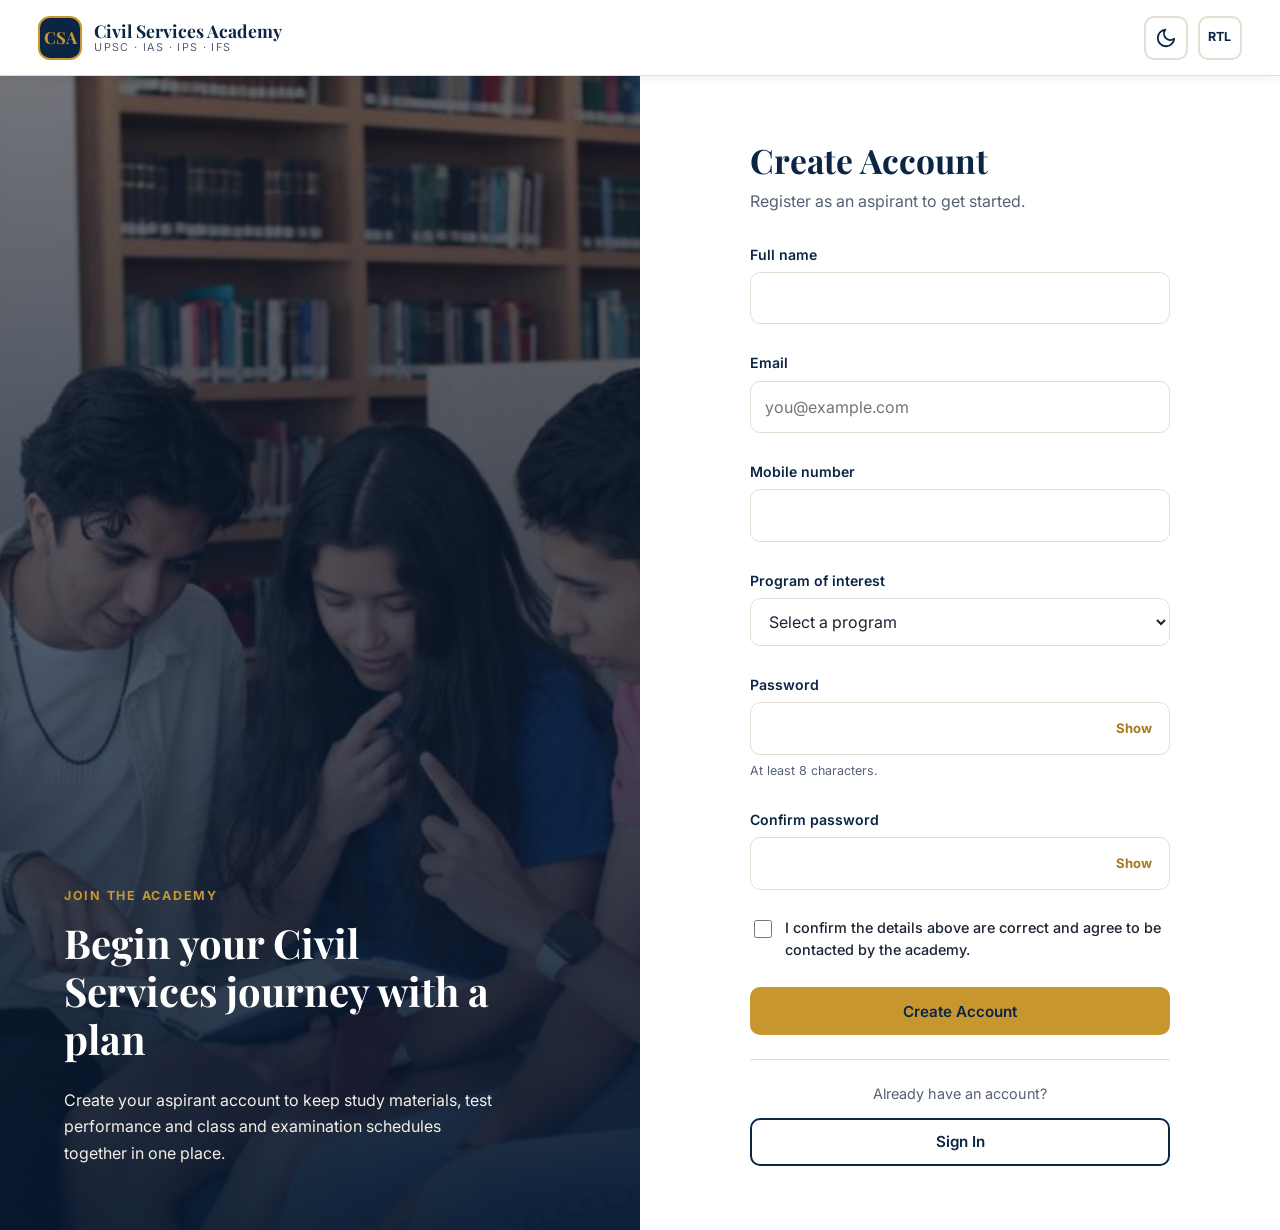
<file: register.html>
<!DOCTYPE html>
<html lang="en" dir="ltr" data-theme="light">
<head>
  <meta charset="utf-8">
  <meta name="viewport" content="width=device-width, initial-scale=1">
  <title>Create Account — Civil Services Academy</title>
  <link rel="icon" type="image/svg+xml" href="assets/images/favicon.svg">
  <link rel="alternate icon" type="image/png" href="assets/images/favicon.png">
  <meta name="description" content="Create your Civil Services Academy aspirant account.">
  <link rel="preconnect" href="https://fonts.googleapis.com">
  <link rel="preconnect" href="https://fonts.gstatic.com" crossorigin>
  <link href="https://fonts.googleapis.com/css2?family=Inter:wght@400;500;600;700&family=Playfair+Display:wght@600;700&display=swap" rel="stylesheet">
  <link rel="stylesheet" href="assets/css/style.css">
  <link rel="stylesheet" href="assets/css/responsive.css">
  <script>(function(){try{var d=document.documentElement;d.setAttribute("data-theme",localStorage.getItem("csa-theme")||"light");d.setAttribute("dir",localStorage.getItem("csa-dir")||"ltr");}catch(e){}})();</script>
</head>
<body data-page="register">

  <!-- Minimal navbar: logo on the left, display controls on the right -->
  <header class="site-header auth-header">
    <div class="container nav-wrap">
      <a class="brand" href="index.html" aria-label="Civil Services Academy home">
        <span class="brand-mark" aria-hidden="true">CSA</span>
        <span class="brand-text"><span class="brand-name">Civil Services Academy</span><span class="brand-tag">UPSC · IAS · IPS · IFS</span></span>
      </a>
      <div class="tools-row">
        <button class="icon-btn theme-toggle" type="button" aria-label="Toggle light and dark theme">
          <svg class="icon i-moon" viewBox="0 0 24 24" aria-hidden="true"><path d="M21 12.8A9 9 0 1 1 11.2 3a7 7 0 0 0 9.8 9.8z"/></svg>
          <svg class="icon i-sun" viewBox="0 0 24 24" aria-hidden="true"><circle cx="12" cy="12" r="4"/><path d="M12 2v2M12 20v2M2 12h2M20 12h2M4.9 4.9l1.4 1.4M17.7 17.7l1.4 1.4M4.9 19.1l1.4-1.4M17.7 6.3l1.4-1.4"/></svg>
        </button>
        <button class="icon-btn dir-toggle" type="button" aria-label="Toggle left-to-right and right-to-left layout"><span class="dir-label">RTL</span></button>
      </div>
    </div>
  </header>

  <main class="auth" id="main">
    <section class="auth-visual alt" aria-label="Welcome">
      <span class="eyebrow">Join the Academy</span>
      <h2>Begin your Civil Services journey with a plan</h2>
      <p>Create your aspirant account to keep study materials, test performance and class and examination schedules together in one place.</p>
    </section>

    <section class="auth-form-wrap" aria-labelledby="h-register">
      <div class="auth-card">
        <h1 id="h-register">Create Account</h1>
        <p>Register as an aspirant to get started.</p>
        <form data-demo-form data-demo-message="Your account has been created. Redirecting you to sign in…" data-goto="login.html" aria-label="Create account form">
          <div class="field" data-required>
            <label for="r-name">Full name</label>
            <input id="r-name" name="name" type="text" required autocomplete="name">
            <span class="err">Please enter your full name.</span>
          </div>
          <div class="field" data-required>
            <label for="r-email">Email</label>
            <input id="r-email" name="email" type="email" required autocomplete="email" placeholder="you@example.com">
            <span class="err">Please enter a valid email address.</span>
          </div>
          <div class="field" data-required>
            <label for="r-phone">Mobile number</label>
            <input id="r-phone" name="phone" type="tel" required pattern="\+?[0-9][0-9 \-]{6,14}" autocomplete="tel">
            <span class="err">Please enter a valid mobile number.</span>
          </div>
          <div class="field" data-required>
            <label for="r-program">Program of interest</label>
            <select id="r-program" name="program" required>
              <option value="">Select a program</option><option>Foundation Program</option><option>Prelims Test Series</option><option>Mains Answer Writing</option><option>Interview Guidance</option><option>Optional Subject Coaching</option><option>Weekend Batch</option>
            </select>
            <span class="err">Please choose a program.</span>
          </div>
          <div class="field" data-required>
            <label for="r-pass">Password</label>
            <div class="pw">
              <input id="r-pass" name="password" type="password" required minlength="8" autocomplete="new-password">
              <button class="pw-toggle" type="button" data-toggle-password="r-pass" aria-label="Show password" aria-pressed="false">Show</button>
            </div>
            <span class="hint">At least 8 characters.</span>
            <span class="err">Password must be at least 8 characters.</span>
          </div>
          <div class="field" data-required>
            <label for="r-confirm">Confirm password</label>
            <div class="pw">
              <input id="r-confirm" name="confirm" type="password" required minlength="8" autocomplete="new-password" data-match="r-pass">
              <button class="pw-toggle" type="button" data-toggle-password="r-confirm" aria-label="Show password" aria-pressed="false">Show</button>
            </div>
            <span class="err">Passwords do not match.</span>
          </div>
          <div class="field" data-required>
            <label class="check" for="r-terms"><input id="r-terms" name="terms" type="checkbox" required><span>I confirm the details above are correct and agree to be contacted by the academy.</span></label>
            <span class="err">Please accept to continue.</span>
          </div>
          <button class="btn btn-primary btn-block" type="submit">Create Account</button>
          <p class="form-status" role="status" aria-live="polite" hidden></p>
        </form>
        <div class="auth-alt">
          <span>Already have an account?</span>
          <a class="btn btn-outline btn-block" href="login.html">Sign In</a>
        </div>
      </div>
    </section>
  </main>

  <script src="assets/js/main.js"></script>
</body>
</html>
</file>
<file: assets/css/style.css>
/* ==========================================================================
   Civil Services Academy — Design System (style.css)
   Tokens, base, shared components. Breakpoints live in responsive.css
   ========================================================================== */

:root {
  --navy: #0b2545;
  --navy-2: #13315c;
  --navy-deep: #07172e;
  --gold: #c8962e;
  --gold-d: #a87a1e;
  --on-navy: #f3efe4;
  --on-gold: #0b2545;

  --bg: #ffffff;
  --bg-alt: #f7f4ec;
  --surface: #ffffff;
  --text: #1b2433;
  --muted: #566175;
  --border: #e4dfd0;
  --ink: #0b2545;            /* headings / outline buttons */
  --shadow: 0 12px 32px rgba(11, 37, 69, 0.1);
  --shadow-sm: 0 2px 10px rgba(11, 37, 69, 0.07);

  --radius: 16px;
  --radius-sm: 10px;
  --nav-h: 76px;
  --btn-h: 44px;
  --page-hero-h: 340px;       /* shared hero height for inner pages */
  --gutter: clamp(14px, 4vw, 32px);
  --container: 1200px;
  --section-y: clamp(56px, 8vw, 96px);

  --font-head: "Playfair Display", Georgia, "Times New Roman", serif;
  --font-body: "Inter", system-ui, -apple-system, "Segoe UI", Roboto, Arial, sans-serif;
}

:root[data-theme="dark"] {
  --gold: #e0b04f;
  --bg: #0a1424;
  --bg-alt: #0e1b31;
  --surface: #12213a;
  --text: #e9edf5;
  --muted: #a3aec4;
  --border: #24365a;
  --ink: #f1ede2;
  --shadow: 0 12px 32px rgba(0, 0, 0, 0.4);
  --shadow-sm: 0 2px 10px rgba(0, 0, 0, 0.3);
}

/* ---------- Base ---------- */
*, *::before, *::after { box-sizing: border-box; }
html { scroll-behavior: smooth; -webkit-text-size-adjust: 100%; }
body {
  margin: 0;
  font-family: var(--font-body);
  font-size: 1rem;
  line-height: 1.65;
  color: var(--text);
  background: var(--bg);
  transition: background-color 0.25s ease, color 0.25s ease;
}
img, svg { max-width: 100%; display: block; }
a { color: inherit; text-decoration: none; }
h1, h2, h3, h4 {
  font-family: var(--font-head);
  color: var(--ink);
  line-height: 1.2;
  margin: 0 0 0.6em;
  overflow-wrap: anywhere;
}
h1 { font-size: clamp(1.9rem, 5vw, 3.4rem); }
h2 { font-size: clamp(1.6rem, 3.6vw, 2.5rem); }
h3 { font-size: clamp(1.1rem, 2vw, 1.3rem); }
p { margin: 0 0 1em; overflow-wrap: break-word; }
ul { margin: 0; padding: 0; list-style: none; }
button { font: inherit; cursor: pointer; }
:focus-visible { outline: 3px solid var(--gold); outline-offset: 2px; }
.sr-only {
  position: absolute; width: 1px; height: 1px; padding: 0; margin: -1px;
  overflow: hidden; clip: rect(0, 0, 0, 0); white-space: nowrap; border: 0;
}
.icon { width: 1.25em; height: 1.25em; stroke: currentColor; fill: none; stroke-width: 1.8; stroke-linecap: round; stroke-linejoin: round; flex: none; }
[dir="rtl"] .flip { transform: scaleX(-1); }

.container { width: min(100% - 2 * var(--gutter), var(--container)); margin-inline: auto; }
.section { padding-block: var(--section-y); }
.section.alt { background: var(--bg-alt); }
.section.navy { background: var(--navy); color: var(--on-navy); }
.section.navy h2, .section.navy h3 { color: #fff; }

.section-head { max-width: 720px; margin: 0 auto clamp(32px, 5vw, 52px); text-align: center; }
.section-head p { color: var(--muted); margin: 0; }
.eyebrow {
  display: inline-block; margin-bottom: 12px;
  font-size: 0.78rem; font-weight: 700; letter-spacing: 0.14em; text-transform: uppercase;
  color: var(--gold-d);
}
:root[data-theme="dark"] .eyebrow { color: var(--gold); }
.section.navy .eyebrow { color: var(--gold); }

/* ---------- Buttons ---------- */
.btn {
  display: inline-flex; align-items: center; justify-content: center; gap: 8px;
  height: var(--btn-h); padding: 0 22px;
  font-size: 0.95rem; font-weight: 600; line-height: 1; white-space: nowrap;
  border-radius: var(--radius-sm); border: 2px solid transparent;
  transition: background-color 0.2s, color 0.2s, border-color 0.2s, transform 0.2s;
  text-align: center;
}
.btn:hover { transform: translateY(-1px); }
.btn-primary { background: var(--gold); color: var(--on-gold); border-color: var(--gold); }
.btn-primary:hover { background: var(--gold-d); border-color: var(--gold-d); color: #fff; }
.btn-outline { background: transparent; color: var(--ink); border-color: var(--ink); }
.btn-outline:hover { background: var(--ink); color: var(--bg); }
.btn-light { background: transparent; color: #fff; border-color: rgba(255, 255, 255, 0.7); }
.btn-light:hover { background: #fff; color: var(--navy); }
.btn-row { display: flex; flex-wrap: wrap; gap: 14px; }
.link-arrow { display: inline-flex; align-items: center; gap: 6px; font-weight: 600; color: var(--gold-d); }
:root[data-theme="dark"] .link-arrow { color: var(--gold); }
.link-arrow:hover { text-decoration: underline; }

/* ---------- Header / Navbar (shared) ---------- */
.site-header {
  position: sticky; top: 0; z-index: 100;
  height: var(--nav-h);
  background: var(--surface);
  border-bottom: 1px solid var(--border);
  box-shadow: var(--shadow-sm);
}
.nav-wrap { height: 100%; display: flex; align-items: center; gap: 20px; }
.brand { display: flex; align-items: center; gap: 12px; flex: none; min-width: 0; }
.brand-mark {
  width: 44px; height: 44px; border-radius: 12px; flex: none;
  display: grid; place-items: center;
  background: var(--navy); color: var(--gold);
  font-family: var(--font-head); font-weight: 700; font-size: 1.05rem;
  border: 2px solid var(--gold);
}
.brand-text { display: flex; flex-direction: column; line-height: 1.15; min-width: 0; }
.brand-name { font-family: var(--font-head); font-weight: 700; font-size: 1.1rem; color: var(--ink); white-space: nowrap; }
.brand-tag { font-size: 0.68rem; letter-spacing: 0.12em; text-transform: uppercase; color: var(--muted); white-space: nowrap; }

.nav-panel { flex: 1; display: flex; align-items: center; justify-content: space-between; gap: 20px; min-width: 0; }
.nav-list { display: flex; align-items: center; gap: 4px; }
.nav-link {
  position: relative; display: inline-flex; align-items: center; gap: 6px;
  padding: 10px 14px; border: 0; background: none;
  font-size: 0.95rem; font-weight: 500; color: var(--text); border-radius: 8px;
  white-space: nowrap;
}
.nav-link:hover { color: var(--gold-d); }
:root[data-theme="dark"] .nav-link:hover { color: var(--gold); }
.nav-link.active { color: var(--ink); font-weight: 700; }
.nav-link.active::after {
  content: ""; position: absolute; inset-inline: 14px; bottom: 3px; height: 3px;
  border-radius: 3px; background: var(--gold);
}
.nav-link .chev { width: 1em; height: 1em; transition: transform 0.2s; }
.has-sub { position: relative; }
.has-sub.open > .nav-link .chev { transform: rotate(180deg); }
.sub-menu {
  display: none; position: absolute; top: calc(100% + 8px); inset-inline-start: 0;
  min-width: 190px; padding: 8px;
  background: var(--surface); border: 1px solid var(--border);
  border-radius: 12px; box-shadow: var(--shadow); z-index: 5;
}
.has-sub.open > .sub-menu { display: block; }
.sub-menu a { display: block; padding: 10px 14px; border-radius: 8px; font-size: 0.93rem; white-space: nowrap; }
.sub-menu a:hover, .sub-menu a.active { background: var(--bg-alt); color: var(--gold-d); font-weight: 600; }

.nav-actions { display: flex; align-items: center; gap: 10px; flex: none; }
.icon-btn {
  width: var(--btn-h); height: var(--btn-h); flex: none;
  display: inline-flex; align-items: center; justify-content: center;
  border-radius: var(--radius-sm); border: 2px solid var(--border);
  background: transparent; color: var(--ink);
  font-size: 0.78rem; font-weight: 700; letter-spacing: 0.02em;
}
.icon-btn:hover { border-color: var(--gold); color: var(--gold-d); }
:root[data-theme="dark"] .icon-btn:hover { color: var(--gold); }
.theme-toggle .i-sun { display: none; }
:root[data-theme="dark"] .theme-toggle .i-sun { display: block; }
:root[data-theme="dark"] .theme-toggle .i-moon { display: none; }
/* Navbar action buttons: identical box in every theme / direction */
.nav-actions .btn { height: var(--btn-h); width: 132px; min-width: 132px; padding: 0 16px; font-size: 0.95rem; font-weight: 600; border-width: 2px; border-radius: var(--radius-sm); }

.icon-btn .icon { width: 22px; height: 22px; stroke-width: 2; }
.hamburger { display: none; margin-inline-start: auto; }
.hamburger .icon { width: 26px; height: 26px; stroke-width: 2.2; }
.hamburger .i-close { display: none; }
.hamburger[aria-expanded="true"] .i-menu { display: none; }
.hamburger[aria-expanded="true"] .i-close { display: block; }

/* ---------- Cards ---------- */
.card {
  display: flex; flex-direction: column; height: 100%;
  background: var(--surface); border: 1px solid var(--border);
  border-radius: var(--radius); box-shadow: var(--shadow-sm); overflow: hidden;
  transition: transform 0.25s, box-shadow 0.25s;
}
.card:hover { transform: translateY(-4px); box-shadow: var(--shadow); }
.card-body { display: flex; flex-direction: column; flex: 1; padding: 24px; }
.card-body p { color: var(--muted); font-size: 0.95rem; }
.card-body .link-arrow { margin-top: auto; }

.media {
  position: relative; width: 100%; background-color: var(--navy-2);
  background-size: cover; background-position: center; background-repeat: no-repeat;
}
.media.r-16-10 { aspect-ratio: 16 / 10; }
.media.r-4-3 { aspect-ratio: 4 / 3; }
.media.r-4-5 { aspect-ratio: 4 / 5; }

/* Grids (column counts adjusted in responsive.css) */
.grid { display: grid; gap: 24px; }
.grid-2 { grid-template-columns: repeat(2, minmax(0, 1fr)); }
.grid-3 { grid-template-columns: repeat(3, minmax(0, 1fr)); }
.grid-4 { grid-template-columns: repeat(4, minmax(0, 1fr)); }

/* ---------- Home 1 ---------- */
.hero-home {
  position: relative; display: flex; align-items: center; overflow: hidden;
  min-height: calc(100vh - var(--nav-h));
  min-height: calc(100svh - var(--nav-h));
  background: linear-gradient(180deg, var(--bg-alt), var(--bg));
  padding-block: clamp(20px, 4vh, 64px);
}
.hero-grid { display: grid; grid-template-columns: minmax(0, 1.08fr) minmax(0, 0.92fr); align-items: center; gap: clamp(32px, 5vw, 72px); }
.hero-copy .eyebrow { display: inline-flex; align-items: center; gap: 12px; margin-bottom: 18px; }
.hero-copy .eyebrow::before { content: ""; width: 32px; height: 2px; background: var(--gold); }
.hero-copy h1 { font-size: clamp(2rem, 4.4vw, 3.4rem); line-height: 1.14; margin-bottom: 20px; }
.hero-copy p.lead { font-size: clamp(1rem, 1.5vw, 1.15rem); color: var(--muted); max-width: 540px; margin-bottom: 0; }
.hero-copy .btn-row { margin-top: 30px; }
.pillars { display: flex; flex-wrap: wrap; gap: 10px; margin-top: 34px; }
.pillar {
  display: inline-flex; align-items: center; gap: 8px; padding: 8px 14px;
  border: 1px solid var(--border); border-radius: 999px; background: var(--surface);
  font-size: 0.85rem; font-weight: 600; color: var(--ink);
}
.pillar .icon { color: var(--gold-d); }
.hero-visual { --off: 14px; position: relative; width: min(100%, 470px, 56vh); width: min(100%, 470px, 56svh); margin-inline-start: auto; }
.hero-visual::before {
  content: ""; position: absolute; inset: 0; z-index: 0;
  border: 2px solid var(--gold); border-radius: 50% 50% 16px 16px / 40% 40% 16px 16px;
  transform: translate(var(--off), var(--off));
}
[dir="rtl"] .hero-visual::before { transform: translate(calc(-1 * var(--off)), var(--off)); }
.hero-visual .media {
  position: relative; z-index: 1; width: 100%; aspect-ratio: 4 / 5;
  border-radius: 50% 50% 16px 16px / 40% 40% 16px 16px;
  border: 6px solid var(--surface); box-shadow: var(--shadow);
  background-position: 50% 42%;
  background-image: linear-gradient(160deg, var(--navy-2), var(--navy-deep));
}
.hero-badge {
  position: absolute; z-index: 2; inset-inline-start: calc(-1 * clamp(14px, 3vw, 44px)); bottom: 9%;
  display: flex; align-items: center; gap: 12px; padding: 14px 18px;
  width: max-content; max-width: min(270px, 92%);
  background: var(--surface); border: 1px solid var(--border);
  border-radius: 14px; box-shadow: var(--shadow);
}
.hero-badge .icon { width: 28px; height: 28px; color: var(--gold-d); }
.hero-badge strong { display: block; font-family: var(--font-head); font-size: 1rem; color: var(--ink); line-height: 1.25; }
.hero-badge span { display: block; font-size: 0.8rem; line-height: 1.4; color: var(--muted); }

.topper-card { text-align: center; }
.topper-top { background: var(--navy); color: #fff; padding: 28px 20px 40px; }
.rank { display: inline-block; font-family: var(--font-head); font-size: 2rem; font-weight: 700; color: var(--gold); line-height: 1; }
.rank-label { display: block; margin-top: 6px; font-size: 0.75rem; letter-spacing: 0.12em; text-transform: uppercase; color: var(--on-navy); opacity: 0.85; }
.avatar {
  width: 84px; height: 84px; border-radius: 50%; margin: -42px auto 14px;
  display: grid; place-items: center;
  background: var(--bg-alt); color: var(--ink); border: 4px solid var(--surface);
  font-family: var(--font-head); font-size: 1.6rem; font-weight: 700; box-shadow: var(--shadow-sm);
}
.topper-card .card-body { align-items: center; padding-top: 0; }
.tag { display: inline-block; padding: 4px 12px; border-radius: 999px; background: var(--bg-alt); font-size: 0.78rem; font-weight: 600; color: var(--ink); }
.demo-note { margin: 28px auto 0; max-width: 720px; text-align: center; font-size: 0.85rem; color: var(--muted); }

.program-card .media { border-bottom: 1px solid var(--border); }
.program-icon {
  width: 48px; height: 48px; border-radius: 12px; margin-bottom: 14px; flex: none;
  display: grid; place-items: center; background: var(--bg-alt); color: var(--gold-d);
}
:root[data-theme="dark"] .program-icon { color: var(--gold); }

.split { display: grid; grid-template-columns: 1fr 1fr; align-items: center; gap: clamp(28px, 5vw, 64px); }
.split .media { border-radius: var(--radius); box-shadow: var(--shadow); aspect-ratio: 5 / 4; background-image: linear-gradient(150deg, var(--navy-2), var(--navy-deep)); }
.check-list { display: grid; gap: 18px; margin-top: 24px; }
.check-list li { display: flex; gap: 14px; align-items: flex-start; }
.check-list .tick { width: 30px; height: 30px; border-radius: 50%; flex: none; display: grid; place-items: center; background: var(--gold); color: var(--on-gold); }
.check-list .tick .icon { width: 16px; height: 16px; stroke-width: 2.6; }
.check-list h3 { font-size: 1.05rem; margin-bottom: 4px; font-family: var(--font-body); font-weight: 700; }
.check-list p { margin: 0; color: var(--muted); font-size: 0.95rem; }

.faculty-card { text-align: center; }
.faculty-card .media { background-image: linear-gradient(160deg, var(--navy-2), var(--navy-deep)); }
.faculty-card .card-body { align-items: center; }
.faculty-card .role { color: var(--gold-d); font-weight: 600; font-size: 0.88rem; margin-bottom: 8px; }
:root[data-theme="dark"] .faculty-card .role { color: var(--gold); }
.faculty-card .link-arrow { margin-top: auto; }

.dash-preview { position: relative; background: var(--surface); border: 1px solid var(--border); border-radius: var(--radius); padding: clamp(18px, 3vw, 28px); box-shadow: var(--shadow); }
.dash-preview .demo-flag { position: absolute; top: -12px; inset-inline-end: 20px; padding: 4px 12px; border-radius: 999px; background: var(--gold); color: var(--on-gold); font-size: 0.72rem; font-weight: 700; letter-spacing: 0.08em; text-transform: uppercase; }
.mini-stat { padding: 16px; border-radius: 12px; background: var(--bg-alt); border: 1px solid var(--border); }
.mini-stat .num { display: block; font-family: var(--font-head); font-size: 1.5rem; font-weight: 700; color: var(--ink); line-height: 1.2; }
.mini-stat .lbl { font-size: 0.8rem; color: var(--muted); }
.bars { display: flex; align-items: flex-end; gap: 10px; height: 110px; margin-top: 18px; padding: 14px 14px 0; border-radius: 12px; background: var(--bg-alt); border: 1px solid var(--border); }
.bars span { flex: 1; border-radius: 6px 6px 0 0; background: linear-gradient(180deg, var(--gold), var(--gold-d)); min-width: 0; }

.cta-band {
  position: relative; overflow: hidden; text-align: center;
  background-color: var(--navy);
  background-image: linear-gradient(135deg, rgba(11, 37, 69, 0.96), rgba(7, 23, 46, 0.92)), url("../images/1205651.jpeg");
  background-size: cover; background-position: center;
}
.cta-band h2 { color: #fff; max-width: 820px; margin-inline: auto; }
.cta-band .eyebrow { color: var(--gold); }
.cta-band p { max-width: 620px; margin: 0 auto 28px; color: var(--on-navy); opacity: 0.9; }
.cta-band .btn-row { justify-content: center; }

/* ---------- Footer (shared) ---------- */
.site-footer { background: var(--navy-deep); color: var(--on-navy); padding-top: clamp(48px, 6vw, 72px); }
.footer-grid { display: grid; grid-template-columns: 1.4fr 1fr 1fr 1.2fr; gap: 36px; padding-bottom: 44px; }
.site-footer h4 { font-family: var(--font-body); font-size: 0.85rem; letter-spacing: 0.12em; text-transform: uppercase; color: var(--gold); margin-bottom: 18px; }
.site-footer .brand-name { color: #fff; }
.site-footer .brand-tag { color: rgba(243, 239, 228, 0.7); }
.site-footer p { color: rgba(243, 239, 228, 0.78); font-size: 0.93rem; margin-top: 16px; }
.footer-links { display: grid; gap: 10px; }
.footer-links a { color: rgba(243, 239, 228, 0.82); font-size: 0.93rem; }
.footer-links a:hover { color: var(--gold); }
.footer-contact li { display: flex; gap: 10px; align-items: flex-start; font-size: 0.93rem; color: rgba(243, 239, 228, 0.82); margin-bottom: 12px; overflow-wrap: anywhere; }
.footer-contact .icon { color: var(--gold); margin-top: 3px; }
.socials { display: flex; gap: 10px; margin-top: 18px; }
.socials a { width: 38px; height: 38px; display: grid; place-items: center; border-radius: 50%; border: 1px solid rgba(243, 239, 228, 0.3); font-size: 0.78rem; font-weight: 700; color: var(--on-navy); }
.socials a:hover { background: var(--gold); color: var(--on-gold); border-color: var(--gold); }
.footer-bottom { border-top: 1px solid rgba(243, 239, 228, 0.14); padding-block: 20px; text-align: center; font-size: 0.85rem; color: rgba(243, 239, 228, 0.68); }

/* ---------- Back to top ---------- */
.back-top {
  position: fixed; inset-inline-end: 20px; bottom: 20px; z-index: 90;
  width: 48px; height: 48px; border-radius: 50%; border: 2px solid var(--gold);
  display: grid; place-items: center; background: var(--navy); color: var(--gold);
  box-shadow: var(--shadow); opacity: 0; visibility: hidden; transform: translateY(12px);
  transition: opacity 0.25s, transform 0.25s, visibility 0.25s;
}
.back-top.show { opacity: 1; visibility: visible; transform: none; }
.back-top:hover { background: var(--gold); color: var(--on-gold); }

/* ---------- Inner page hero (shared height) ---------- */
.page-hero {
  height: var(--page-hero-h); display: flex; align-items: center; overflow: hidden;
  color: #fff; text-align: center;
  background-color: var(--navy);
  background-image: radial-gradient(ellipse 70% 90% at 50% 50%, rgba(7, 23, 46, 0.5), rgba(7, 23, 46, 0) 100%), linear-gradient(135deg, rgba(11, 37, 69, 0.42), rgba(7, 23, 46, 0.3)), var(--hero-img, none);
  background-size: cover; background-position: center;
}
.page-hero .container { max-width: 860px; }
.page-hero h1 { color: #fff; margin-bottom: 14px; font-size: clamp(1.7rem, 4.4vw, 3rem); text-shadow: 0 2px 4px rgba(0, 0, 0, 0.55), 0 4px 22px rgba(0, 0, 0, 0.6); }
.page-hero p { color: #fff; font-weight: 500; max-width: 640px; margin: 0 auto; text-shadow: 0 1px 3px rgba(0, 0, 0, 0.6), 0 2px 16px rgba(0, 0, 0, 0.55); }
.page-hero .eyebrow { color: var(--gold); }
.crumbs { display: inline-flex; align-items: center; flex-wrap: wrap; justify-content: center; gap: 8px; max-width: 100%; margin-bottom: 18px; padding: 8px 18px; border-radius: 999px; border: 1px solid var(--gold); background: var(--surface); color: var(--ink); font-size: 0.88rem; font-weight: 700; line-height: 1.3; text-shadow: none; box-shadow: 0 6px 18px rgba(0, 0, 0, 0.28); }
.crumbs [aria-hidden] { color: var(--muted); font-weight: 400; }
.crumbs a { color: #7a5712; }
:root[data-theme="dark"] .crumbs a { color: var(--gold); }
.crumbs a:hover { text-decoration: underline; }

/* ---------- Generic blocks ---------- */
.stats-bar { display: grid; grid-template-columns: repeat(4, minmax(0, 1fr)); gap: 24px; text-align: center; }
.stat .num { display: block; font-family: var(--font-head); font-size: clamp(1.8rem, 4vw, 2.8rem); font-weight: 700; color: var(--gold); line-height: 1.1; }
.stat .lbl { font-size: 0.9rem; color: var(--on-navy); opacity: 0.9; }
.feature-card .card-body { align-items: flex-start; }
.step-no { width: 44px; height: 44px; border-radius: 50%; margin-bottom: 14px; display: grid; place-items: center; background: var(--navy); color: var(--gold); font-family: var(--font-head); font-weight: 700; border: 2px solid var(--gold); flex: none; }
.pad-0 { padding: 0; }
.meta { display: flex; flex-wrap: wrap; gap: 8px; margin-bottom: 14px; }
.meta .tag { background: var(--bg-alt); }
.price-note { font-size: 0.85rem; color: var(--muted); margin-top: auto; }
.quote-card .card-body { gap: 16px; }
.quote-card blockquote { margin: 0; color: var(--text); font-size: 0.98rem; flex: 1; }
.quote-card cite { font-style: normal; font-weight: 700; color: var(--ink); font-size: 0.92rem; }
.quote-card cite span { display: block; font-weight: 400; color: var(--muted); font-size: 0.82rem; }

.table-wrap { overflow-x: auto; border: 1px solid var(--border); border-radius: var(--radius); background: var(--surface); box-shadow: var(--shadow-sm); }
table.data { width: 100%; border-collapse: collapse; min-width: 560px; font-size: 0.93rem; }
table.data th, table.data td { padding: 14px 18px; text-align: start; border-bottom: 1px solid var(--border); }
table.data th { background: var(--navy); color: #fff; font-weight: 600; white-space: nowrap; }
table.data tr:last-child td { border-bottom: 0; }

/* ---------- Home 2 ---------- */
.hero-full {
  position: relative; display: flex; align-items: center; color: #fff; text-align: center; overflow: hidden;
  min-height: calc(100vh - var(--nav-h));
  min-height: calc(100svh - var(--nav-h));
  padding-block: clamp(32px, 8vh, 110px) clamp(88px, 14vh, 150px);
  background-color: var(--navy);
  background-image: linear-gradient(180deg, rgba(7, 23, 46, 0.82), rgba(11, 37, 69, 0.92)), url("../images/19756444.jpeg");
  background-size: cover; background-position: center;
}
.hero-full h1 { color: #fff; max-width: 880px; margin-inline: auto; }
.hero-full p { max-width: 680px; margin: 0 auto 28px; color: var(--on-navy); }
.hero-full .eyebrow { color: var(--gold); }
.hero-full .btn-row { justify-content: center; }
.float-stats { position: relative; z-index: 2; margin-top: -64px; }
.float-stats .panel { background: var(--surface); border: 1px solid var(--border); border-radius: var(--radius); box-shadow: var(--shadow); padding: clamp(20px, 3vw, 32px); }
.float-stats .stat .num { color: var(--ink); }
.float-stats .stat .lbl { color: var(--muted); opacity: 1; }

.rows { display: grid; gap: 20px; }
.row-item { display: grid; grid-template-columns: 72px 1fr auto; align-items: center; gap: 22px; padding: 22px 26px; background: var(--surface); border: 1px solid var(--border); border-radius: var(--radius); box-shadow: var(--shadow-sm); transition: border-color 0.2s, transform 0.2s; }
.row-item:hover { border-color: var(--gold); transform: translateX(4px); }
[dir="rtl"] .row-item:hover { transform: translateX(-4px); }
.row-item .idx { font-family: var(--font-head); font-size: 2.4rem; font-weight: 700; color: var(--gold); line-height: 1; }
.row-item h3 { margin-bottom: 4px; }
.row-item p { margin: 0; color: var(--muted); font-size: 0.95rem; }

.feature-split { display: grid; grid-template-columns: 1.3fr 1fr; gap: 24px; }
.feature-quote { display: flex; flex-direction: column; justify-content: center; padding: clamp(28px, 4vw, 48px); background: var(--navy); color: #fff; border-radius: var(--radius); box-shadow: var(--shadow); }
.feature-quote blockquote { margin: 0 0 24px; font-family: var(--font-head); font-size: clamp(1.15rem, 2.2vw, 1.55rem); line-height: 1.45; }
.feature-quote .rank { font-size: 3rem; }
.feature-quote cite { font-style: normal; color: var(--on-navy); }
.feature-stack { display: grid; gap: 16px; }
.mini-topper { display: flex; align-items: center; gap: 16px; padding: 18px 20px; background: var(--surface); border: 1px solid var(--border); border-radius: var(--radius); box-shadow: var(--shadow-sm); }
.mini-topper .rank { font-size: 1.5rem; min-width: 76px; }
.mini-topper h3 { margin: 0 0 2px; font-size: 1.02rem; font-family: var(--font-body); font-weight: 700; }
.mini-topper span.sub { font-size: 0.85rem; color: var(--muted); }

.faq { display: grid; gap: 14px; max-width: 860px; margin-inline: auto; }
.faq details { background: var(--surface); border: 1px solid var(--border); border-radius: var(--radius-sm); }
.faq summary { cursor: pointer; padding: 18px 22px; font-weight: 600; color: var(--ink); list-style: none; display: flex; justify-content: space-between; align-items: center; gap: 16px; }
.faq summary::-webkit-details-marker { display: none; }
.faq summary::after { content: "+"; font-size: 1.4rem; color: var(--gold-d); line-height: 1; flex: none; }
.faq details[open] summary::after { content: "\2212"; }
.faq details p { margin: 0; padding: 0 22px 20px; color: var(--muted); }

.cta-gold { background: var(--gold); color: var(--on-gold); }
.cta-gold .inner { display: flex; align-items: center; justify-content: space-between; gap: 32px; flex-wrap: wrap; }
.cta-gold h2 { color: var(--on-gold); margin-bottom: 8px; }
.cta-gold p { margin: 0; color: var(--on-gold); opacity: 0.88; max-width: 560px; }
.cta-gold .btn-primary { background: var(--navy); border-color: var(--navy); color: #fff; }
.cta-gold .btn-primary:hover { background: var(--navy-deep); border-color: var(--navy-deep); }
.cta-gold .btn-outline { color: var(--on-gold); border-color: var(--on-gold); }
.cta-gold .btn-outline:hover { background: var(--on-gold); color: var(--gold); }

/* ---------- Contact ---------- */
.form-card { padding: clamp(22px, 4vw, 40px); background: var(--surface); border: 1px solid var(--border); border-radius: var(--radius); box-shadow: var(--shadow); max-width: 860px; margin-inline: auto; }
.form-grid { display: grid; grid-template-columns: repeat(2, minmax(0, 1fr)); gap: 20px; }
.field { display: flex; flex-direction: column; gap: 6px; min-width: 0; }
.field.full { grid-column: 1 / -1; }
.field label { font-size: 0.88rem; font-weight: 600; color: var(--ink); }
.field input, .field select, .field textarea {
  width: 100%; min-height: 48px; padding: 12px 14px; font: inherit; color: var(--text);
  background: var(--bg); border: 1.5px solid var(--border); border-radius: var(--radius-sm);
}
.field textarea { min-height: 130px; resize: vertical; }
.field input:focus, .field select:focus, .field textarea:focus { outline: none; border-color: var(--gold); box-shadow: 0 0 0 3px rgba(200, 150, 46, 0.25); }
.field .err { display: block; min-height: 1.3em; visibility: hidden; font-size: 0.82rem; line-height: 1.3; color: #c0392b; }
:root[data-theme="dark"] .field .err { color: #ff8a7a; }
.field.invalid input, .field.invalid select, .field.invalid textarea { border-color: #c0392b; }
.field.invalid .err { visibility: visible; }
.form-status { margin-top: 16px; padding: 12px 16px; border-radius: var(--radius-sm); background: var(--bg-alt); border: 1px solid var(--border); font-size: 0.92rem; }
.form-status[hidden] { display: none; }
.form-actions { margin-top: 24px; display: flex; flex-wrap: wrap; align-items: center; gap: 16px; }
.map-box { display: grid; place-items: center; text-align: center; min-height: 300px; padding: 32px; border: 2px dashed var(--border); border-radius: var(--radius); background: var(--bg-alt); }
.map-box .icon { width: 40px; height: 40px; color: var(--gold-d); margin: 0 auto 12px; }
.info-card .card-body { align-items: flex-start; }
.info-card .program-icon { margin-bottom: 14px; }
.info-card .ph { color: var(--muted); font-style: italic; }

[hidden] { display: none !important; }

/* ---------- Auth (Login) ---------- */
.auth-header .nav-wrap { direction: ltr; justify-content: space-between; width: calc(100% - 2 * clamp(16px, 3vw, 40px)); max-width: none; margin-inline: auto; }
.tools-row { display: flex; align-items: center; gap: 10px; flex: none; }
.auth { display: grid; grid-template-columns: repeat(2, minmax(0, 1fr)); min-height: calc(100vh - var(--nav-h)); min-height: calc(100dvh - var(--nav-h)); }
.auth-visual {
  display: flex; flex-direction: column; justify-content: flex-end; min-width: 0;
  padding: clamp(32px, 5vw, 64px); color: #fff;
  background-color: var(--navy);
  background-image: linear-gradient(180deg, rgba(7, 23, 46, 0.5), rgba(7, 23, 46, 0.93)), url("../images/33745692.jpeg");
  background-size: cover; background-position: center;
}
.auth-visual .eyebrow { color: var(--gold); }
.auth-visual h2 { color: #fff; max-width: 440px; }
.auth-visual p { color: var(--on-navy); max-width: 440px; margin: 0; }
.auth-form-wrap { display: flex; align-items: center; justify-content: center; min-width: 0; padding: clamp(32px, 5vw, 64px); background: var(--bg); }
.auth-card { width: 100%; max-width: 420px; }
.auth-card h1 { font-size: clamp(1.6rem, 3vw, 2.1rem); margin-bottom: 8px; }
.auth-card > p { color: var(--muted); margin-bottom: 28px; }
[data-page="login"] .auth-card h1,
[data-page="login"] .auth-card > p { text-align: center; }
.auth-providers { display: grid; gap: 10px; margin-bottom: 20px; }
.auth-provider {
  display: flex; align-items: center; justify-content: center; gap: 10px;
  width: 100%; min-height: 46px; padding: 8px 16px;
  border: 1px solid var(--border); border-radius: var(--radius-sm);
  background: var(--surface); color: var(--text); font: inherit; font-weight: 600;
}
.auth-provider:hover { border-color: var(--gold); background: var(--bg-alt); }
.provider-icon { display: grid; place-items: center; width: 20px; height: 20px; font-weight: 700; line-height: 1; flex: none; }
.auth-provider span:not(.provider-icon) { width: 185px; max-width: calc(100% - 34px); white-space: nowrap; text-align: start; }
.google-icon svg, .microsoft-icon svg { display: block; width: 18px; height: 18px; }
.facebook-icon { border-radius: 50%; background: #1877f2; color: #fff; font-family: Arial, sans-serif; font-size: 1rem; }
.auth-alt { margin-top: 24px; padding-top: 22px; border-top: 1px solid var(--border); display: grid; gap: 12px; text-align: center; font-size: 0.9rem; color: var(--muted); }
.hint { font-size: 0.78rem; color: var(--muted); }
.field .check { display: flex; align-items: flex-start; gap: 10px; font-size: 0.9rem; font-weight: 500; line-height: 1.5; color: var(--text); }
.field .check input { width: 18px; height: 18px; min-height: 0; padding: 0; margin-top: 3px; flex: none; accent-color: var(--gold); }
.auth-visual.alt { background-image: linear-gradient(180deg, rgba(7, 23, 46, 0.5), rgba(7, 23, 46, 0.93)), url("../images/16420457.jpeg"); }
.auth-divider { display: flex; align-items: center; gap: 12px; margin: 0 0 18px; color: var(--muted); font-size: 0.8rem; }
.auth-divider::before, .auth-divider::after { content: ""; height: 1px; flex: 1; background: var(--border); }
.auth-card .field { margin-bottom: 4px; }
.pw { position: relative; }
.pw input { padding-inline-end: 72px; }
.pw-toggle { position: absolute; inset-inline-end: 6px; top: 50%; transform: translateY(-50%); height: 36px; padding: 0 12px; border: 0; border-radius: 8px; background: transparent; color: var(--gold-d); font-size: 0.82rem; font-weight: 700; }
:root[data-theme="dark"] .pw-toggle { color: var(--gold); }
.pw-toggle:hover { background: var(--bg-alt); }
.auth-row { display: flex; flex-wrap: wrap; align-items: center; justify-content: space-between; gap: 12px; margin: 4px 0 22px; font-size: 0.9rem; }
.check { display: inline-flex; align-items: center; gap: 10px; cursor: pointer; }
.check input { width: 18px; height: 18px; accent-color: var(--gold); }
.text-btn { padding: 0; border: 0; background: none; color: var(--gold-d); font-weight: 600; font-size: 0.9rem; }
:root[data-theme="dark"] .text-btn { color: var(--gold); }
.text-btn:hover { text-decoration: underline; }
.auth-card .btn-block { width: 100%; height: 48px; }
.auth-note { margin-top: 22px; font-size: 0.85rem; color: var(--muted); text-align: center; }
.auth-note a { color: var(--gold-d); font-weight: 600; }
:root[data-theme="dark"] .auth-note a { color: var(--gold); }

/* ---------- Dashboard ---------- */
.dash-header .nav-wrap { gap: 12px; }
.dash-tools { margin-inline-start: auto; display: flex; align-items: center; gap: 10px; flex: none; }
.profile { display: flex; align-items: center; gap: 10px; height: var(--btn-h); padding-inline: 5px 14px; border: 2px solid var(--border); border-radius: var(--radius-sm); }
.avatar-sm { width: 32px; height: 32px; border-radius: 50%; flex: none; display: grid; place-items: center; background: var(--navy); color: var(--gold); font-size: 0.75rem; font-weight: 700; }
.p-text { display: flex; flex-direction: column; line-height: 1.2; }
.p-text strong { font-size: 0.85rem; color: var(--ink); white-space: nowrap; }
.p-text small { font-size: 0.72rem; color: var(--muted); white-space: nowrap; }
.dash-tools .logout-btn { width: auto; min-width: 0; padding: 0 18px; gap: 8px; }

.dash { display: grid; grid-template-columns: 264px minmax(0, 1fr); min-height: calc(100vh - var(--nav-h)); min-height: calc(100dvh - var(--nav-h)); }
.sidebar { position: sticky; top: var(--nav-h); height: calc(100vh - var(--nav-h)); height: calc(100dvh - var(--nav-h)); display: flex; flex-direction: column; background: var(--surface); border-inline-end: 1px solid var(--border); }
.side-title { padding: 20px 26px 4px; font-size: 0.72rem; font-weight: 700; letter-spacing: 0.14em; text-transform: uppercase; color: var(--muted); }
.side-nav { flex: 1; overflow-y: auto; display: grid; align-content: start; gap: 4px; padding: 12px; }
.side-link { display: flex; align-items: center; gap: 12px; width: 100%; padding: 12px 14px; border: 0; border-radius: 10px; background: none; color: var(--text); font-weight: 500; font-size: 0.95rem; text-align: start; }
.side-link:hover { background: var(--bg-alt); }
.side-link.active { background: var(--navy); color: #fff; font-weight: 600; }
:root[data-theme="dark"] .side-link.active { background: #1d3560; }
.side-link.active .icon { color: var(--gold); }
.side-foot { padding: 12px; border-top: 1px solid var(--border); }
.side-foot .side-link { color: #b03a2e; font-weight: 600; }
:root[data-theme="dark"] .side-foot .side-link { color: #ff8a7a; }

.dash-main { min-width: 0; padding: clamp(18px, 3vw, 36px) var(--gutter); background: var(--bg-alt); }
.dash-inner { max-width: 1120px; margin-inline: auto; }
.view { display: none; }
.view.active { display: block; }
.view-head { margin-bottom: 22px; }
.view-head h1 { font-size: clamp(1.4rem, 3vw, 2rem); margin-bottom: 4px; }
.view-head p { margin: 0; color: var(--muted); }
.panel-card { padding: clamp(18px, 2.4vw, 26px); background: var(--surface); border: 1px solid var(--border); border-radius: var(--radius); box-shadow: var(--shadow-sm); min-width: 0; }
.panel-card h2 { font-size: 1.15rem; margin-bottom: 16px; font-family: var(--font-body); font-weight: 700; }
.stat-card { display: flex; flex-direction: column; gap: 4px; padding: 20px; background: var(--surface); border: 1px solid var(--border); border-radius: var(--radius); box-shadow: var(--shadow-sm); min-width: 0; }
.stat-card .lbl { font-size: 0.82rem; color: var(--muted); }
.stat-card .num { font-family: var(--font-head); font-size: 1.9rem; font-weight: 700; color: var(--ink); line-height: 1.15; }
.stat-card .sub { font-size: 0.8rem; color: var(--muted); }
.dash-grid { display: grid; gap: 20px; margin-bottom: 20px; }
.dash-grid.two { grid-template-columns: minmax(0, 1.4fr) minmax(0, 1fr); }

.chart { display: flex; align-items: flex-end; gap: clamp(6px, 1.5vw, 16px); height: 220px; padding: 8px 4px 0; border-bottom: 1px solid var(--border); }
.chart .col { flex: 1; min-width: 0; height: 100%; display: flex; flex-direction: column; justify-content: flex-end; align-items: center; gap: 6px; }
.chart .bar { width: 100%; max-width: 48px; height: calc(var(--v) * 0.8%); border-radius: 6px 6px 0 0; background: linear-gradient(180deg, var(--gold), var(--gold-d)); }
.chart .val { font-size: 0.75rem; font-weight: 700; color: var(--ink); }
.chart-x { display: flex; gap: clamp(6px, 1.5vw, 16px); padding: 8px 4px 0; }
.chart-x span { flex: 1; min-width: 0; text-align: center; font-size: 0.75rem; color: var(--muted); overflow-wrap: anywhere; }

.list { display: grid; gap: 12px; }
.list li { display: flex; gap: 14px; align-items: center; padding: 12px 14px; border: 1px solid var(--border); border-radius: var(--radius-sm); background: var(--bg); min-width: 0; }
.list .when { flex: none; min-width: 64px; text-align: center; padding: 6px 8px; border-radius: 8px; background: var(--navy); color: #fff; font-size: 0.75rem; line-height: 1.3; }
.list .when strong { display: block; font-size: 0.95rem; color: var(--gold); }
.list h3 { margin: 0 0 2px; font-family: var(--font-body); font-size: 0.95rem; font-weight: 700; }
.list p { margin: 0; font-size: 0.82rem; color: var(--muted); }
.pill { display: inline-block; padding: 3px 10px; border-radius: 999px; font-size: 0.75rem; font-weight: 600; background: var(--bg-alt); color: var(--ink); border: 1px solid var(--border); white-space: nowrap; }
.filter-bar { display: flex; flex-wrap: wrap; align-items: center; gap: 12px; margin-bottom: 20px; }
.filter-bar label { font-weight: 600; font-size: 0.9rem; color: var(--ink); }
.filter-bar select { min-height: 44px; padding: 8px 14px; font: inherit; color: var(--text); background: var(--surface); border: 1.5px solid var(--border); border-radius: var(--radius-sm); max-width: 100%; }
.m-card .card-body { gap: 6px; }
.m-card .card-body p { margin: 0; }
.empty { padding: 28px; text-align: center; color: var(--muted); }

/* ---------- Photos on people cards ---------- */
.avatar { overflow: hidden; }
.avatar img { width: 100%; height: 100%; object-fit: cover; }
.photo-sm { width: 56px; height: 56px; border-radius: 50%; object-fit: cover; flex: none; border: 2px solid var(--gold); background: var(--bg-alt); }
.who { display: flex; align-items: center; gap: 14px; min-width: 0; }
.who cite { min-width: 0; }

/* ---------- Home 2: image mosaic ---------- */
.mosaic { display: grid; grid-template-columns: 1.25fr 1fr; grid-template-rows: repeat(2, minmax(0, 1fr)); gap: 20px; }
.mosaic figure { margin: 0; position: relative; overflow: hidden; border-radius: var(--radius); min-height: 230px; background: var(--navy-2); }
.mosaic .m-tall { grid-row: 1 / 3; min-height: 470px; }
.mosaic img { position: absolute; inset: 0; width: 100%; height: 100%; object-fit: cover; }
.mosaic figcaption { position: absolute; inset-inline: 0; bottom: 0; padding: 44px 20px 18px; color: #fff; font-weight: 700; background: linear-gradient(180deg, transparent, rgba(7, 23, 46, 0.92)); }
.mosaic figcaption span { display: block; font-weight: 400; font-size: 0.85rem; opacity: 0.88; }

/* ---------- About: timeline ---------- */
.timeline { position: relative; max-width: 920px; margin: 0 auto; padding: 0; list-style: none; display: grid; gap: 28px; }
.timeline::before { content: ""; position: absolute; top: 0; bottom: 0; inset-inline-start: 50%; width: 2px; background: var(--border); transform: translateX(-50%); }
[dir="rtl"] .timeline::before { transform: translateX(50%); }
.tl-item { position: relative; display: grid; grid-template-columns: 1fr 1fr; }
.tl-item::after { content: ""; position: absolute; top: 26px; inset-inline-start: 50%; width: 16px; height: 16px; border-radius: 50%; background: var(--gold); border: 3px solid var(--bg-alt); transform: translateX(-50%); }
[dir="rtl"] .tl-item::after { transform: translateX(50%); }
.tl-card { grid-column: 1; margin-inline-end: 38px; padding: 22px 24px; background: var(--surface); border: 1px solid var(--border); border-radius: var(--radius); box-shadow: var(--shadow-sm); }
.tl-item:nth-child(even) .tl-card { grid-column: 2; margin-inline: 38px 0; }
.tl-year { display: inline-block; margin-bottom: 6px; font-family: var(--font-head); font-size: 1.5rem; font-weight: 700; color: var(--gold-d); line-height: 1; }
:root[data-theme="dark"] .tl-year { color: var(--gold); }
.tl-card h3 { margin-bottom: 6px; }
.tl-card p { margin: 0; color: var(--muted); font-size: 0.95rem; }

/* ---------- Contact: location ---------- */
.loc-grid { display: grid; grid-template-columns: repeat(2, minmax(0, 1fr)); gap: 24px; align-items: stretch; }
.map-frame { min-height: 380px; border: 1px solid var(--border); border-radius: var(--radius); overflow: hidden; box-shadow: var(--shadow-sm); background: var(--bg-alt); }
.map-frame iframe { display: block; width: 100%; height: 100%; min-height: 380px; border: 0; }

/* ---------- Social icons + card tag boxes ---------- */
.socials { flex-wrap: wrap; }
.socials a { width: 40px; height: 40px; flex: none; font-size: 0; }
.socials a .icon { width: 18px; height: 18px; stroke-width: 2; }
.icon.fill { fill: currentColor; stroke: none; }
.card-body > .pill { align-self: flex-start; width: fit-content; max-width: 100%; padding: 5px 14px; margin-bottom: 6px; }
.card-body > .tag { width: fit-content; max-width: 100%; }
.meta .tag { width: auto; }

@media (prefers-reduced-motion: reduce) {
  * { transition: none !important; scroll-behavior: auto !important; }
}

/* Contact enquiry: centred submit button */
.form-card .form-actions { justify-content: center; }
.form-card .form-status { text-align: center; }

/* Readable body text on navy sections */
.section.navy .section-head p, .section.navy p { color: var(--on-navy); opacity: 1; }
</file>
<file: assets/css/responsive.css>
/* ==========================================================================
   Civil Services Academy — Responsive rules (responsive.css)
   Tablet rule: iPad / iPad Pro (touch devices up to 1366px) use the hamburger
   navbar and never show more than 2 cards per row.
   Nest Hub Max (1280x800) displays full navbar links, not the menu icon.
   ========================================================================== */

/* ---- Compact navbar: all widths <=1180px, plus touch devices up to 1366px
       (except Nest Hub Max / 1280px viewports which display full navbar links) ---- */
@media (max-width: 1180px),
       (min-width: 1181px) and (max-width: 1279px) and (pointer: coarse),
       (min-width: 1281px) and (max-width: 1366px) and (pointer: coarse) {
  .hamburger { display: inline-flex; }
  .nav-panel {
    display: none;
    position: absolute; top: var(--nav-h); inset-inline: 0;
    flex-direction: column; align-items: stretch; justify-content: flex-start; gap: 18px;
    max-height: calc(100vh - var(--nav-h)); max-height: calc(100dvh - var(--nav-h));
    overflow-y: auto; overscroll-behavior: contain;
    padding: 16px var(--gutter) 24px;
    background: var(--surface); border-bottom: 1px solid var(--border); box-shadow: var(--shadow);
  }
  .nav-panel.open { display: flex; }
  .nav-list { flex-direction: column; align-items: stretch; gap: 2px; }
  .nav-link { width: 100%; justify-content: space-between; padding: 14px 12px; font-size: 1rem; }
  .nav-link.active::after { inset-inline: 12px; bottom: 6px; }
  .sub-menu {
    position: static; min-width: 0; margin: 2px 0 6px; padding: 4px 0 4px 12px;
    border: 0; border-inline-start: 3px solid var(--gold); border-radius: 0; box-shadow: none; background: transparent;
  }
  [dir="rtl"] .sub-menu { padding: 4px 12px 4px 0; }
  .sub-menu a { padding: 12px; }
  .nav-actions { flex-wrap: wrap; width: 100%; padding-top: 14px; border-top: 1px solid var(--border); }
  .nav-actions .btn { flex: 1 1 120px; width: auto; min-width: 0; }
  .nav-actions .tools { display: flex !important; gap: 10px; flex: 0 0 100%; width: 100%; }
  .nav-actions .tools .icon-btn { flex: 1; width: auto; }
}

/* ---- Nest Hub Max view (1280x800): display navbar links, do not use menu icon ---- */
@media (width: 1280px),
       (width: 1280px) and (height: 800px),
       (min-width: 1200px) and (max-width: 1280px) and (pointer: coarse),
       (min-width: 1279px) and (max-width: 1281px) {
  .hamburger { display: none !important; }
  .nav-panel {
    display: flex !important;
    position: static !important;
    flex-direction: row !important;
    align-items: center !important;
    justify-content: space-between !important;
    gap: 20px !important;
    max-height: none !important;
    overflow-y: visible !important;
    padding: 0 !important;
    background: transparent !important;
    border: 0 !important;
    box-shadow: none !important;
  }
  .nav-panel.open { display: flex !important; }
  .nav-list {
    display: flex !important;
    flex-direction: row !important;
    align-items: center !important;
    gap: 4px !important;
  }
  .nav-link {
    width: auto !important;
    justify-content: flex-start !important;
    padding: 10px 14px !important;
    font-size: 0.95rem !important;
  }
  .nav-link.active::after {
    inset-inline: 14px !important;
    bottom: 3px !important;
  }
  .sub-menu {
    display: none !important;
    position: absolute !important;
    top: calc(100% + 8px) !important;
    inset-inline-start: 0 !important;
    min-width: 190px !important;
    padding: 8px !important;
    background: var(--surface) !important;
    border: 1px solid var(--border) !important;
    border-radius: 12px !important;
    box-shadow: var(--shadow) !important;
    z-index: 5 !important;
  }
  [dir="rtl"] .sub-menu {
    padding: 8px !important;
  }
  .has-sub.open > .sub-menu {
    display: block !important;
  }
  .sub-menu a {
    padding: 10px 14px !important;
  }
  .nav-actions {
    display: flex !important;
    flex-wrap: nowrap !important;
    align-items: center !important;
    gap: 10px !important;
    flex: none !important;
    width: auto !important;
    padding-top: 0 !important;
    border-top: 0 !important;
  }
  .nav-actions .btn {
    flex: none !important;
    height: var(--btn-h) !important;
    width: 132px !important;
    min-width: 132px !important;
    padding: 0 16px !important;
  }
  .nav-actions .tools {
    display: contents !important;
    flex: none !important;
    width: auto !important;
  }
  .nav-actions .tools .icon-btn {
    flex: none !important;
    width: var(--btn-h) !important;
  }
}

/* ---- Large tablets & small laptops ---- */
@media (max-width: 1180px) {
  :root { --nav-h: 70px; }
  .grid-3, .grid-4 { grid-template-columns: repeat(2, minmax(0, 1fr)); }
  .footer-grid { grid-template-columns: repeat(2, minmax(0, 1fr)); }
  .split { grid-template-columns: minmax(0, 1fr); }
  .split .media { order: -1; max-width: 640px; width: 100%; margin-inline: auto; }
}

/* iPad Pro landscape (touch, 1181–1366px): still max 2 cards per row */
@media (min-width: 1181px) and (max-width: 1366px) and (pointer: coarse) {
  .grid-3, .grid-4 { grid-template-columns: repeat(2, minmax(0, 1fr)); }
}

/* ---- Login: split screen only while both halves are wide enough ---- */
@media (max-width: 899px) {
  .auth { grid-template-columns: minmax(0, 1fr); min-height: 0; }
  .auth-visual { padding: 28px var(--gutter); justify-content: center; }
  .auth-visual p { display: none; }
  .auth-visual h2 { margin: 0; font-size: 1.4rem; }
  .auth-visual .eyebrow { margin-bottom: 6px; }
  .auth-form-wrap { padding: 32px var(--gutter) 48px; align-items: flex-start; }
}

/* ---- Dashboard: sidebar becomes a horizontally scrollable menu ---- */
@media (max-width: 1180px) {
  .dash { grid-template-columns: minmax(0, 1fr); grid-template-rows: auto 1fr; align-content: start; }
  .sidebar { top: var(--nav-h); height: auto; align-self: start; z-index: 50; flex-direction: row; align-items: center; border-inline-end: 0; border-bottom: 1px solid var(--border); }
  .side-title, .side-foot { display: none; }
  .side-nav { display: flex; flex-direction: row; align-items: center; gap: 6px; padding: 10px var(--gutter); overflow-x: auto; overflow-y: hidden; }
  .side-link { width: auto; height: auto; align-self: center; flex: none; white-space: nowrap; padding: 10px 14px; }
  .dash-grid.two { grid-template-columns: minmax(0, 1fr); }
}
@media (max-width: 900px) { .p-text { display: none; } .profile { padding-inline: 5px; } }
@media (max-width: 480px) { .dash-tools .logout-btn { width: var(--btn-h); padding: 0; } .dash-tools .logout-btn .lbl { display: none; } }
@media (max-width: 480px) { .dash-header .brand-text { display: none; } }
@media (max-width: 480px) {
  .auth-header .brand { flex: 1 1 auto; min-width: 0; }
  .auth-header .brand-text { min-width: 0; }
  .auth-header .brand-name { font-size: 0.9rem; white-space: normal; }
  .auth-header .brand-tag { display: none; }
}
@media (max-width: 280px) { .profile { display: none; } .dash-tools, .tools-row { gap: 6px; } }
@media (max-width: 240px) {
  .dash-header .icon-btn, .auth-header .icon-btn, .dash-tools .logout-btn { width: 36px; height: 36px; }
  .dash-header .brand-mark, .auth-header .brand-mark { width: 34px; height: 34px; }
  .auth-header .brand-text { display: none; }
  .chart { height: 180px; }
}

/* ---- Phase 2 components ---- */
@media (max-width: 1180px) {
  .stats-bar { grid-template-columns: repeat(2, minmax(0, 1fr)); }
  .feature-split { grid-template-columns: minmax(0, 1fr); }
}
@media (max-width: 820px) {
  .row-item { grid-template-columns: 56px 1fr; }
  .row-item .link-arrow { grid-column: 2; }
  .cta-gold .inner { flex-direction: column; align-items: flex-start; }
  .form-grid { grid-template-columns: 1fr; }
}
@media (max-width: 360px) {
  :root { --page-hero-h: 340px; }
  .row-item { grid-template-columns: 1fr; padding: 18px; }
  .row-item .link-arrow { grid-column: 1; }
  .stats-bar { grid-template-columns: 1fr; }
  .mini-topper { flex-direction: column; align-items: flex-start; }
  .feature-quote { padding: 20px; }
  .feature-quote .who { align-items: flex-start; }
}

/* ---- Home 1 hero: stack below 900px ---- */
@media (max-width: 899px) {
  .hero-grid { grid-template-columns: minmax(0, 1fr); }
  .hero-grid { gap: clamp(16px, 3vh, 32px); }
  .hero-visual { margin-inline: auto; width: min(100%, 420px, 34vh); width: min(100%, 420px, 34svh); }
  .hero-copy h1 { font-size: clamp(1.7rem, 5.2vw, 2.6rem); margin-bottom: 14px; }
  .hero-copy .btn-row { margin-top: 20px; }
  .pillars { margin-top: 18px; }
  .hero-copy { text-align: center; }
  .hero-copy .eyebrow::before { display: none; }
  .hero-copy .lead { margin-inline: auto; }
  .hero-copy .btn-row, .pillars { justify-content: center; }
}

/* ---- Tablet portrait ---- */
@media (max-width: 820px) {
  :root { --page-hero-h: 300px; }
  .hero-copy { text-align: center; }
  .hero-copy .lead { margin-inline: auto; }
  .hero-copy .btn-row, .pillars { justify-content: center; }
  .hero-badge { inset-inline-start: 0; }
}

/* ---- Mobile ---- */
@media (max-width: 640px) {
  :root { --page-hero-h: 260px; --section-y: 48px; }
  .grid-2, .grid-3, .grid-4, .footer-grid { grid-template-columns: minmax(0, 1fr); }
  .hero-visual { width: min(100%, 320px, 34vh); width: min(100%, 320px, 34svh); }
  .hero-badge { position: static; margin: 18px auto 0; width: auto; max-width: 100%; }
  .btn-row .btn { flex: 1 1 100%; }
  .brand-tag { display: none; }
  .back-top { inset-inline-end: 14px; bottom: 14px; }
}

@media (max-width: 480px) { .hero-visual { --off: 8px; } }

/* ---- Home 1 hero: phones fit one screen (decorative pillars + badge hidden) ---- */
@media (max-width: 640px) {
  .hero-home .pillars, .hero-home .hero-badge { display: none; }
  .hero-visual { width: min(100%, 320px, 36vh); width: min(100%, 320px, 36svh); }
  .hero-copy .lead { font-size: 0.95rem; }
  .hero-copy .btn-row { flex-wrap: nowrap; gap: 10px; margin-top: 16px; }
  .hero-copy .btn-row .btn { flex: 1 1 0; min-width: 0; padding-inline: 10px; font-size: 0.9rem; }
  .hero-copy .eyebrow { margin-bottom: 10px; }
  .hero-copy h1 { margin-bottom: 10px; }
}

@media (max-width: 640px) and (max-height: 700px) {
  .hero-home .hero-copy .lead { display: none; }
  .hero-visual { width: min(100%, 320px, 40vh); width: min(100%, 320px, 40svh); }
}
@media (max-width: 339px) { .hero-copy .btn-row { flex-wrap: wrap; } .hero-copy .btn-row .btn { flex: 1 1 100%; } }

/* ---- Landscape phones: keep two columns so the hero fits the short screen ---- */
@media (min-width: 640px) and (max-width: 899px) and (orientation: landscape) and (max-height: 520px) {
  .hero-grid { grid-template-columns: minmax(0, 1.1fr) minmax(0, .9fr); }
  .hero-copy { text-align: start; }
  .hero-copy .lead { margin-inline: 0; font-size: .92rem; }
  .hero-copy .btn-row, .pillars { justify-content: flex-start; }
  .hero-copy h1 { font-size: 1.45rem; margin-bottom: 8px; }
  .hero-home { padding-block: 10px; }
  .hero-copy .btn-row { margin-top: 14px; }
  .hero-visual { margin-inline-start: auto; margin-inline-end: 0; width: min(100%, 300px, 62vh); width: min(100%, 300px, 62svh); }
  .hero-home .pillars { display: none; }
  .hero-home .hero-badge { display: none; }
}

/* ---- Very small screens (down to 200px) ---- */
@media (max-width: 360px) {
  .brand { flex: 1 1 0; min-width: 0; }
  .hamburger { flex: none; }
  .brand-mark { width: 38px; height: 38px; font-size: 0.9rem; }
  .brand-name { font-size: 0.95rem; white-space: normal; }
  .card-body { padding: 18px; }
  .btn { padding: 0 14px; white-space: normal; height: auto; min-height: var(--btn-h); padding-block: 8px; }
  .nav-actions .btn { min-width: 0; }
}
@media (max-width: 240px) {
  :root { --gutter: 10px; }
  h1 { font-size: 1.5rem; }
  h2 { font-size: 1.3rem; }
  .brand-name { font-size: 0.85rem; }
  .bars { gap: 4px; padding-inline: 8px; }
}

/* Shared inner-page hero height at very small widths (same value on every page) */
@media (max-width: 360px) { :root { --page-hero-h: 340px; } }
@media (max-width: 240px) { :root { --page-hero-h: 420px; } }

/* ---- Phase 4 components ---- */
@media (max-width: 1180px) {
  .loc-grid { grid-template-columns: minmax(0, 1fr); }
}
@media (max-width: 820px) {
  .mosaic { grid-template-columns: minmax(0, 1fr); grid-template-rows: none; }
  .mosaic .m-tall { grid-row: auto; min-height: 320px; }
  .timeline::before, .tl-item::after { inset-inline-start: 16px; }
  .tl-item { grid-template-columns: minmax(0, 1fr); }
  .tl-card, .tl-item:nth-child(even) .tl-card { grid-column: 1; margin-inline: 44px 0; }
}
@media (max-width: 360px) {
  .tl-card, .tl-item:nth-child(even) .tl-card { padding: 16px; margin-inline: 34px 0; }
  .map-frame, .map-frame iframe { min-height: 280px; }
}

/* ---- Wide screens ---- */
@media (min-width: 1920px) {
  :root { --container: 1360px; }
}
@media (min-width: 2200px) {
  :root { --container: 1560px; }
  html { font-size: 18px; }
}

/* ---- Short viewports (landscape phones): compact Home hero spacing ---- */
@media (max-height: 520px) {
  .hero-full { padding-block: 20px 72px; }
  .hero-full h1 { font-size: clamp(1.4rem, 4vw, 2rem); margin-bottom: 8px; }
  .hero-full p { margin-bottom: 14px; font-size: .92rem; }
  .hero-full .eyebrow { margin-bottom: 8px; }
}
</file>
